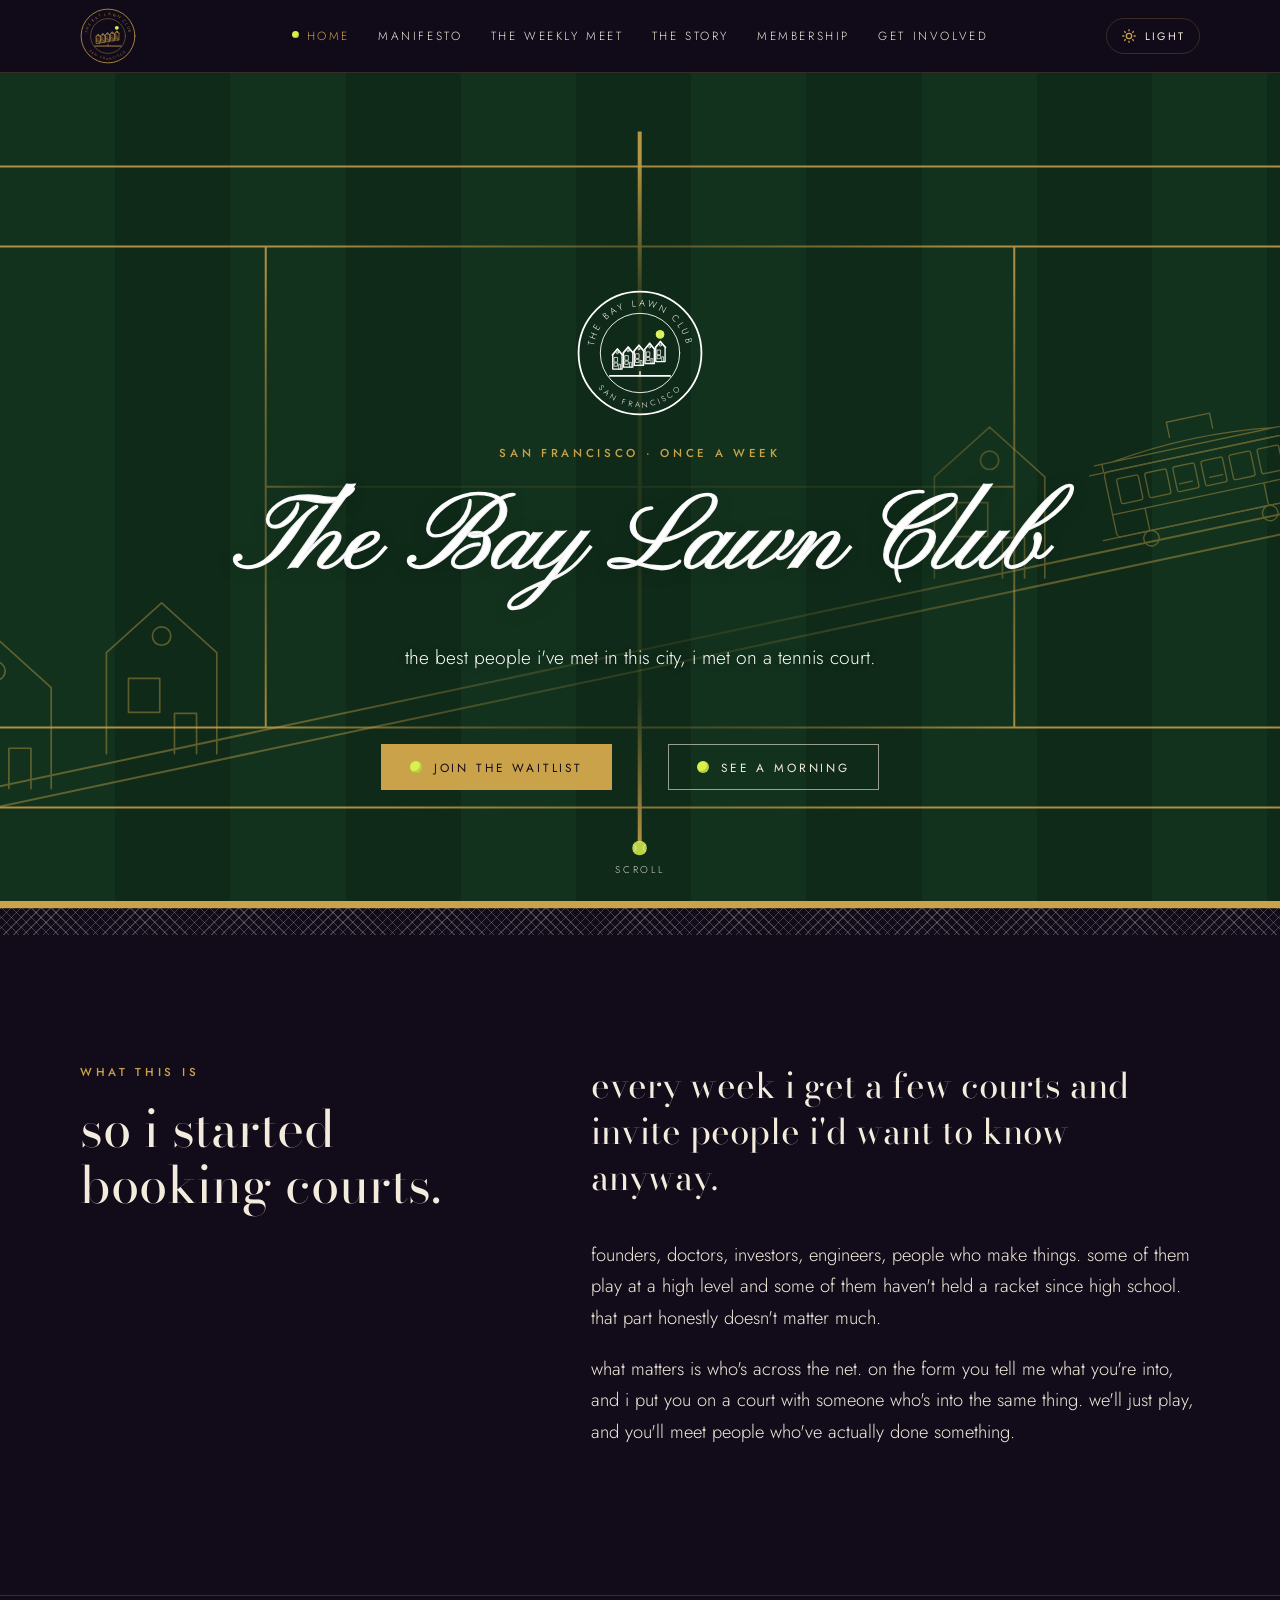
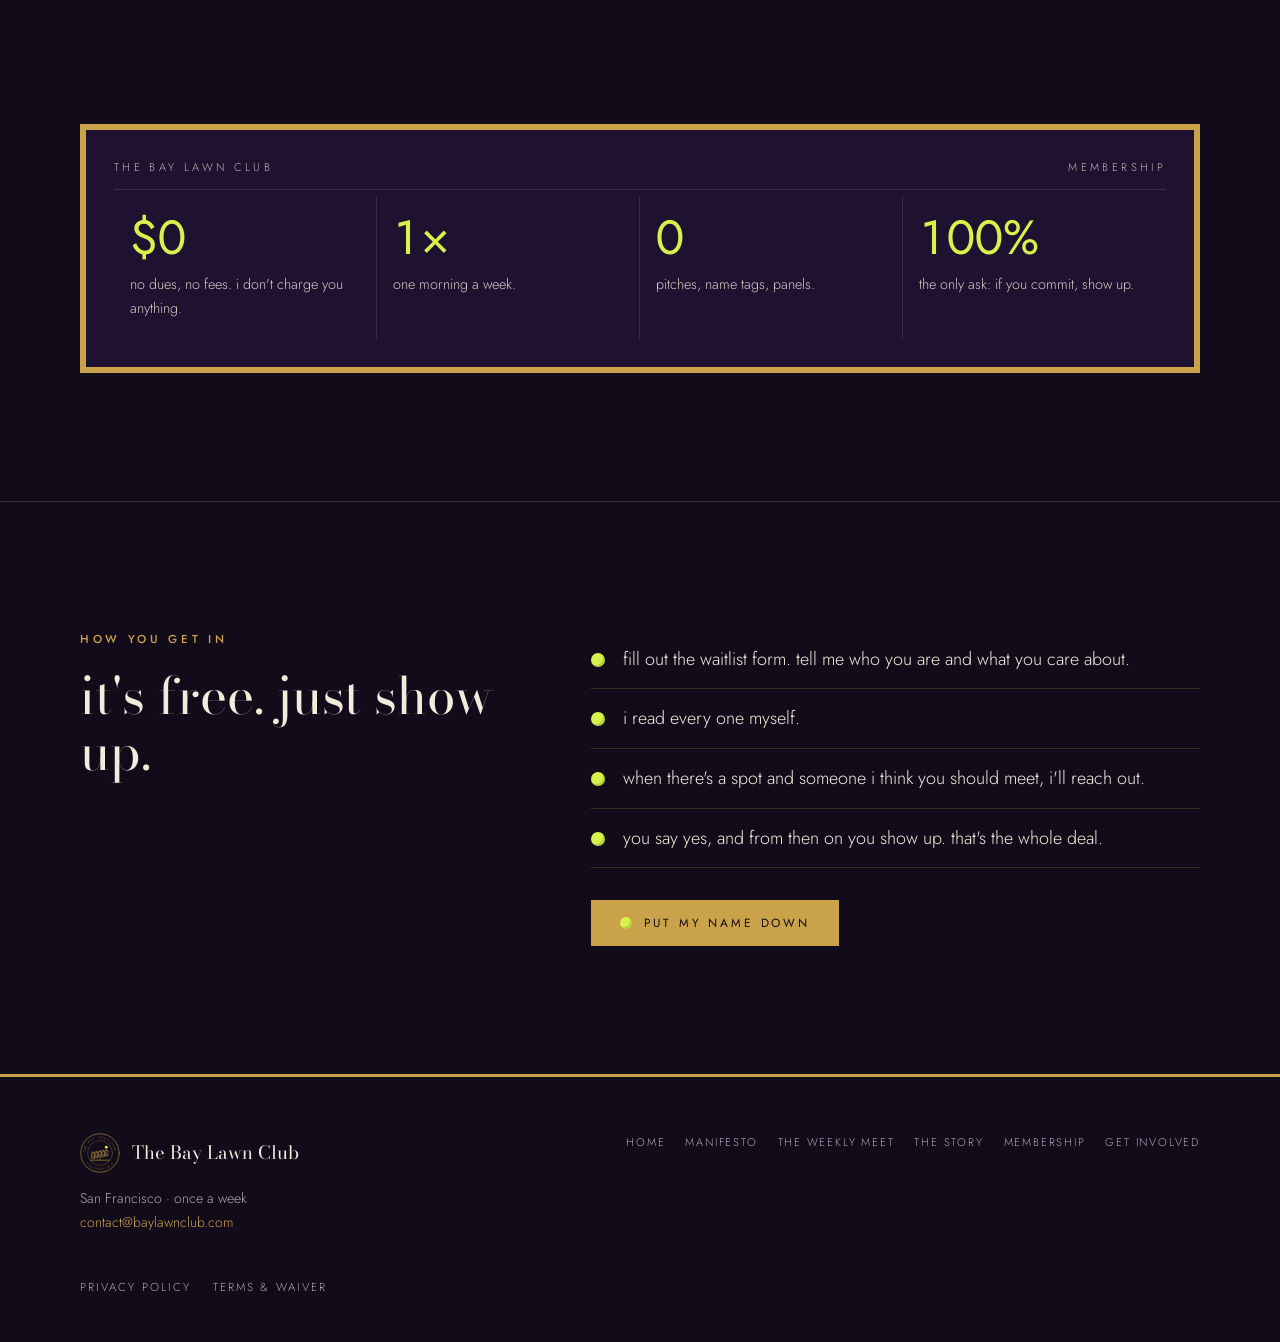
<file: index.html>
<!doctype html>
<html lang="en">
<head>
<meta charset="utf-8">
<meta name="viewport" content="width=device-width, initial-scale=1">
<title>The Bay Lawn Club · Free Weekly Tennis in San Francisco</title>
<meta name="description" content="Free weekly social tennis in San Francisco at Golden Gate Park's Goldman Tennis Center. All levels welcome. Get paired with interesting people who share what you're into. Join the waitlist.">
<link rel="canonical" href="https://baylawnclub.com/">
<meta property="og:type" content="website">
<meta property="og:site_name" content="The Bay Lawn Club">
<meta property="og:title" content="The Bay Lawn Club · Free Weekly Tennis in San Francisco">
<meta property="og:description" content="Free weekly social tennis in San Francisco at Golden Gate Park's Goldman Tennis Center. All levels welcome. Get paired with interesting people who share what you're into. Join the waitlist.">
<meta property="og:url" content="https://baylawnclub.com/">
<meta property="og:image" content="https://baylawnclub.com/og-image.jpg">
<meta property="og:image:width" content="1200">
<meta property="og:image:height" content="630">
<meta property="og:image:alt" content="The Bay Lawn Club: a green grass tennis court with a crowd in the stands, San Francisco">
<meta property="og:locale" content="en_US">
<meta name="twitter:card" content="summary_large_image">
<meta name="twitter:title" content="The Bay Lawn Club · Free Weekly Tennis in San Francisco">
<meta name="twitter:description" content="Free weekly social tennis in San Francisco at Golden Gate Park's Goldman Tennis Center. All levels welcome. Get paired with interesting people who share what you're into. Join the waitlist.">
<meta name="twitter:image" content="https://baylawnclub.com/og-image.jpg">
<script type="application/ld+json">{"@context":"https://schema.org","@graph":[{"@type":"SportsOrganization","@id":"https://baylawnclub.com/#club","name":"The Bay Lawn Club","url":"https://baylawnclub.com/","logo":"https://baylawnclub.com/apple-touch-icon.png","image":"https://baylawnclub.com/og-image.jpg","email":"contact@baylawnclub.com","description":"A free, volunteer-run weekly social tennis group in San Francisco that pairs players by level and by what they're into.","sport":"Tennis","founder":{"@type":"Person","name":"Krrish Ghindani"},"areaServed":{"@type":"City","name":"San Francisco"},"location":{"@type":"Place","name":"Goldman Tennis Center, Golden Gate Park","address":{"@type":"PostalAddress","streetAddress":"50 Bowling Green Dr","addressLocality":"San Francisco","addressRegion":"CA","addressCountry":"US"}}},{"@type":"WebSite","@id":"https://baylawnclub.com/#site","name":"The Bay Lawn Club","url":"https://baylawnclub.com/","publisher":{"@id":"https://baylawnclub.com/#club"}}]}</script>
<!-- /seo -->
<script>try{if(localStorage.getItem("blc-theme")!=="light")document.documentElement.setAttribute("data-theme","dark")}catch(e){document.documentElement.setAttribute("data-theme","dark")}</script>
<link rel="icon" href="favicon.svg" type="image/svg+xml">
<link rel="icon" href="favicon-32.png" sizes="32x32" type="image/png">
<link rel="apple-touch-icon" href="apple-touch-icon.png">
<meta name="theme-color" content="#120B1A">
<link rel="preconnect" href="https://fonts.googleapis.com">
<link rel="preconnect" href="https://fonts.gstatic.com" crossorigin>
<link href="https://fonts.googleapis.com/css2?family=Bodoni+Moda:ital,opsz,wght@0,6..96,400;0,6..96,500;1,6..96,400&family=Jost:wght@300;400;500&family=Pinyon+Script&display=swap" rel="stylesheet">
<link rel="stylesheet" href="style.css?v=20261029i">
</head>
<body class="slam-wimbledon">
<header class="site-header" id="site-header"></header>

<main>
  <section class="court-hero bridge-bg">
    <div class="narrow">
      <span class="crest-slot"></span>
      <span class="eyebrow">San Francisco · once a week</span>
      <h1 class="club-name">The Bay Lawn Club</h1>
      <p class="lede in-mid">the best people i've met in this city, i met on a tennis court.</p>
      <div class="btn-row net-split in-alley">
        <a class="btn light" href="membership.html#waitlist">Join the waitlist</a>
        <a class="btn ghost" href="weekly-meet.html">See a morning</a>
      </div>
    </div>
  </section>
  <div class="net-divider" aria-hidden="true"></div>

  <section>
    <div class="wrap split">
      <div class="reveal">
        <span class="eyebrow">What this is</span>
        <h2>so i started booking courts.</h2>
      </div>
      <div class="letter reveal">
        <p>every week i get a few courts and invite people i'd want to know anyway.</p>
        <p>founders, doctors, investors, engineers, people who make things. some of them play at a high level and some of them haven't held a racket since high school. that part honestly doesn't matter much.</p>
        <p>what matters is who's across the net. on the form you tell me what you're into, and i put you on a court with someone who's into the same thing. we'll just play, and you'll meet people who've actually done something.</p>
      </div>
    </div>
  </section>

  <section class="lined">
    <div class="wrap">
      <div class="scoreboard reveal">
        <div class="title"><span>The Bay Lawn Club</span><span>Membership</span></div>
        <div class="board-grid">
          <div><span class="big">$0</span><p>no dues, no fees. i don't charge you anything.</p></div>
          <div><span class="big">1×</span><p>one morning a week.</p></div>
          <div><span class="big">0</span><p>pitches, name tags, panels.</p></div>
          <div><span class="big">100%</span><p>the only ask: if you commit, show up.</p></div>
        </div>
      </div>
    </div>
  </section>

  <section class="lined">
    <div class="wrap split">
      <div class="reveal">
        <span class="eyebrow">How you get in</span>
        <h2>it's free. just show up.</h2>
      </div>
      <div class="reveal">
        <ul class="balls">
          <li>fill out the waitlist form. tell me who you are and what you care about.</li>
          <li>i read every one myself.</li>
          <li>when there's a spot and someone i think you should meet, i'll reach out.</li>
          <li>you say yes, and from then on you show up. that's the whole deal.</li>
        </ul>
        <div class="btn-row"><a class="btn" href="membership.html#waitlist">Put my name down</a></div>
      </div>
    </div>
  </section>
</main>

<footer class="site-footer" id="site-footer"></footer>
<script src="site.js?v=20261029i"></script>
</body>
</html>
</file>
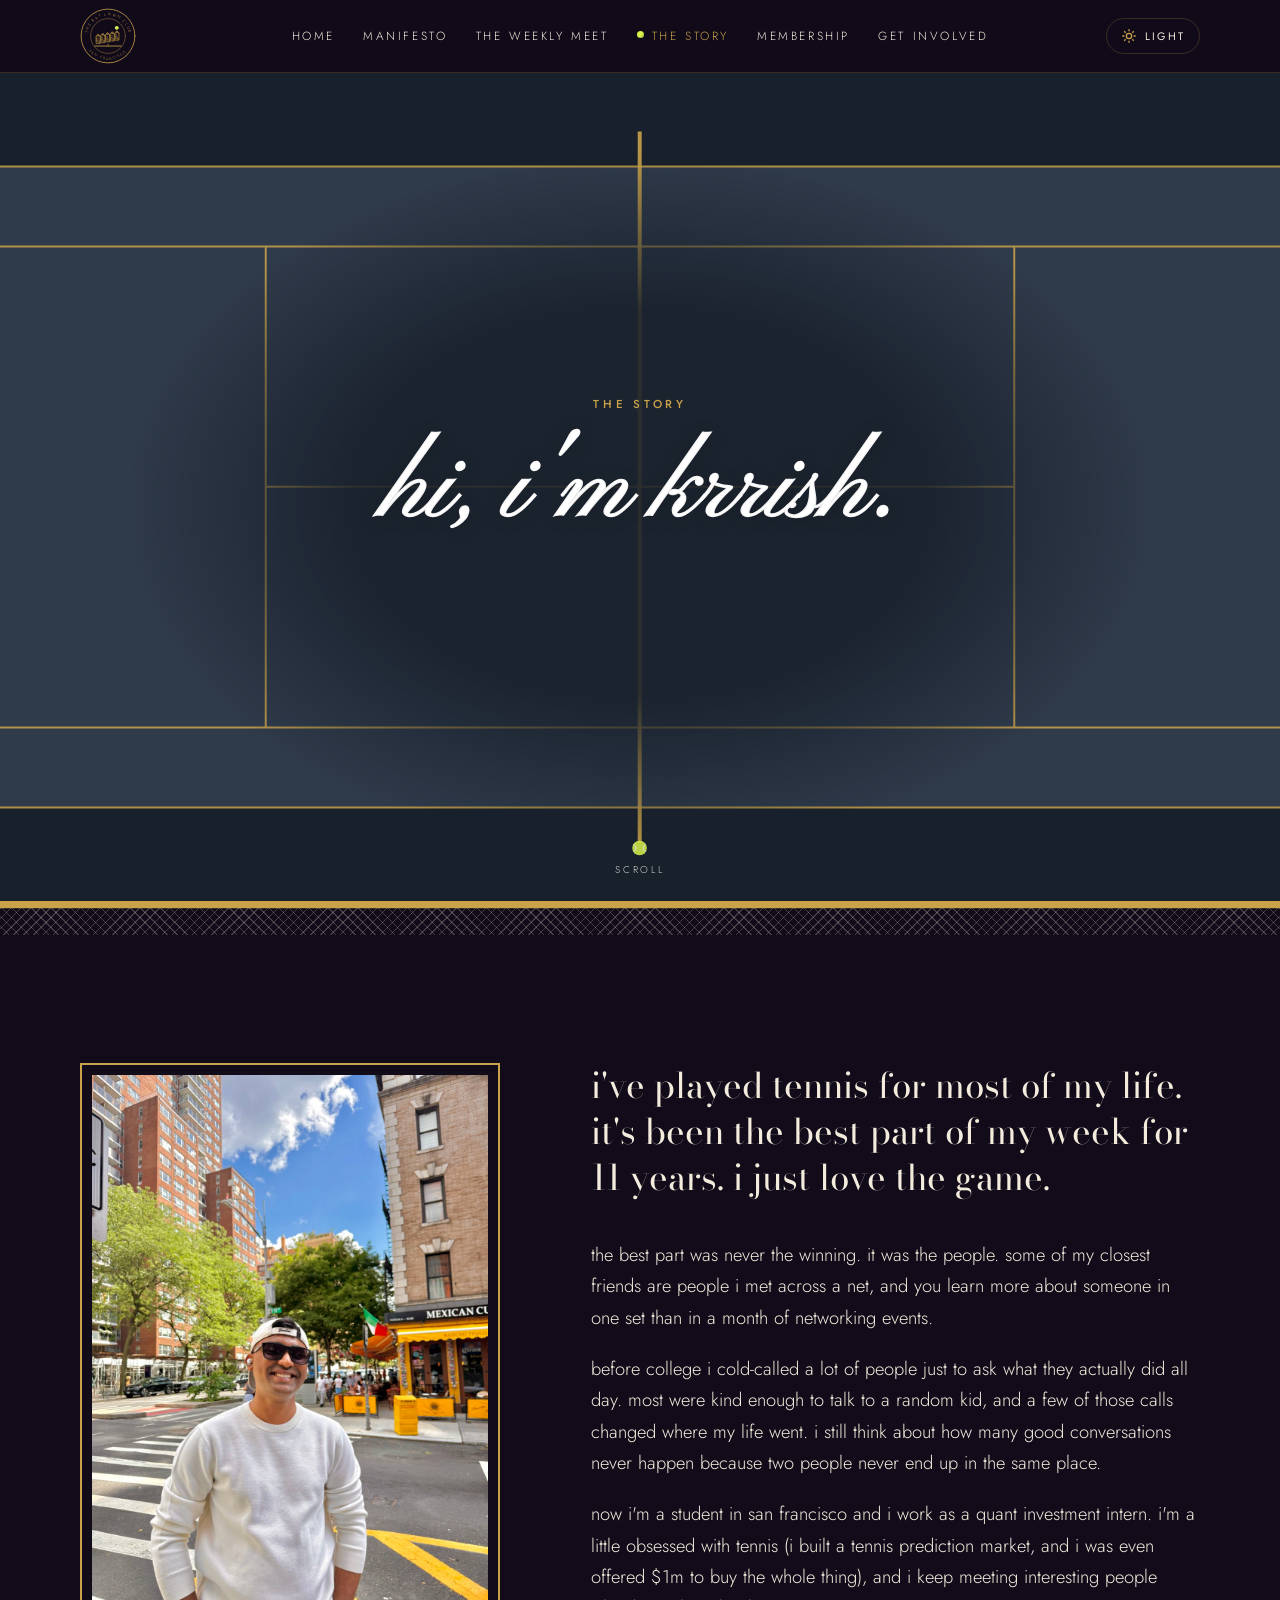
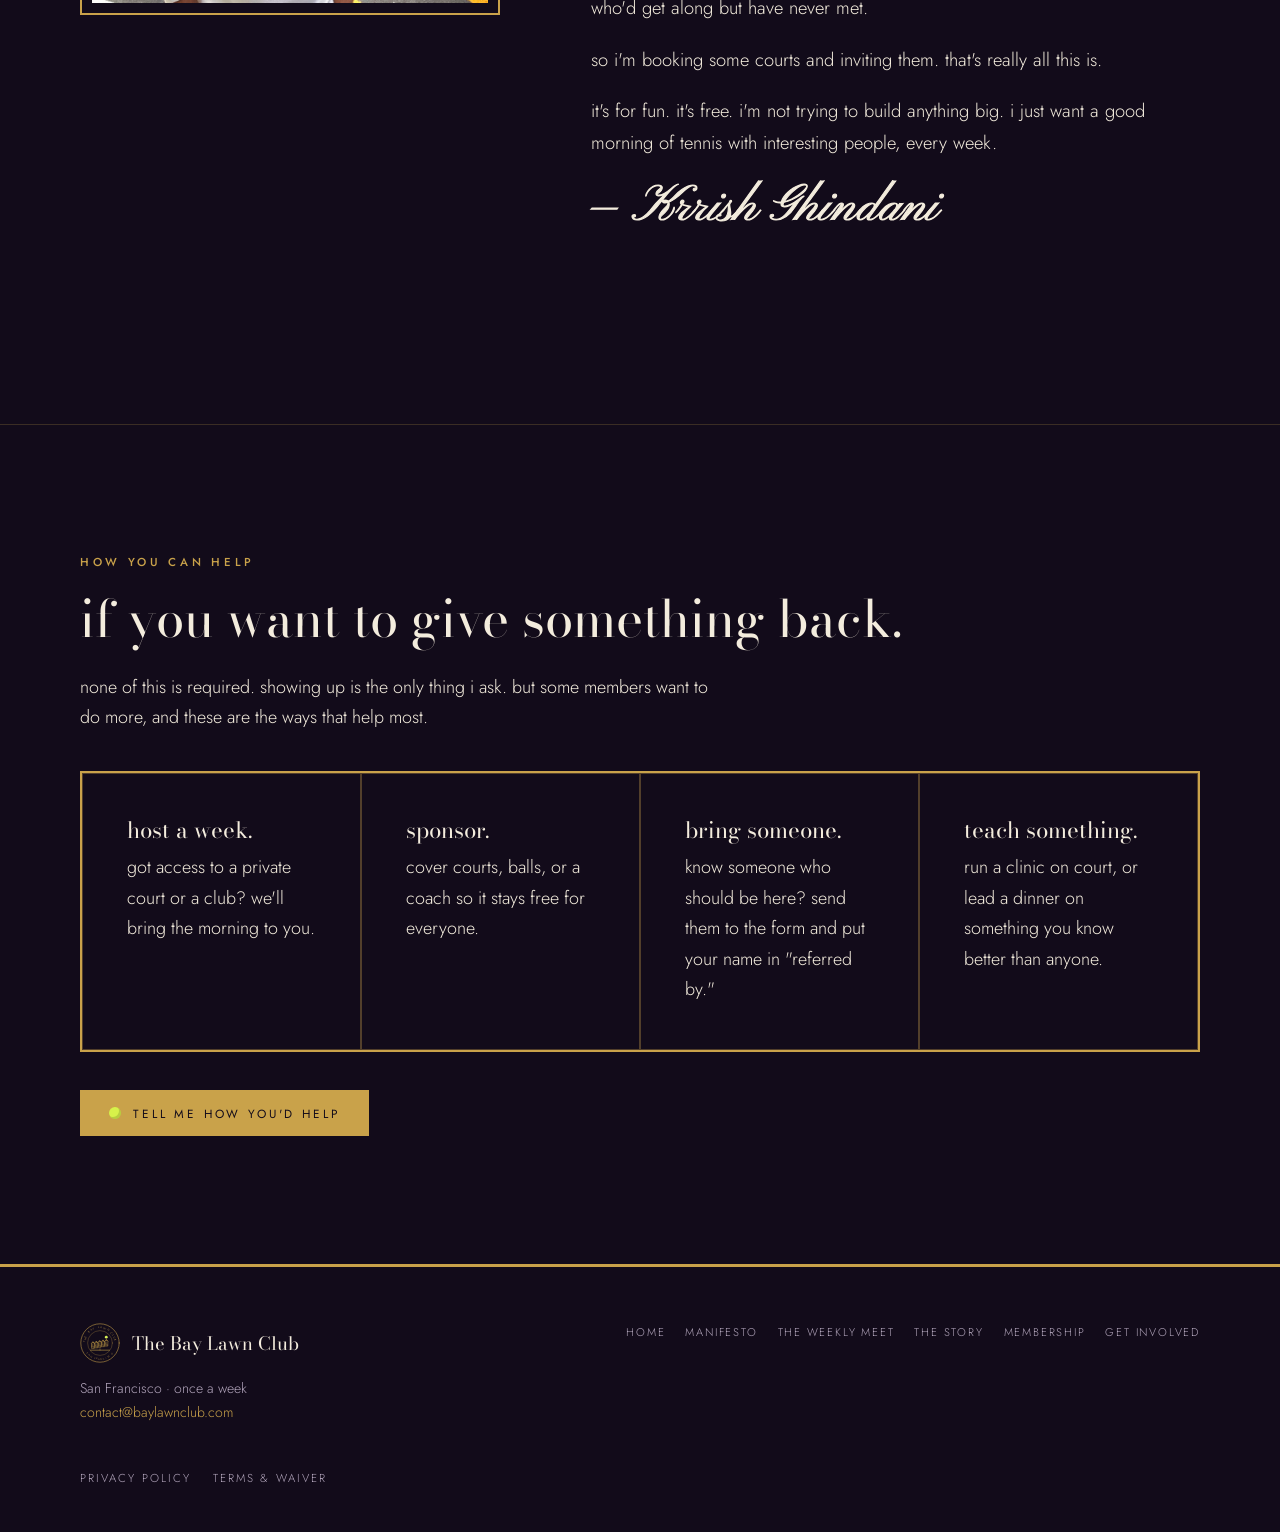
<file: founder.html>
<!doctype html>
<html lang="en">
<head>
<meta charset="utf-8">
<meta name="viewport" content="width=device-width, initial-scale=1">
<title>The Story · The Bay Lawn Club, San Francisco Tennis</title>
<meta name="description" content="Why Krrish Ghindani started The Bay Lawn Club, a free weekly tennis group in San Francisco for interesting people, and how members can help.">
<link rel="canonical" href="https://baylawnclub.com/founder.html">
<meta property="og:type" content="website">
<meta property="og:site_name" content="The Bay Lawn Club">
<meta property="og:title" content="The Story · The Bay Lawn Club, San Francisco Tennis">
<meta property="og:description" content="Why Krrish Ghindani started The Bay Lawn Club, a free weekly tennis group in San Francisco for interesting people, and how members can help.">
<meta property="og:url" content="https://baylawnclub.com/founder.html">
<meta property="og:image" content="https://baylawnclub.com/og-image.jpg">
<meta property="og:image:width" content="1200">
<meta property="og:image:height" content="630">
<meta property="og:image:alt" content="The Bay Lawn Club: a green grass tennis court with a crowd in the stands, San Francisco">
<meta property="og:locale" content="en_US">
<meta name="twitter:card" content="summary_large_image">
<meta name="twitter:title" content="The Story · The Bay Lawn Club, San Francisco Tennis">
<meta name="twitter:description" content="Why Krrish Ghindani started The Bay Lawn Club, a free weekly tennis group in San Francisco for interesting people, and how members can help.">
<meta name="twitter:image" content="https://baylawnclub.com/og-image.jpg">
<!-- /seo -->
<script>try{if(localStorage.getItem("blc-theme")!=="light")document.documentElement.setAttribute("data-theme","dark")}catch(e){document.documentElement.setAttribute("data-theme","dark")}</script>
<link rel="icon" href="favicon.svg" type="image/svg+xml">
<link rel="icon" href="favicon-32.png" sizes="32x32" type="image/png">
<link rel="apple-touch-icon" href="apple-touch-icon.png">
<meta name="theme-color" content="#120B1A">
<link rel="preconnect" href="https://fonts.googleapis.com">
<link rel="preconnect" href="https://fonts.gstatic.com" crossorigin>
<link href="https://fonts.googleapis.com/css2?family=Bodoni+Moda:ital,opsz,wght@0,6..96,400;0,6..96,500;1,6..96,400&family=Jost:wght@300;400;500&family=Pinyon+Script&display=swap" rel="stylesheet">
<link rel="stylesheet" href="style.css?v=20261029i">
</head>
<body class="slam-finals">
<header class="site-header" id="site-header"></header>

<main>
  <section class="court-hero">
    <div class="narrow">
      <span class="eyebrow">The Story</span>
      <h1>hi, i'm krrish.</h1>
    </div>
  </section>
  <div class="net-divider" aria-hidden="true"></div>
  <section>
    <div class="wrap split">
      <div class="reveal">
        <figure class="portrait">
          <img src="founder.jpg" alt="Krrish Ghindani, founder of The Bay Lawn Club" width="1050" height="1400">
        </figure>
      </div>
      <div class="letter reveal">
        <p>i've played tennis for most of my life. it's been the best part of my week for 11 years. i just love the game.</p>
        <p>the best part was never the winning. it was the people. some of my closest friends are people i met across a net, and you learn more about someone in one set than in a month of networking events.</p>
        <p>before college i cold-called a lot of people just to ask what they actually did all day. most were kind enough to talk to a random kid, and a few of those calls changed where my life went. i still think about how many good conversations never happen because two people never end up in the same place.</p>
        <p>now i'm a student in san francisco and i work as a quant investment intern. i'm a little obsessed with tennis (i built a tennis prediction market, and i was even offered $1m to buy the whole thing), and i keep meeting interesting people who'd get along but have never met.</p>
        <p>so i'm booking some courts and inviting them. that's really all this is.</p>
        <p>it's for fun. it's free. i'm not trying to build anything big. i just want a good morning of tennis with interesting people, every week.</p>
        <p class="sign autograph">— Krrish Ghindani</p>
      </div>
    </div>
  </section>

  <section class="lined" id="contribute">
    <div class="wrap">
      <div class="reveal" style="margin-bottom:2.4rem">
        <span class="eyebrow">How you can help</span>
        <h2>if you want to give something back.</h2>
        <p style="max-width:640px">none of this is required. showing up is the only thing i ask. but some members want to do more, and these are the ways that help most.</p>
      </div>
      <div class="service-boxes four reveal">
        <div><h3>host a week.</h3><p>got access to a private court or a club? we'll bring the morning to you.</p></div>
        <div><h3>sponsor.</h3><p>cover courts, balls, or a coach so it stays free for everyone.</p></div>
        <div><h3>bring someone.</h3><p>know someone who should be here? send them to the form and put your name in "referred by."</p></div>
        <div><h3>teach something.</h3><p>run a clinic on court, or lead a dinner on something you know better than anyone.</p></div>
      </div>
      <div class="reveal" style="margin-top:2.4rem"><a class="btn" href="membership.html#waitlist">Tell me how you'd help</a></div>
    </div>
  </section>
</main>

<footer class="site-footer" id="site-footer"></footer>
<script src="site.js?v=20261029i"></script>
</body>
</html>
</file>
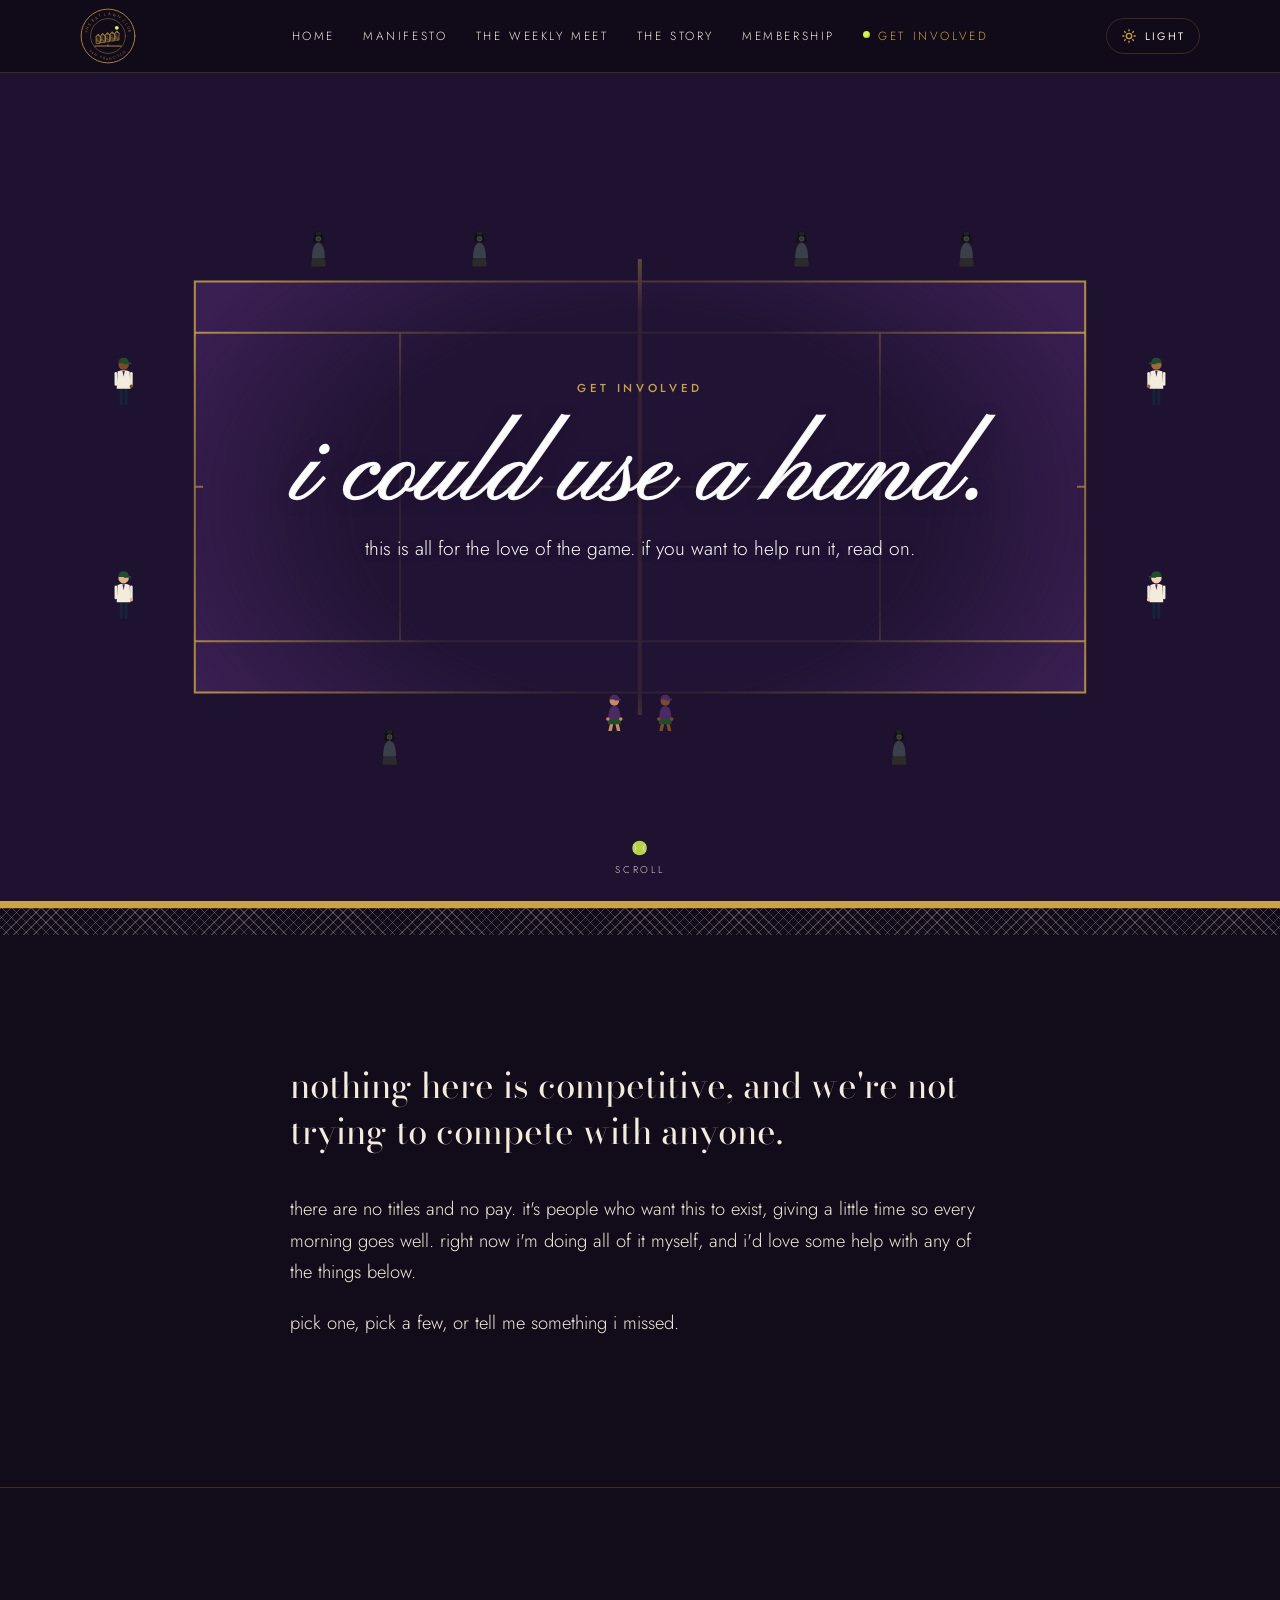
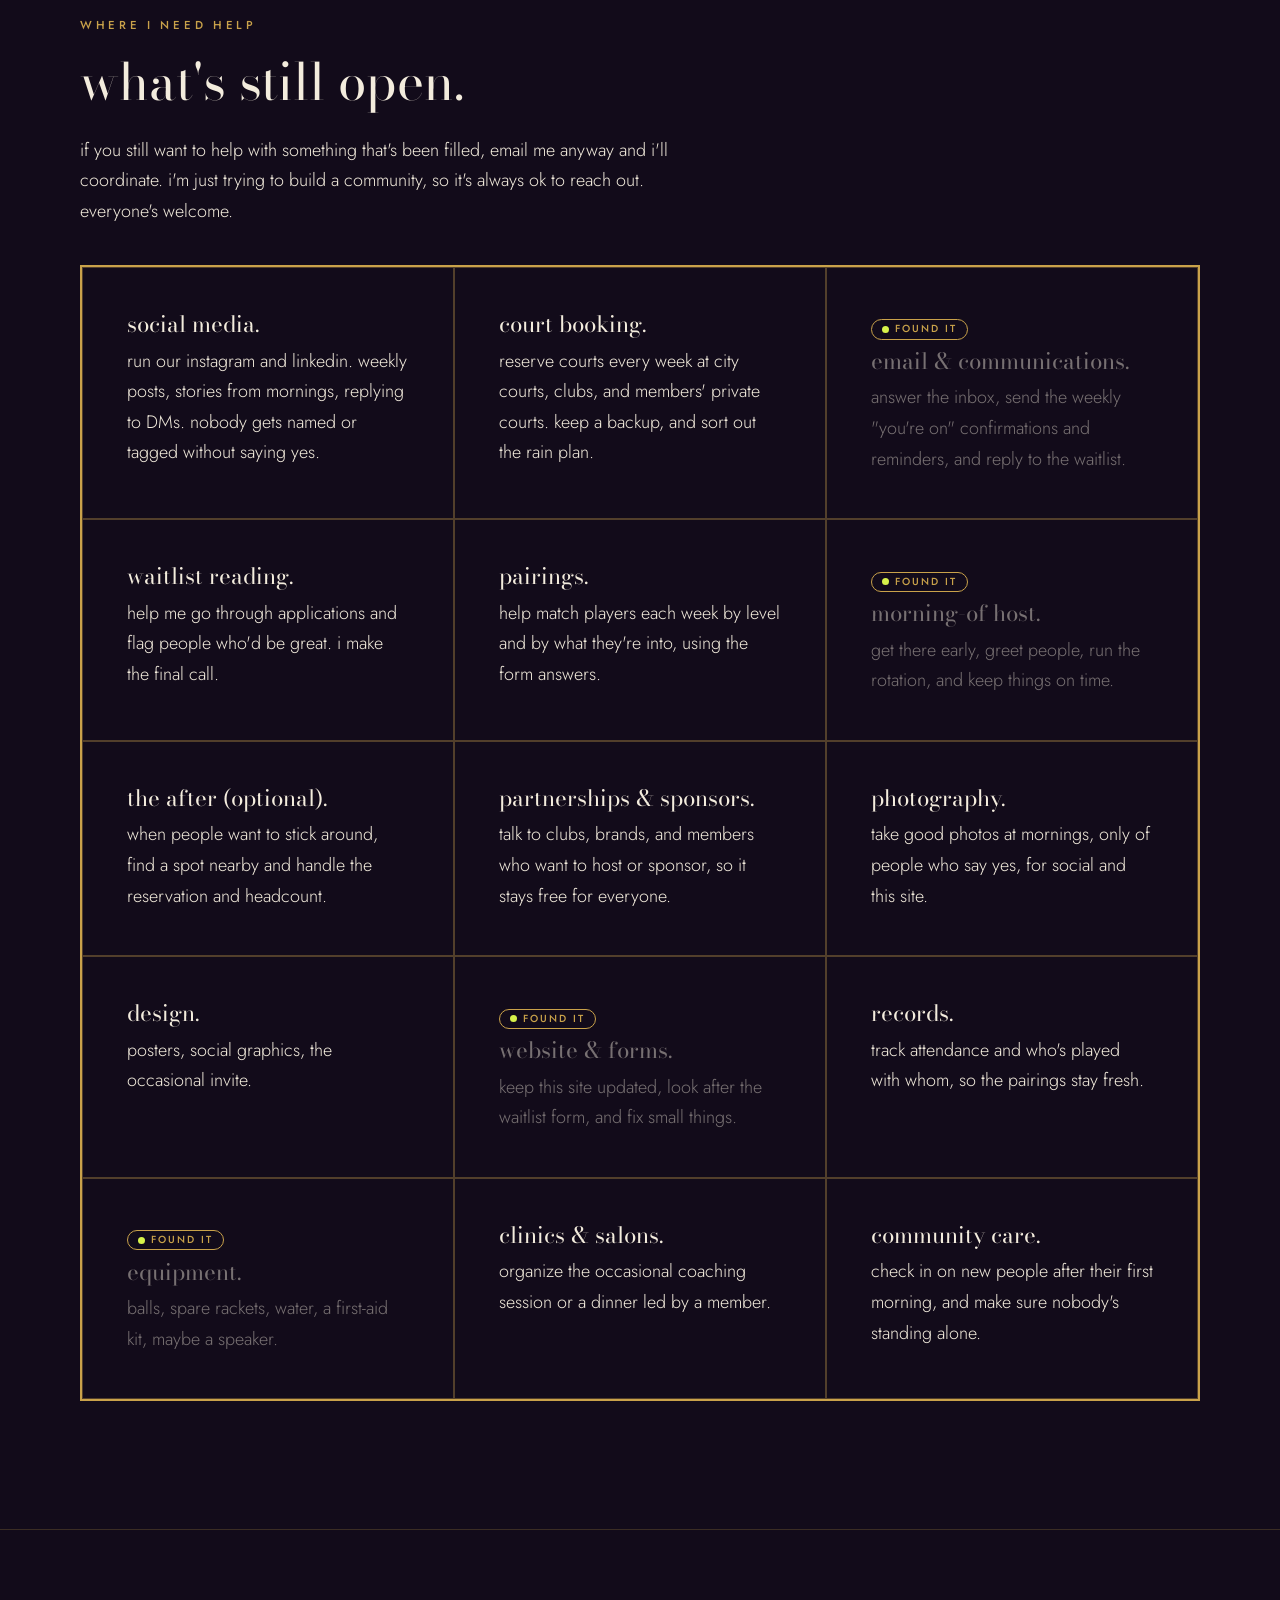
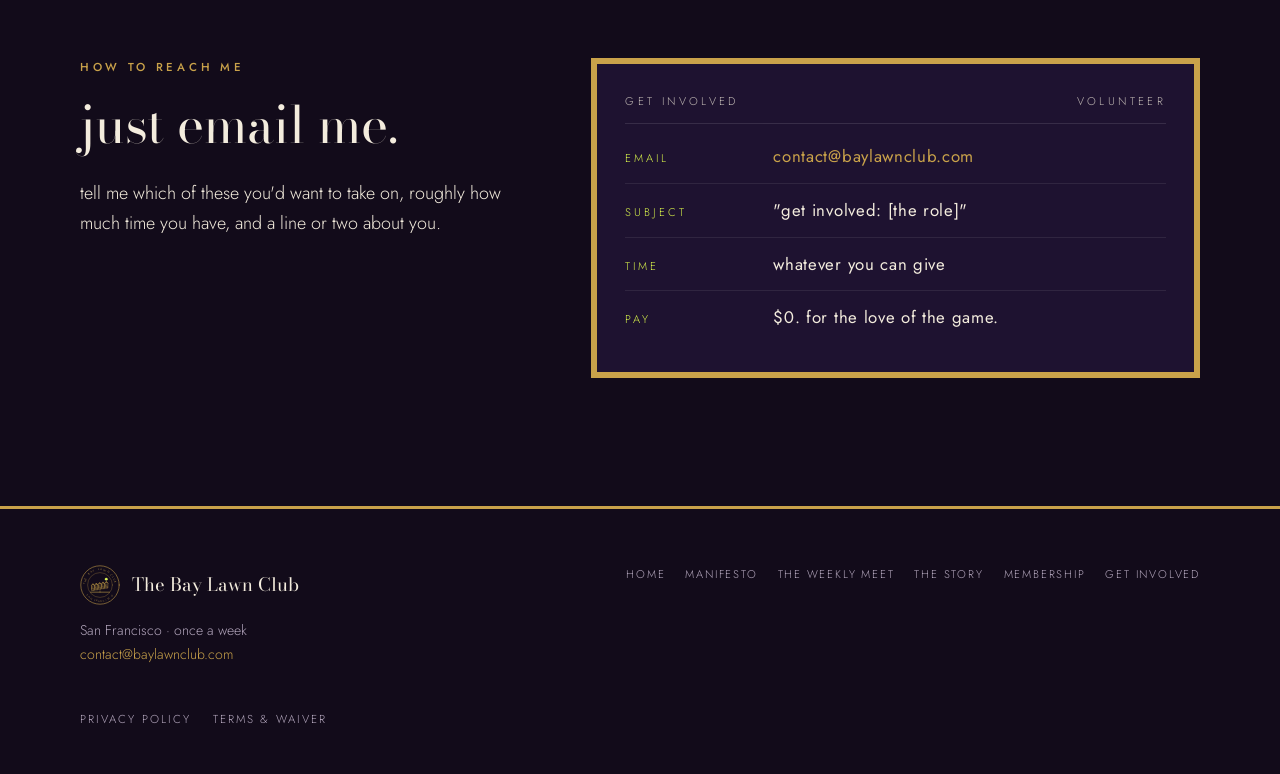
<file: get-involved.html>
<!doctype html>
<html lang="en">
<head>
<meta charset="utf-8">
<meta name="viewport" content="width=device-width, initial-scale=1">
<title>Volunteer · The Bay Lawn Club, San Francisco Tennis</title>
<meta name="description" content="Help run The Bay Lawn Club, a free volunteer-run tennis group in San Francisco: social media, court booking, pairings, photography and more.">
<link rel="canonical" href="https://baylawnclub.com/get-involved.html">
<meta property="og:type" content="website">
<meta property="og:site_name" content="The Bay Lawn Club">
<meta property="og:title" content="Volunteer · The Bay Lawn Club, San Francisco Tennis">
<meta property="og:description" content="Help run The Bay Lawn Club, a free volunteer-run tennis group in San Francisco: social media, court booking, pairings, photography and more.">
<meta property="og:url" content="https://baylawnclub.com/get-involved.html">
<meta property="og:image" content="https://baylawnclub.com/og-image.jpg">
<meta property="og:image:width" content="1200">
<meta property="og:image:height" content="630">
<meta property="og:image:alt" content="The Bay Lawn Club: a green grass tennis court with a crowd in the stands, San Francisco">
<meta property="og:locale" content="en_US">
<meta name="twitter:card" content="summary_large_image">
<meta name="twitter:title" content="Volunteer · The Bay Lawn Club, San Francisco Tennis">
<meta name="twitter:description" content="Help run The Bay Lawn Club, a free volunteer-run tennis group in San Francisco: social media, court booking, pairings, photography and more.">
<meta name="twitter:image" content="https://baylawnclub.com/og-image.jpg">
<!-- /seo -->
<script>try{if(localStorage.getItem("blc-theme")!=="light")document.documentElement.setAttribute("data-theme","dark")}catch(e){document.documentElement.setAttribute("data-theme","dark")}</script>
<link rel="icon" href="favicon.svg" type="image/svg+xml">
<link rel="icon" href="favicon-32.png" sizes="32x32" type="image/png">
<link rel="apple-touch-icon" href="apple-touch-icon.png">
<meta name="theme-color" content="#120B1A">
<link rel="preconnect" href="https://fonts.googleapis.com">
<link rel="preconnect" href="https://fonts.gstatic.com" crossorigin>
<link href="https://fonts.googleapis.com/css2?family=Bodoni+Moda:ital,opsz,wght@0,6..96,400;0,6..96,500;1,6..96,400&family=Jost:wght@300;400;500&family=Pinyon+Script&display=swap" rel="stylesheet">
<link rel="stylesheet" href="style.css?v=20261029i">
</head>
<body class="slam-royal">
<header class="site-header" id="site-header"></header>

<main>
  <section class="court-hero crew">
    <div class="narrow">
      <span class="eyebrow">Get Involved</span>
      <h1>i could use a hand.</h1>
      <p class="lede">this is all for the love of the game. if you want to help run it, read on.</p>
    </div>
  </section>
  <div class="net-divider" aria-hidden="true"></div>

  <section>
    <div class="narrow letter reveal">
      <p>nothing here is competitive, and we're not trying to compete with anyone.</p>
      <p>there are no titles and no pay. it's people who want this to exist, giving a little time so every morning goes well. right now i'm doing all of it myself, and i'd love some help with any of the things below.</p>
      <p>pick one, pick a few, or tell me something i missed.</p>
    </div>
  </section>

  <section class="lined">
    <div class="wrap">
      <div class="reveal" style="margin-bottom:2.4rem">
        <span class="eyebrow">Where i need help</span>
        <h2>what's still open.</h2>
        <p style="max-width:640px">if you still want to help with something that's been filled, email me anyway and i'll coordinate. i'm just trying to build a community, so it's always ok to reach out. everyone's welcome.</p>
      </div>
      <div class="service-boxes three reveal">
        <div><h3>social media.</h3><p>run our instagram and linkedin. weekly posts, stories from mornings, replying to DMs. nobody gets named or tagged without saying yes.</p></div>
        <div><h3>court booking.</h3><p>reserve courts every week at city courts, clubs, and members' private courts. keep a backup, and sort out the rain plan.</p></div>
        <div class="filled"><span class="filled-tag">found it</span><h3>email &amp; communications.</h3><p>answer the inbox, send the weekly "you're on" confirmations and reminders, and reply to the waitlist.</p></div>
        <div><h3>waitlist reading.</h3><p>help me go through applications and flag people who'd be great. i make the final call.</p></div>
        <div><h3>pairings.</h3><p>help match players each week by level and by what they're into, using the form answers.</p></div>
        <div class="filled"><span class="filled-tag">found it</span><h3>morning-of host.</h3><p>get there early, greet people, run the rotation, and keep things on time.</p></div>
        <div><h3>the after (optional).</h3><p>when people want to stick around, find a spot nearby and handle the reservation and headcount.</p></div>
        <div><h3>partnerships &amp; sponsors.</h3><p>talk to clubs, brands, and members who want to host or sponsor, so it stays free for everyone.</p></div>
        <div><h3>photography.</h3><p>take good photos at mornings, only of people who say yes, for social and this site.</p></div>
        <div><h3>design.</h3><p>posters, social graphics, the occasional invite.</p></div>
        <div class="filled"><span class="filled-tag">found it</span><h3>website &amp; forms.</h3><p>keep this site updated, look after the waitlist form, and fix small things.</p></div>
        <div><h3>records.</h3><p>track attendance and who's played with whom, so the pairings stay fresh.</p></div>
        <div class="filled"><span class="filled-tag">found it</span><h3>equipment.</h3><p>balls, spare rackets, water, a first-aid kit, maybe a speaker.</p></div>
        <div><h3>clinics &amp; salons.</h3><p>organize the occasional coaching session or a dinner led by a member.</p></div>
        <div><h3>community care.</h3><p>check in on new people after their first morning, and make sure nobody's standing alone.</p></div>
      </div>
    </div>
  </section>

  <section class="lined">
    <div class="wrap split">
      <div class="reveal">
        <span class="eyebrow">How to reach me</span>
        <h2>just email me.</h2>
        <p>tell me which of these you'd want to take on, roughly how much time you have, and a line or two about you.</p>
      </div>
      <div class="scoreboard reveal">
        <div class="title"><span>Get involved</span><span>Volunteer</span></div>
        <div class="row"><span class="k">Email</span><span class="v"><a href="mailto:contact@baylawnclub.com?subject=get%20involved">contact@baylawnclub.com</a></span></div>
        <div class="row"><span class="k">Subject</span><span class="v">"get involved: [the role]"</span></div>
        <div class="row"><span class="k">Time</span><span class="v">whatever you can give</span></div>
        <div class="row"><span class="k">Pay</span><span class="v">$0. for the love of the game.</span></div>
      </div>
    </div>
  </section>
</main>

<footer class="site-footer" id="site-footer"></footer>
<script src="site.js?v=20261029i"></script>
</body>
</html>
</file>
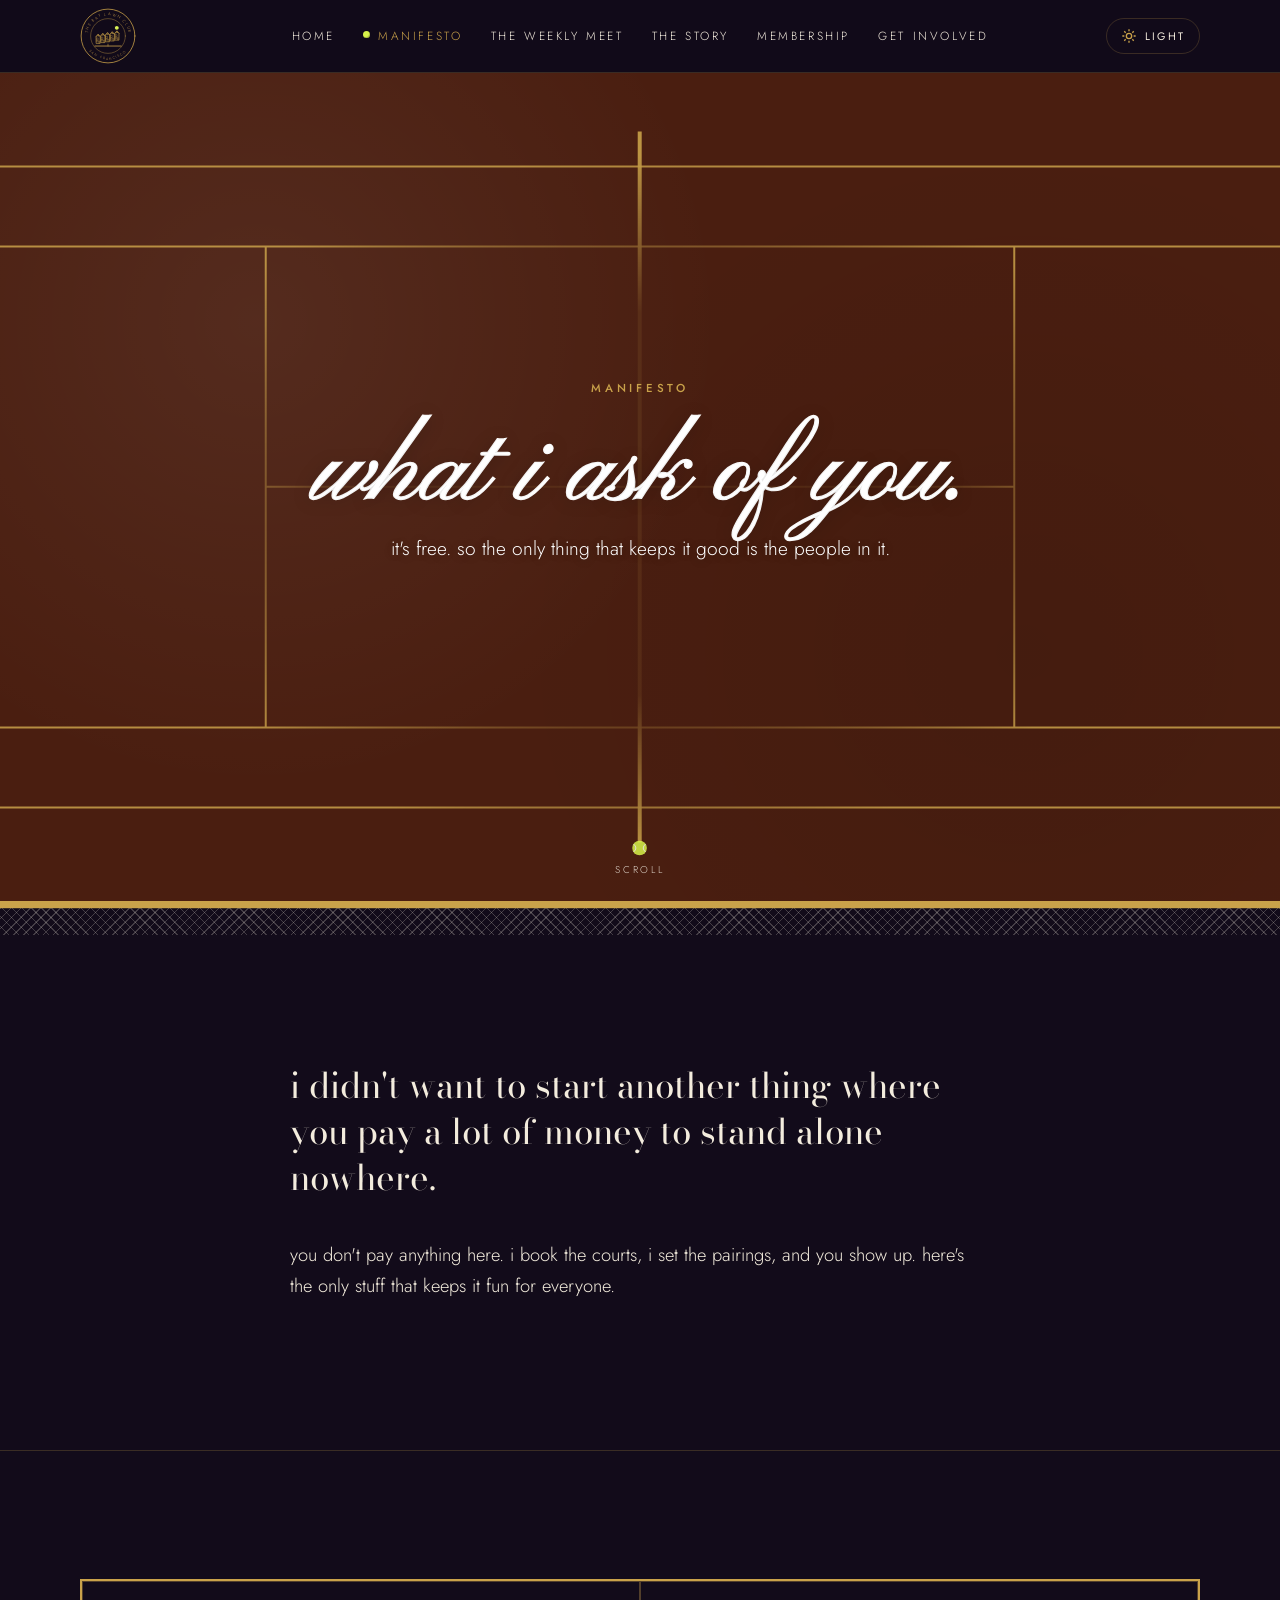
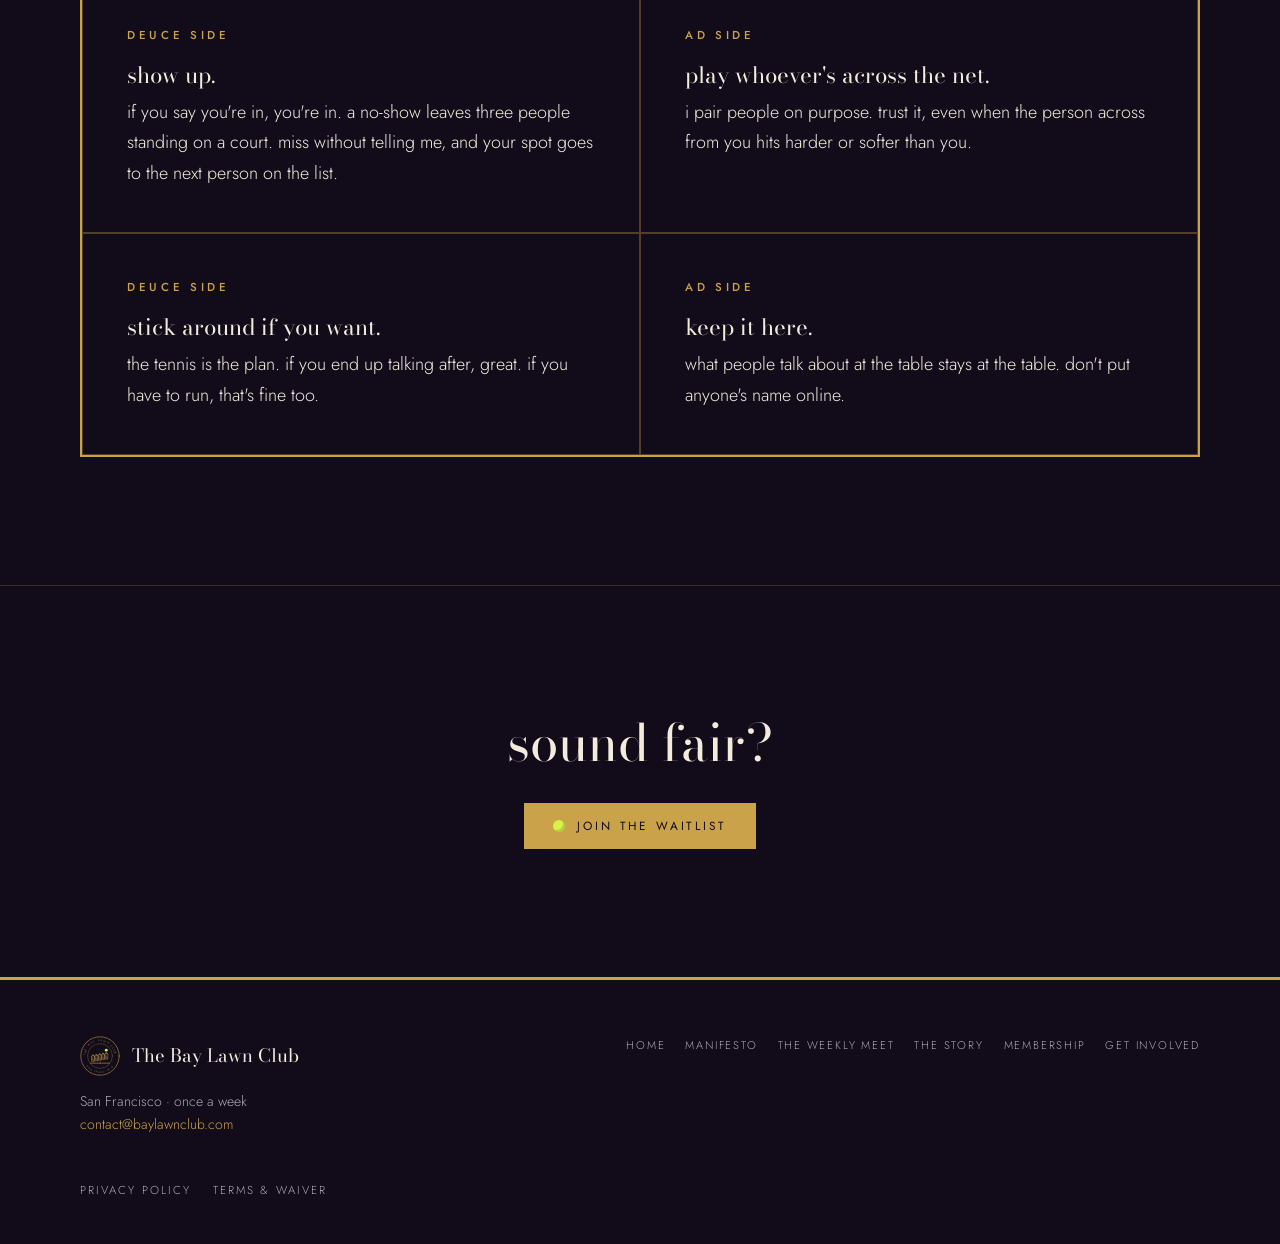
<file: manifesto.html>
<!doctype html>
<html lang="en">
<head>
<meta charset="utf-8">
<meta name="viewport" content="width=device-width, initial-scale=1">
<title>How It Works · The Bay Lawn Club, San Francisco Tennis</title>
<meta name="description" content="The few simple rules that keep The Bay Lawn Club's free weekly tennis in San Francisco fun for everyone.">
<link rel="canonical" href="https://baylawnclub.com/manifesto.html">
<meta property="og:type" content="website">
<meta property="og:site_name" content="The Bay Lawn Club">
<meta property="og:title" content="How It Works · The Bay Lawn Club, San Francisco Tennis">
<meta property="og:description" content="The few simple rules that keep The Bay Lawn Club's free weekly tennis in San Francisco fun for everyone.">
<meta property="og:url" content="https://baylawnclub.com/manifesto.html">
<meta property="og:image" content="https://baylawnclub.com/og-image.jpg">
<meta property="og:image:width" content="1200">
<meta property="og:image:height" content="630">
<meta property="og:image:alt" content="The Bay Lawn Club: a green grass tennis court with a crowd in the stands, San Francisco">
<meta property="og:locale" content="en_US">
<meta name="twitter:card" content="summary_large_image">
<meta name="twitter:title" content="How It Works · The Bay Lawn Club, San Francisco Tennis">
<meta name="twitter:description" content="The few simple rules that keep The Bay Lawn Club's free weekly tennis in San Francisco fun for everyone.">
<meta name="twitter:image" content="https://baylawnclub.com/og-image.jpg">
<!-- /seo -->
<script>try{if(localStorage.getItem("blc-theme")!=="light")document.documentElement.setAttribute("data-theme","dark")}catch(e){document.documentElement.setAttribute("data-theme","dark")}</script>
<link rel="icon" href="favicon.svg" type="image/svg+xml">
<link rel="icon" href="favicon-32.png" sizes="32x32" type="image/png">
<link rel="apple-touch-icon" href="apple-touch-icon.png">
<meta name="theme-color" content="#120B1A">
<link rel="preconnect" href="https://fonts.googleapis.com">
<link rel="preconnect" href="https://fonts.gstatic.com" crossorigin>
<link href="https://fonts.googleapis.com/css2?family=Bodoni+Moda:ital,opsz,wght@0,6..96,400;0,6..96,500;1,6..96,400&family=Jost:wght@300;400;500&family=Pinyon+Script&display=swap" rel="stylesheet">
<link rel="stylesheet" href="style.css?v=20261029i">
</head>
<body class="slam-rg">
<header class="site-header" id="site-header"></header>

<main>
  <section class="court-hero">
    <div class="narrow">
      <span class="eyebrow">Manifesto</span>
      <h1>what i ask of you.</h1>
      <p class="lede">it's free. so the only thing that keeps it good is the people in it.</p>
    </div>
  </section>
  <div class="net-divider" aria-hidden="true"></div>

  <section>
    <div class="narrow letter reveal">
      <p>i didn't want to start another thing where you pay a lot of money to stand alone nowhere.</p>
      <p>you don't pay anything here. i book the courts, i set the pairings, and you show up. here's the only stuff that keeps it fun for everyone.</p>
    </div>
  </section>

  <section class="lined">
    <div class="wrap">
      <div class="service-boxes reveal">
        <div>
          <span class="eyebrow">Deuce side</span>
          <h3>show up.</h3>
          <p>if you say you're in, you're in. a no-show leaves three people standing on a court. miss without telling me, and your spot goes to the next person on the list.</p>
        </div>
        <div>
          <span class="eyebrow">Ad side</span>
          <h3>play whoever's across the net.</h3>
          <p>i pair people on purpose. trust it, even when the person across from you hits harder or softer than you.</p>
        </div>
        <div>
          <span class="eyebrow">Deuce side</span>
          <h3>stick around if you want.</h3>
          <p>the tennis is the plan. if you end up talking after, great. if you have to run, that's fine too.</p>
        </div>
        <div>
          <span class="eyebrow">Ad side</span>
          <h3>keep it here.</h3>
          <p>what people talk about at the table stays at the table. don't put anyone's name online.</p>
        </div>
      </div>
    </div>
  </section>

  <section class="lined">
    <div class="narrow center reveal">
      <h2>sound fair?</h2>
      <div class="btn-row"><a class="btn" href="membership.html#waitlist">Join the waitlist</a></div>
    </div>
  </section>
</main>

<footer class="site-footer" id="site-footer"></footer>
<script src="site.js?v=20261029i"></script>
</body>
</html>
</file>
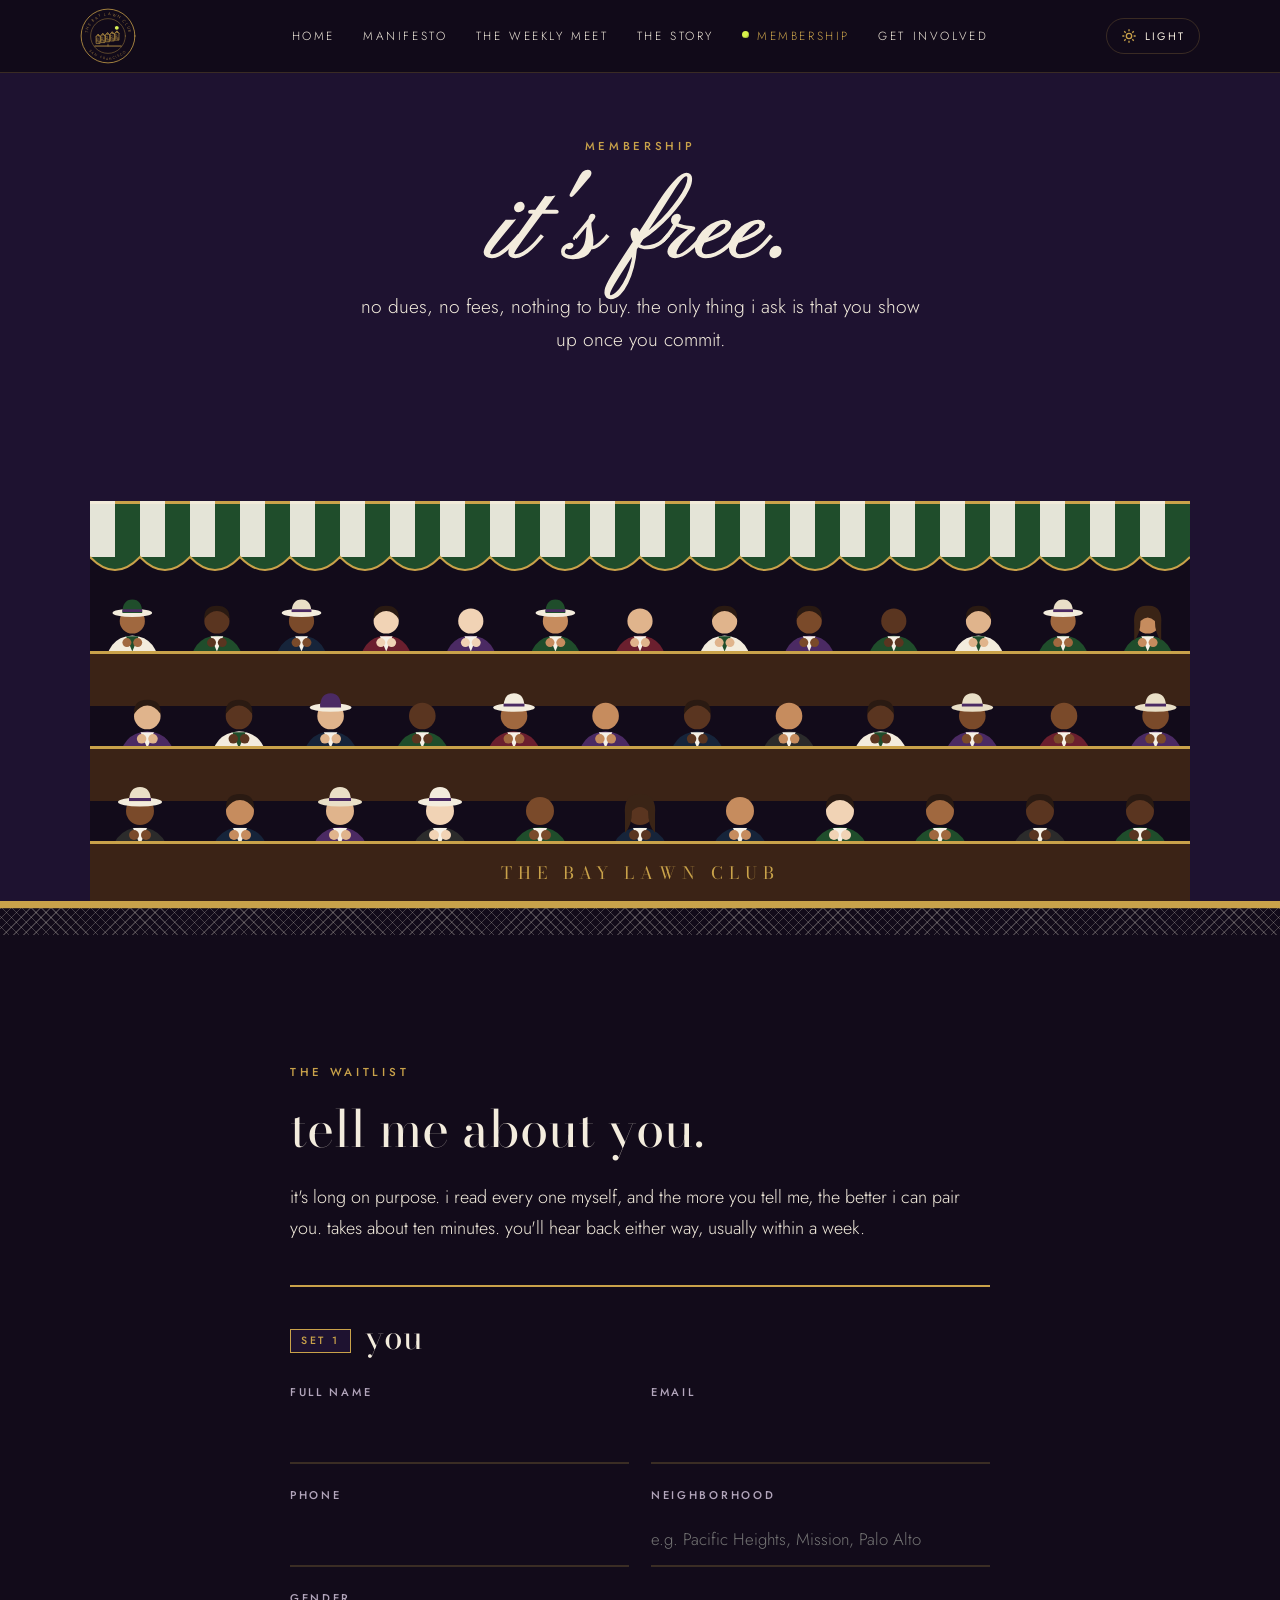
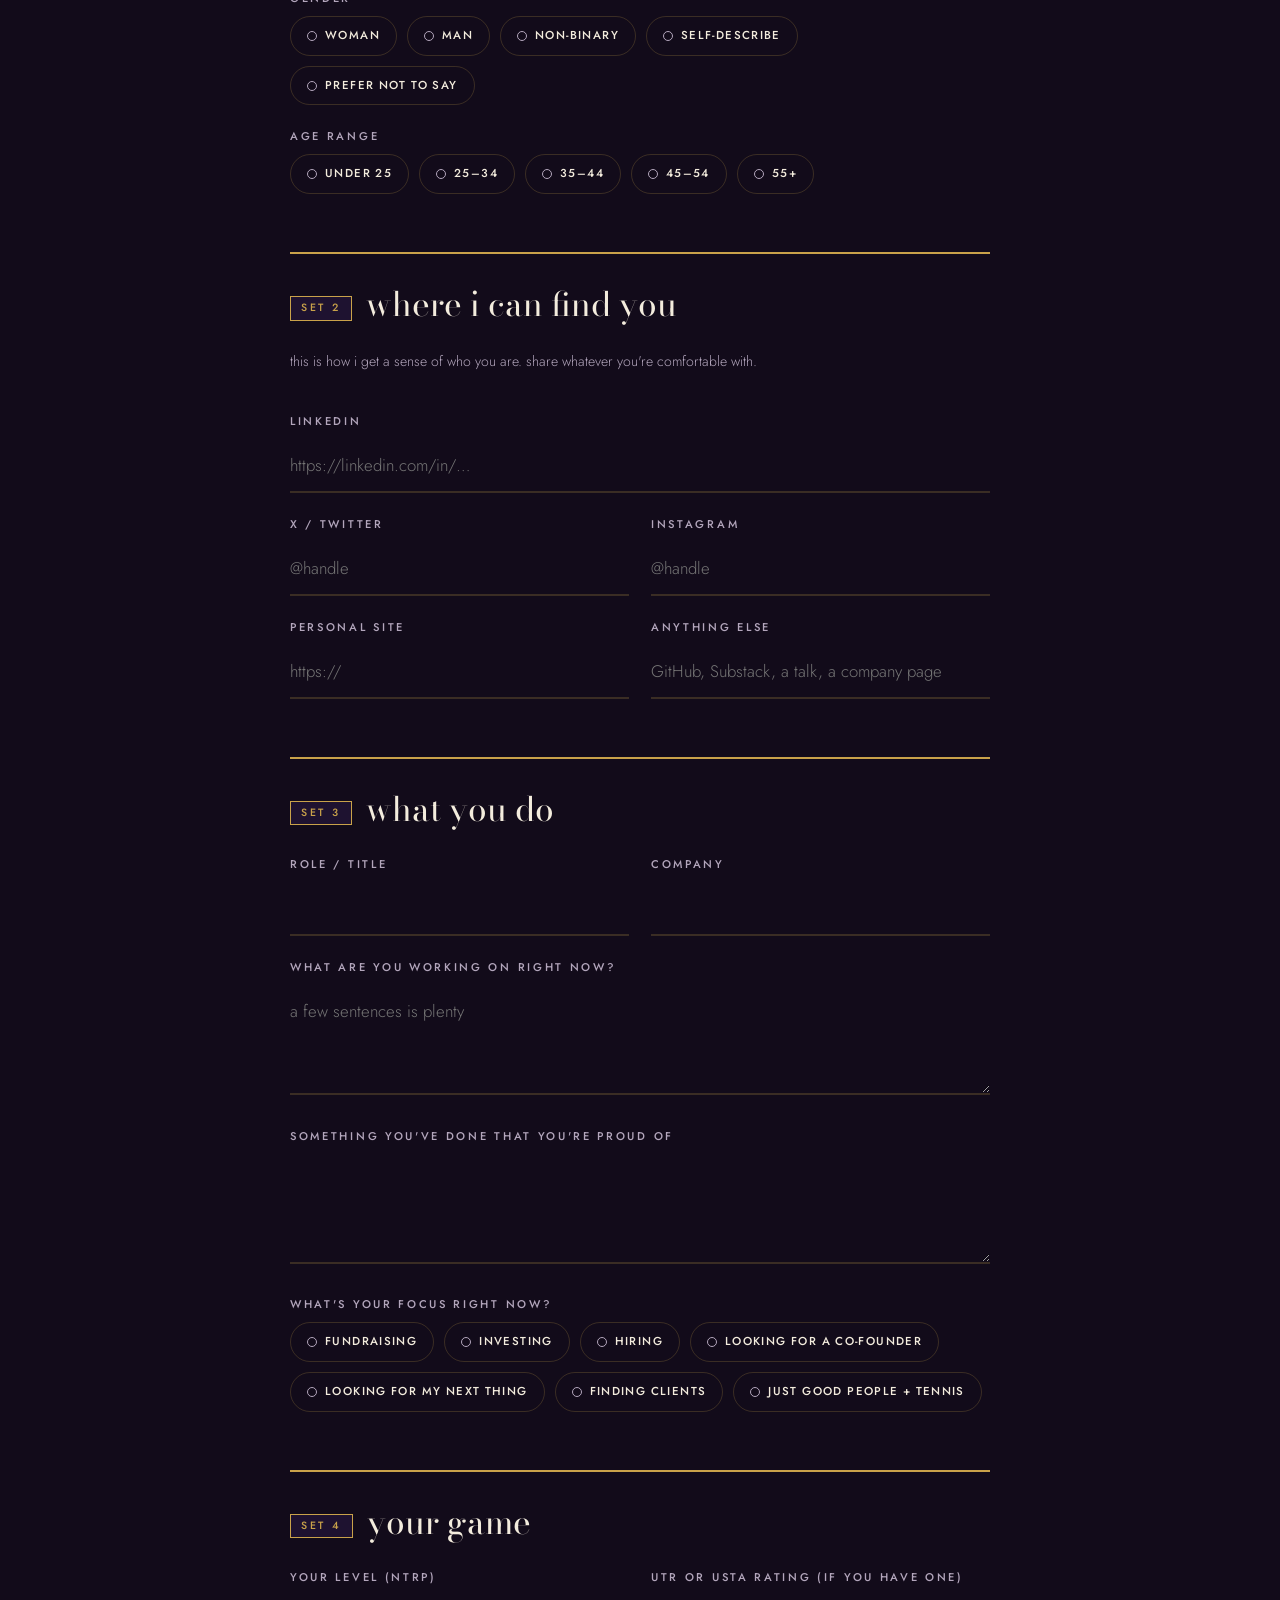
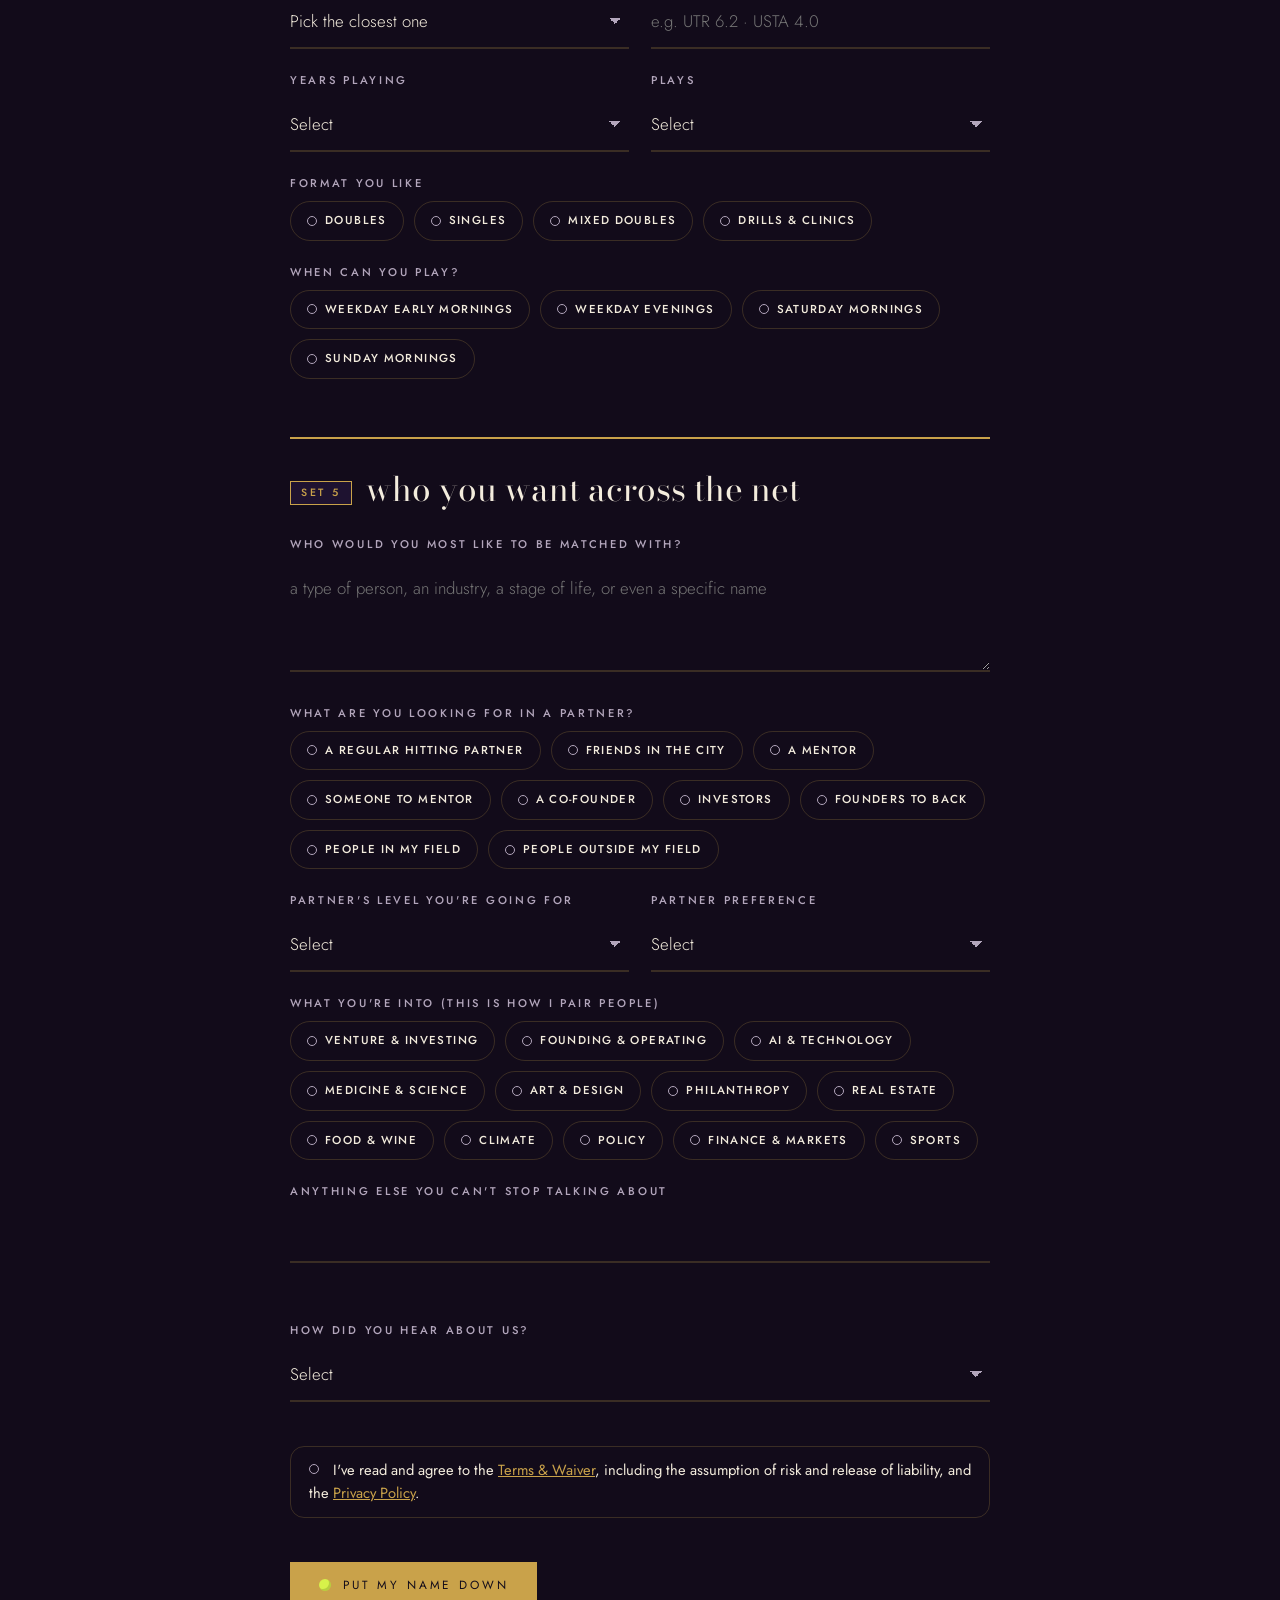
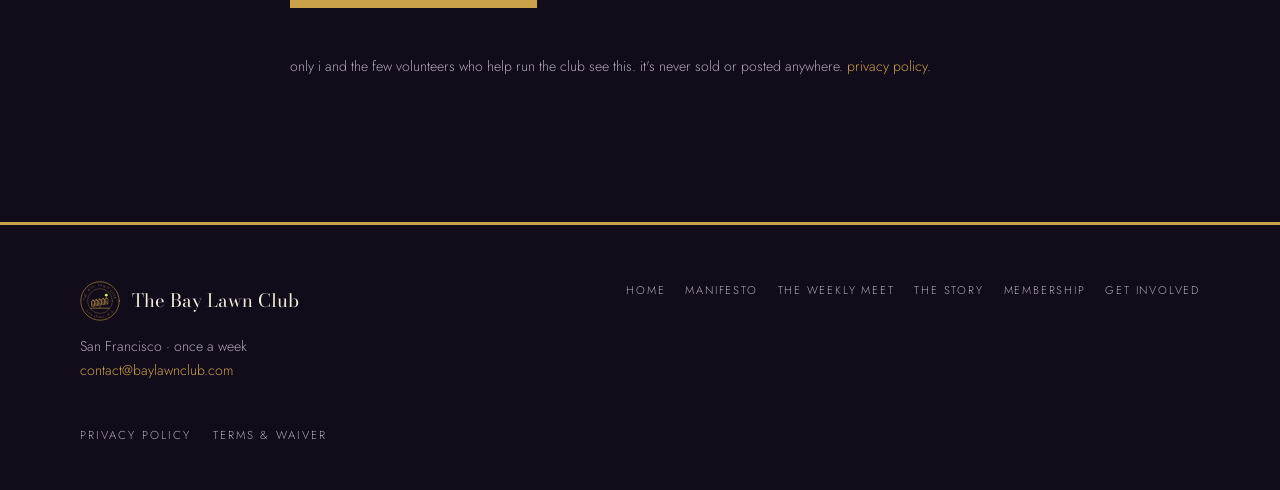
<file: membership.html>
<!doctype html>
<html lang="en">
<head>
<meta charset="utf-8">
<meta name="viewport" content="width=device-width, initial-scale=1">
<title>Join Free Social Tennis in San Francisco · The Bay Lawn Club</title>
<meta name="description" content="Membership in The Bay Lawn Club is free: no dues, no fees. Join the waitlist for weekly doubles tennis in San Francisco with people worth meeting.">
<link rel="canonical" href="https://baylawnclub.com/membership.html">
<meta property="og:type" content="website">
<meta property="og:site_name" content="The Bay Lawn Club">
<meta property="og:title" content="Join Free Social Tennis in San Francisco · The Bay Lawn Club">
<meta property="og:description" content="Membership in The Bay Lawn Club is free: no dues, no fees. Join the waitlist for weekly doubles tennis in San Francisco with people worth meeting.">
<meta property="og:url" content="https://baylawnclub.com/membership.html">
<meta property="og:image" content="https://baylawnclub.com/og-image.jpg">
<meta property="og:image:width" content="1200">
<meta property="og:image:height" content="630">
<meta property="og:image:alt" content="The Bay Lawn Club: a green grass tennis court with a crowd in the stands, San Francisco">
<meta property="og:locale" content="en_US">
<meta name="twitter:card" content="summary_large_image">
<meta name="twitter:title" content="Join Free Social Tennis in San Francisco · The Bay Lawn Club">
<meta name="twitter:description" content="Membership in The Bay Lawn Club is free: no dues, no fees. Join the waitlist for weekly doubles tennis in San Francisco with people worth meeting.">
<meta name="twitter:image" content="https://baylawnclub.com/og-image.jpg">
<!-- /seo -->
<script>try{if(localStorage.getItem("blc-theme")!=="light")document.documentElement.setAttribute("data-theme","dark")}catch(e){document.documentElement.setAttribute("data-theme","dark")}</script>
<link rel="icon" href="favicon.svg" type="image/svg+xml">
<link rel="icon" href="favicon-32.png" sizes="32x32" type="image/png">
<link rel="apple-touch-icon" href="apple-touch-icon.png">
<meta name="theme-color" content="#120B1A">
<link rel="preconnect" href="https://fonts.googleapis.com">
<link rel="preconnect" href="https://fonts.gstatic.com" crossorigin>
<link href="https://fonts.googleapis.com/css2?family=Bodoni+Moda:ital,opsz,wght@0,6..96,400;0,6..96,500;1,6..96,400&family=Jost:wght@300;400;500&family=Pinyon+Script&display=swap" rel="stylesheet">
<link rel="stylesheet" href="style.css?v=20261029i">
</head>
<body class="slam-wimbledon">
<header class="site-header" id="site-header"></header>

<main>
  <section class="box-hero">
    <div class="narrow">
      <span class="eyebrow">Membership</span>
      <h1>it's free.</h1>
      <p class="lede">no dues, no fees, nothing to buy. the only thing i ask is that you show up once you commit.</p>
    </div>
    <div class="royal-box" id="royal-box" aria-hidden="true"></div>
  </section>
  <div class="net-divider" aria-hidden="true"></div>

  <section id="waitlist">
    <div class="narrow">
      <div class="reveal" style="margin-bottom:2.6rem">
        <span class="eyebrow">The waitlist</span>
        <h2>tell me about you.</h2>
        <p>it's long on purpose. i read every one myself, and the more you tell me, the better i can pair you. takes about ten minutes. you'll hear back either way, usually within a week.</p>
      </div>

      <!-- submits to google sheet, see site.js -->
      <form id="waitlist-form" class="reveal" action="https://script.google.com/macros/s/AKfycbxUtRKKKjcSRWznfyXpOyA0rrQkqetcG0pqQkQSGp87U6Yrq9IT3EwR1_YTs4qvfj_j/exec" method="POST">
        <input type="text" name="_gotcha" class="hp" tabindex="-1" autocomplete="off" aria-hidden="true">

        <fieldset>
          <legend><span class="set-num">Set 1</span>you</legend>
          <div class="field-row">
            <div><label for="name">Full name</label><input id="name" name="name" required autocomplete="name"></div>
            <div><label for="email">Email</label><input id="email" name="email" type="email" required autocomplete="email"></div>
          </div>
          <div class="field-row">
            <div><label for="phone">Phone</label><input id="phone" name="phone" type="tel" required autocomplete="tel"></div>
            <div><label for="hood">Neighborhood</label><input id="hood" name="neighborhood" placeholder="e.g. Pacific Heights, Mission, Palo Alto"></div>
          </div>
          <div>
            <label>Gender</label>
            <div class="checks">
              <label><input type="radio" name="gender" value="Woman" required> Woman</label>
              <label><input type="radio" name="gender" value="Man"> Man</label>
              <label><input type="radio" name="gender" value="Non-binary"> Non-binary</label>
              <label><input type="radio" name="gender" value="Prefer to self-describe"> Self-describe</label>
              <label><input type="radio" name="gender" value="Prefer not to say"> Prefer not to say</label>
            </div>
          </div>
          <div>
            <label>Age range</label>
            <div class="checks">
              <label><input type="radio" name="age_range" value="Under 25"> Under 25</label>
              <label><input type="radio" name="age_range" value="25–34"> 25–34</label>
              <label><input type="radio" name="age_range" value="35–44"> 35–44</label>
              <label><input type="radio" name="age_range" value="45–54"> 45–54</label>
              <label><input type="radio" name="age_range" value="55+"> 55+</label>
            </div>
          </div>
        </fieldset>

        <fieldset>
          <legend><span class="set-num">Set 2</span>where i can find you</legend>
          <p class="form-note">this is how i get a sense of who you are. share whatever you're comfortable with.</p>
          <div><label for="linkedin">LinkedIn</label><input id="linkedin" name="linkedin" type="url" required placeholder="https://linkedin.com/in/…"></div>
          <div class="field-row">
            <div><label for="x">X / Twitter</label><input id="x" name="x_twitter" placeholder="@handle"></div>
            <div><label for="ig">Instagram</label><input id="ig" name="instagram" placeholder="@handle"></div>
          </div>
          <div class="field-row">
            <div><label for="site">Personal site</label><input id="site" name="website" type="url" placeholder="https://"></div>
            <div><label for="othersocial">Anything else</label><input id="othersocial" name="other_social" placeholder="GitHub, Substack, a talk, a company page"></div>
          </div>
        </fieldset>

        <fieldset>
          <legend><span class="set-num">Set 3</span>what you do</legend>
          <div class="field-row">
            <div><label for="role">Role / title</label><input id="role" name="role" required></div>
            <div><label for="company">Company</label><input id="company" name="company" required></div>
          </div>
          <div><label for="building">What are you working on right now?</label><textarea id="building" name="working_on" required placeholder="a few sentences is plenty"></textarea></div>
          <div><label for="proud">Something you've done that you're proud of</label><textarea id="proud" name="proud_of"></textarea></div>
          <div>
            <label>What's your focus right now?</label>
            <div class="checks">
              <label><input type="checkbox" name="intent" value="Fundraising"> Fundraising</label>
              <label><input type="checkbox" name="intent" value="Investing"> Investing</label>
              <label><input type="checkbox" name="intent" value="Hiring"> Hiring</label>
              <label><input type="checkbox" name="intent" value="Looking for a co-founder"> Looking for a co-founder</label>
              <label><input type="checkbox" name="intent" value="Looking for my next thing"> Looking for my next thing</label>
              <label><input type="checkbox" name="intent" value="Selling / finding clients"> Finding clients</label>
              <label><input type="checkbox" name="intent" value="Just here for good people and tennis"> Just good people + tennis</label>
            </div>
          </div>
        </fieldset>

        <fieldset>
          <legend><span class="set-num">Set 4</span>your game</legend>
          <div class="field-row">
            <div>
              <label for="level">Your level (NTRP)</label>
              <select id="level" name="ntrp_rating" required>
                <option value="" disabled selected>Pick the closest one</option>
                <option>haven't played in years</option>
                <option>2.5 · learning to rally</option>
                <option>3.0 · consistent at medium pace</option>
                <option>3.5 · solid club player</option>
                <option>4.0 · strong, dependable shots</option>
                <option>4.5 · power and spin, plays tournaments</option>
                <option>5.0+ · college / ranked / ITF</option>
              </select>
            </div>
            <div><label for="utr">UTR or USTA rating (if you have one)</label><input id="utr" name="utr_usta" placeholder="e.g. UTR 6.2 · USTA 4.0"></div>
          </div>
          <div class="field-row">
            <div>
              <label for="years">Years playing</label>
              <select id="years" name="years_playing">
                <option value="" disabled selected>Select</option>
                <option>less than 1</option><option>1–3</option><option>3–10</option><option>10+</option>
              </select>
            </div>
            <div>
              <label for="hand">Plays</label>
              <select id="hand" name="handedness">
                <option value="" disabled selected>Select</option>
                <option>right-handed</option><option>left-handed</option>
              </select>
            </div>
          </div>
          <div>
            <label>Format you like</label>
            <div class="checks">
              <label><input type="checkbox" name="format" value="Doubles"> Doubles</label>
              <label><input type="checkbox" name="format" value="Singles"> Singles</label>
              <label><input type="checkbox" name="format" value="Mixed doubles"> Mixed doubles</label>
              <label><input type="checkbox" name="format" value="Drills / clinics"> Drills &amp; clinics</label>
            </div>
          </div>
          <div>
            <label>When can you play?</label>
            <div class="checks">
              <label><input type="checkbox" name="availability" value="Weekday early mornings"> Weekday early mornings</label>
              <label><input type="checkbox" name="availability" value="Weekday evenings"> Weekday evenings</label>
              <label><input type="checkbox" name="availability" value="Saturday mornings"> Saturday mornings</label>
              <label><input type="checkbox" name="availability" value="Sunday mornings"> Sunday mornings</label>
            </div>
          </div>
        </fieldset>

        <fieldset>
          <legend><span class="set-num">Set 5</span>who you want across the net</legend>
          <div><label for="match">Who would you most like to be matched with?</label><textarea id="match" name="want_to_meet" required placeholder="a type of person, an industry, a stage of life, or even a specific name"></textarea></div>
          <div>
            <label>What are you looking for in a partner?</label>
            <div class="checks">
              <label><input type="checkbox" name="partner_looking_for" value="A regular hitting partner"> A regular hitting partner</label>
              <label><input type="checkbox" name="partner_looking_for" value="Friends in the city"> Friends in the city</label>
              <label><input type="checkbox" name="partner_looking_for" value="A mentor"> A mentor</label>
              <label><input type="checkbox" name="partner_looking_for" value="Someone to mentor"> Someone to mentor</label>
              <label><input type="checkbox" name="partner_looking_for" value="Co-founder"> A co-founder</label>
              <label><input type="checkbox" name="partner_looking_for" value="Investors"> Investors</label>
              <label><input type="checkbox" name="partner_looking_for" value="Founders to back"> Founders to back</label>
              <label><input type="checkbox" name="partner_looking_for" value="People in my field"> People in my field</label>
              <label><input type="checkbox" name="partner_looking_for" value="People outside my field"> People outside my field</label>
            </div>
          </div>
          <div class="field-row">
            <div>
              <label for="plevel">Partner's level you're going for</label>
              <select id="plevel" name="partner_rating">
                <option value="" disabled selected>Select</option>
                <option>around my level</option>
                <option>a bit stronger than me</option>
                <option>a bit newer than me</option>
                <option>doesn't matter</option>
                <option>3.0 and up</option>
                <option>3.5 and up</option>
                <option>4.0 and up</option>
                <option>4.5 and up</option>
              </select>
            </div>
            <div>
              <label for="pgender">Partner preference</label>
              <select id="pgender" name="partner_gender">
                <option value="" disabled selected>Select</option>
                <option>no preference</option>
                <option>women</option>
                <option>men</option>
                <option>mixed doubles</option>
              </select>
            </div>
          </div>
          <div>
            <label>What you're into (this is how I pair people)</label>
            <div class="checks">
              <label><input type="checkbox" name="interests" value="Venture & investing"> Venture &amp; investing</label>
              <label><input type="checkbox" name="interests" value="Founding & operating"> Founding &amp; operating</label>
              <label><input type="checkbox" name="interests" value="AI & technology"> AI &amp; technology</label>
              <label><input type="checkbox" name="interests" value="Medicine & science"> Medicine &amp; science</label>
              <label><input type="checkbox" name="interests" value="Art & design"> Art &amp; design</label>
              <label><input type="checkbox" name="interests" value="Philanthropy"> Philanthropy</label>
              <label><input type="checkbox" name="interests" value="Real estate"> Real estate</label>
              <label><input type="checkbox" name="interests" value="Food & wine"> Food &amp; wine</label>
              <label><input type="checkbox" name="interests" value="Climate"> Climate</label>
              <label><input type="checkbox" name="interests" value="Policy"> Policy</label>
              <label><input type="checkbox" name="interests" value="Finance & markets"> Finance &amp; markets</label>
              <label><input type="checkbox" name="interests" value="Sports"> Sports</label>
            </div>
          </div>
          <div><label for="other">Anything else you can't stop talking about</label><input id="other" name="other_interests"></div>
        </fieldset>

        <div>
          <label for="heard">How did you hear about us?</label>
          <select id="heard" name="heard_from">
            <option value="" disabled selected>Select</option>
            <option>a friend / member</option><option>LinkedIn</option><option>Instagram</option><option>X / Twitter</option><option>an event</option><option>other</option>
          </select>
        </div>
        <div class="checks">
          <label class="form-agree"><input type="checkbox" name="agree_terms" value="yes" required> I've read and agree to the <a href="terms.html" target="_blank">Terms &amp; Waiver</a>, including the assumption of risk and release of liability, and the <a href="privacy.html" target="_blank">Privacy Policy</a>.</label>
        </div>

        <div>
          <button class="btn" type="submit">Put my name down</button>
          <p class="form-status" id="form-status" role="status" aria-live="polite"></p>
          <p class="form-note">only i and the few volunteers who help run the club see this. it's never sold or posted anywhere. <a href="privacy.html">privacy policy</a>.</p>
        </div>
      </form>
    </div>
  </section>
</main>

<footer class="site-footer" id="site-footer"></footer>
<script src="site.js?v=20261029i"></script>
</body>
</html>
</file>
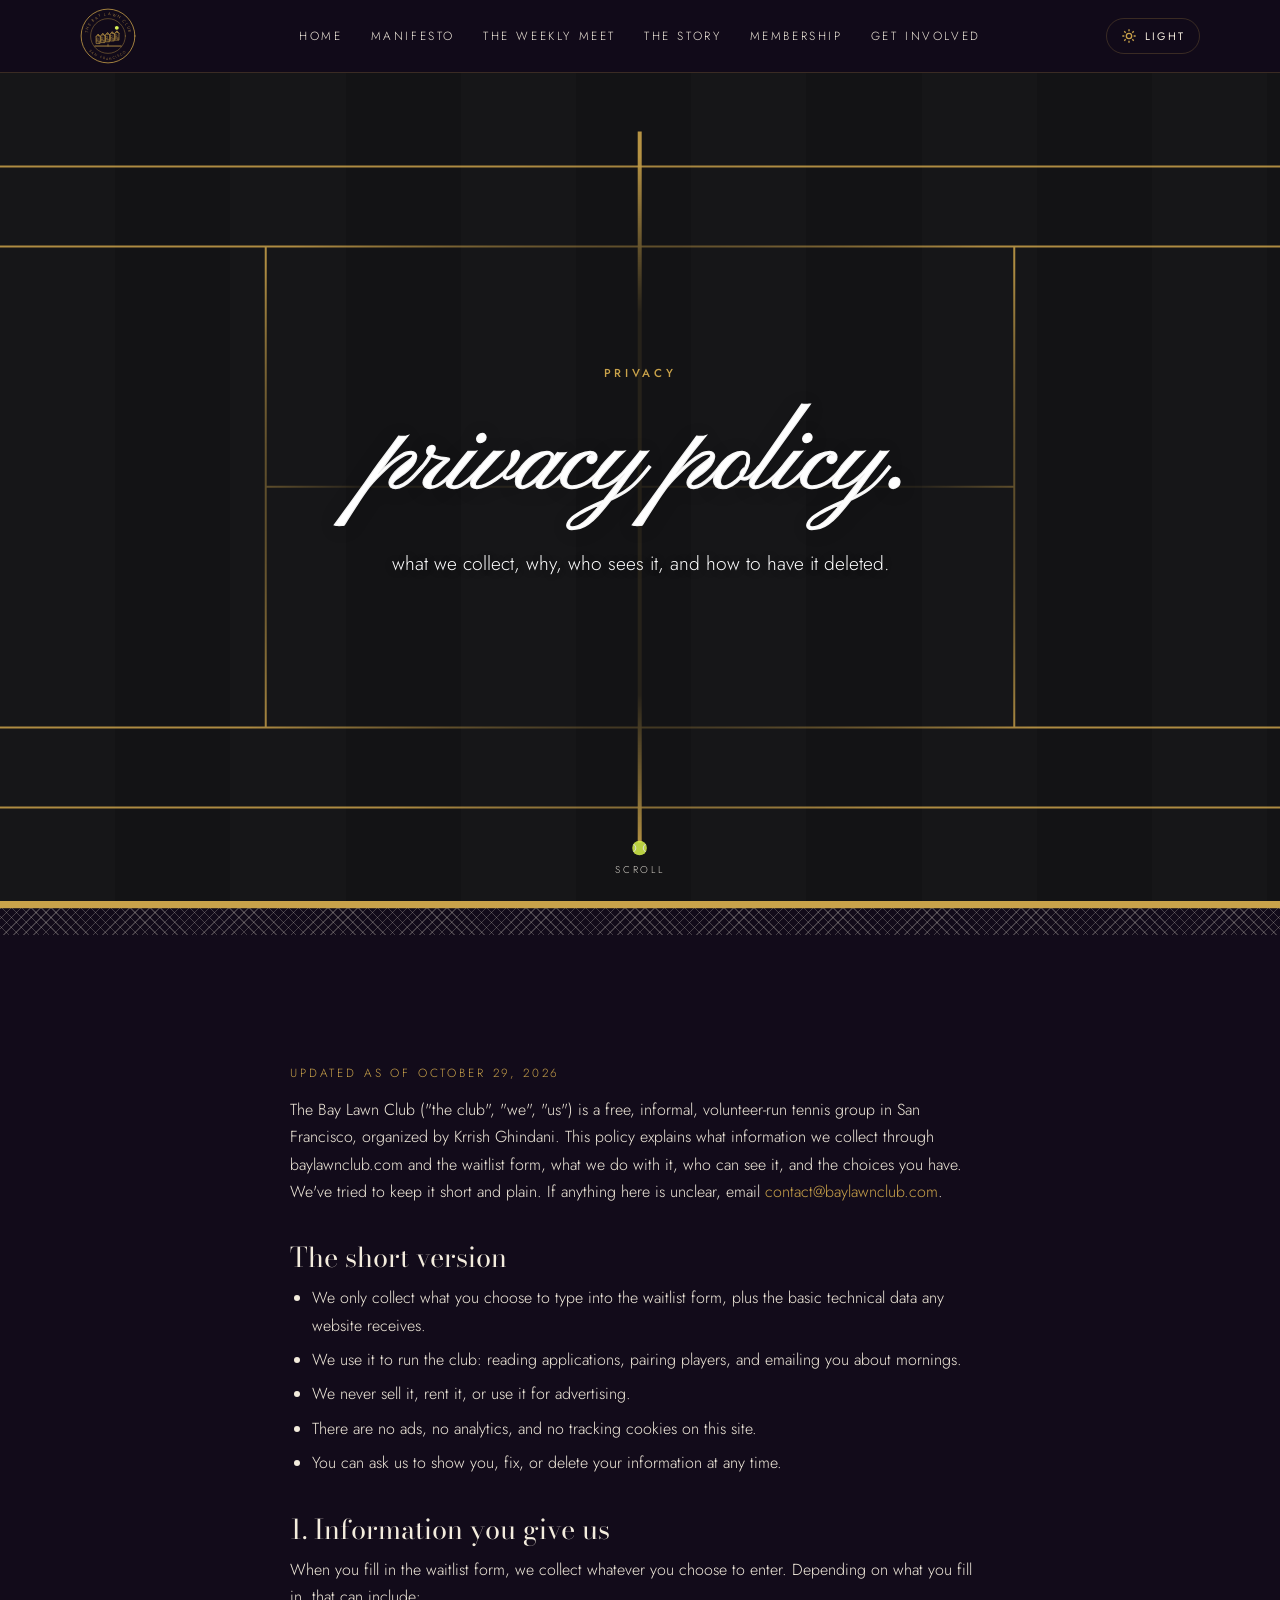
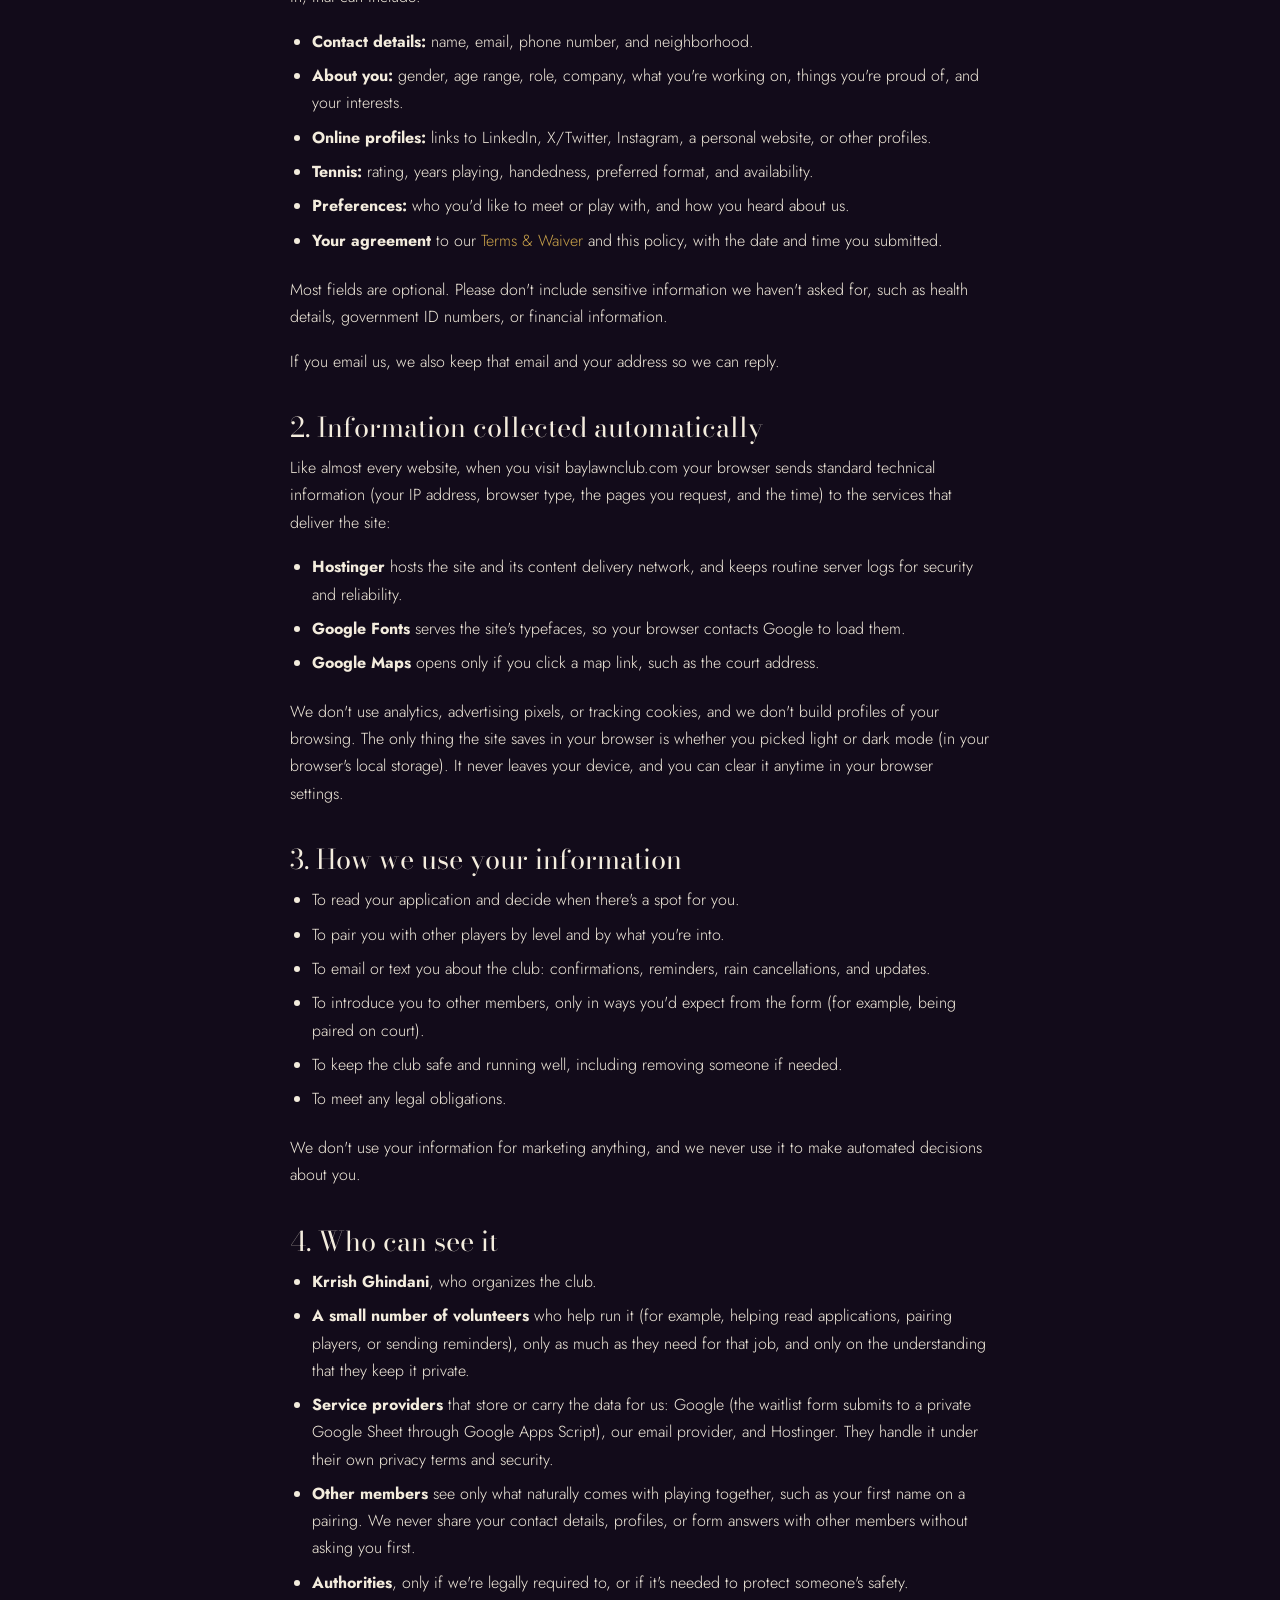
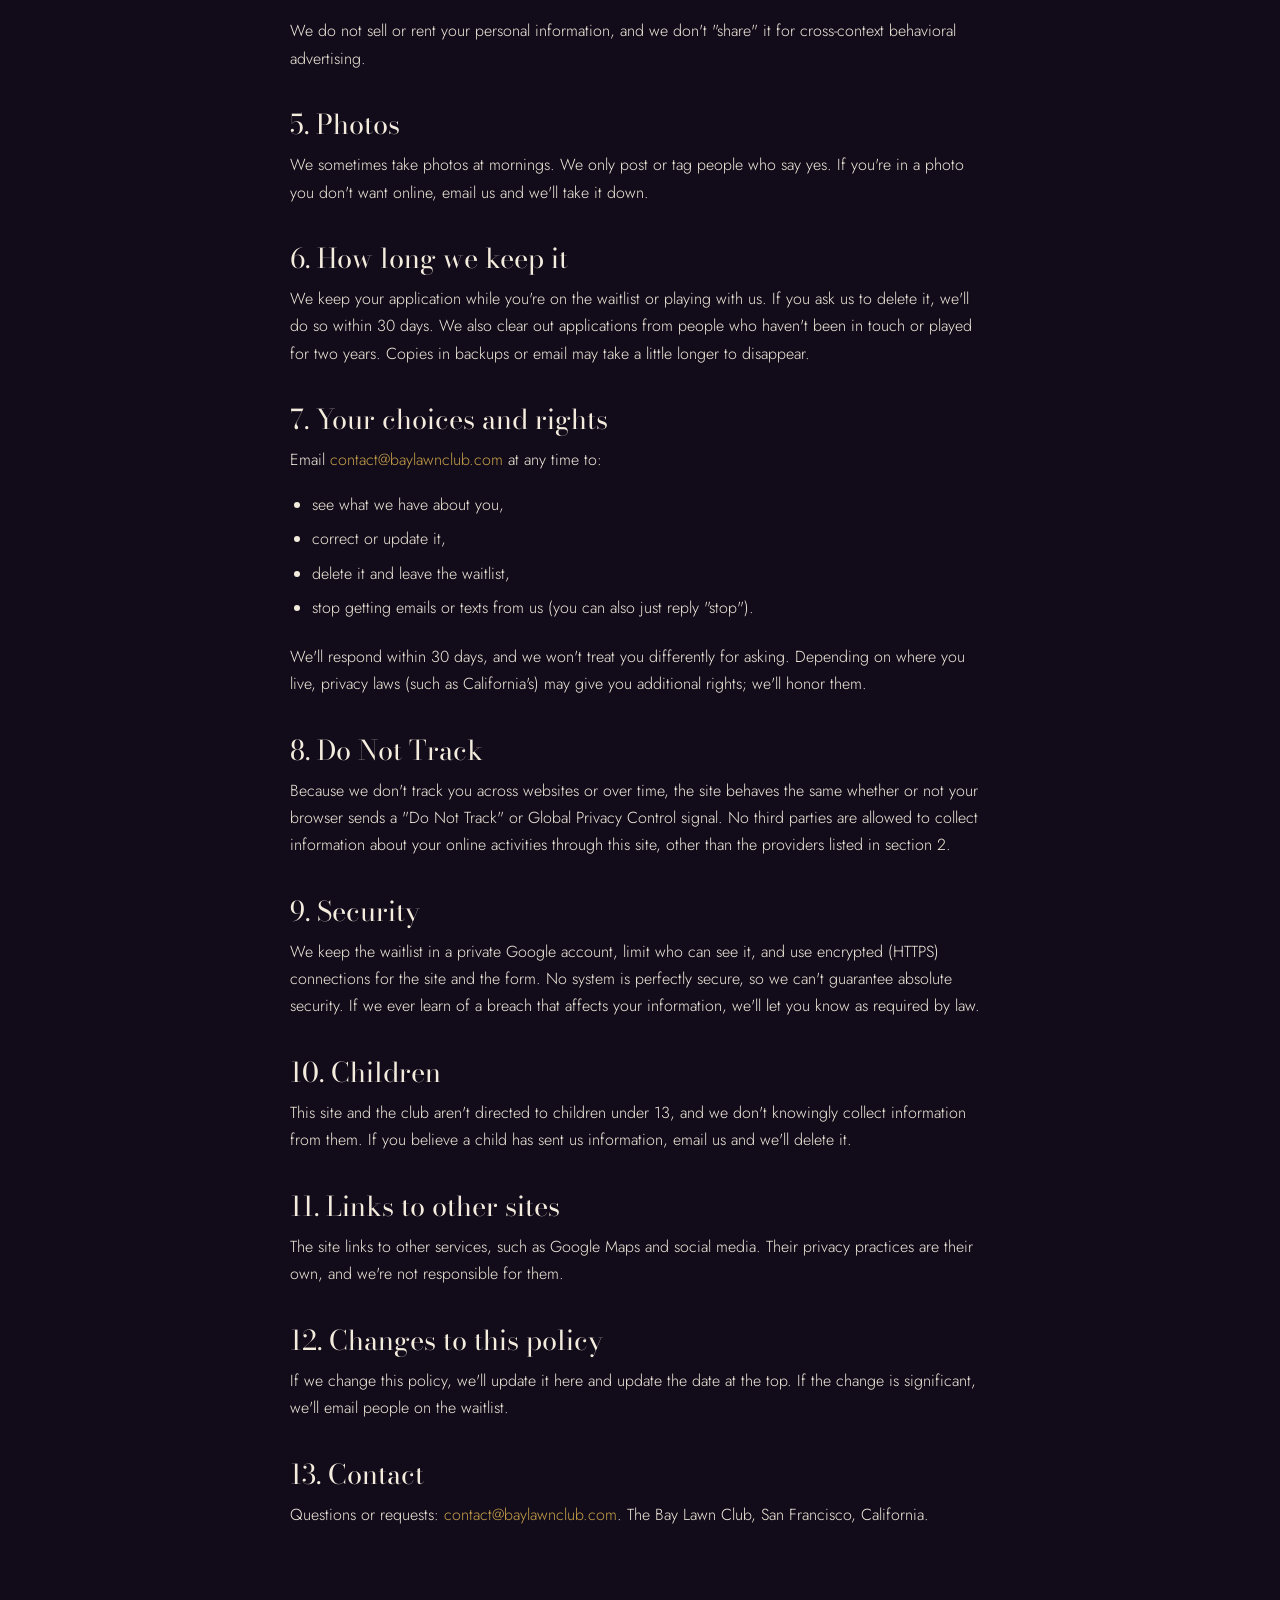
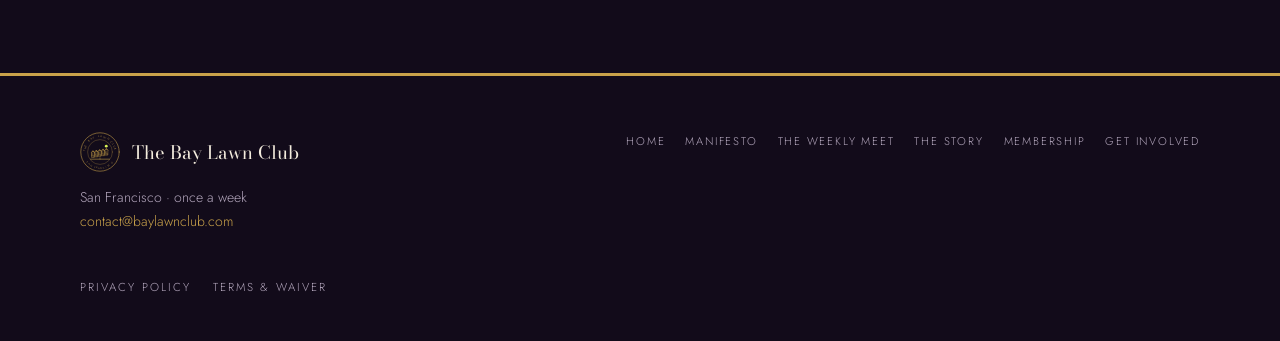
<file: privacy.html>
<!doctype html>
<html lang="en">
<head>
<meta charset="utf-8">
<meta name="viewport" content="width=device-width, initial-scale=1">
<title>Privacy Policy · The Bay Lawn Club</title>
<meta name="description" content="How The Bay Lawn Club collects, uses, and protects your information.">
<link rel="canonical" href="https://baylawnclub.com/privacy.html">
<meta property="og:type" content="website">
<meta property="og:site_name" content="The Bay Lawn Club">
<meta property="og:title" content="Privacy Policy · The Bay Lawn Club">
<meta property="og:description" content="How The Bay Lawn Club collects, uses, and protects your information.">
<meta property="og:url" content="https://baylawnclub.com/privacy.html">
<meta property="og:image" content="https://baylawnclub.com/og-image.jpg">
<meta property="og:image:width" content="1200">
<meta property="og:image:height" content="630">
<meta property="og:image:alt" content="The Bay Lawn Club: a green grass tennis court with a crowd in the stands, San Francisco">
<meta property="og:locale" content="en_US">
<meta name="twitter:card" content="summary_large_image">
<meta name="twitter:title" content="Privacy Policy · The Bay Lawn Club">
<meta name="twitter:description" content="How The Bay Lawn Club collects, uses, and protects your information.">
<meta name="twitter:image" content="https://baylawnclub.com/og-image.jpg">
<!-- /seo -->
<script>try{if(localStorage.getItem("blc-theme")!=="light")document.documentElement.setAttribute("data-theme","dark")}catch(e){document.documentElement.setAttribute("data-theme","dark")}</script>
<link rel="icon" href="favicon.svg" type="image/svg+xml">
<link rel="icon" href="favicon-32.png" sizes="32x32" type="image/png">
<link rel="apple-touch-icon" href="apple-touch-icon.png">
<meta name="theme-color" content="#120B1A">
<link rel="preconnect" href="https://fonts.googleapis.com">
<link rel="preconnect" href="https://fonts.gstatic.com" crossorigin>
<link href="https://fonts.googleapis.com/css2?family=Bodoni+Moda:ital,opsz,wght@0,6..96,400;0,6..96,500;1,6..96,400&family=Jost:wght@300;400;500&family=Pinyon+Script&display=swap" rel="stylesheet">
<link rel="stylesheet" href="style.css?v=20261029i">
</head>
<body class="slam-wimbledon slam-night">
<header class="site-header" id="site-header"></header>

<main>
  <section class="court-hero">
    <div class="narrow">
      <span class="eyebrow">Privacy</span>
      <h1>privacy policy.</h1>
      <p class="lede gap-above">what we collect, why, who sees it, and how to have it deleted.</p>
    </div>
  </section>
  <div class="net-divider" aria-hidden="true"></div>

  <section>
    <div class="narrow legal">
      <p class="legal-date">Updated as of October 29, 2026</p>
      <p>The Bay Lawn Club ("the club", "we", "us") is a free, informal, volunteer-run tennis group in San Francisco, organized by Krrish Ghindani. This policy explains what information we collect through baylawnclub.com and the waitlist form, what we do with it, who can see it, and the choices you have. We've tried to keep it short and plain. If anything here is unclear, email <a href="mailto:contact@baylawnclub.com">contact@baylawnclub.com</a>.</p>

      <h2>The short version</h2>
      <ul>
        <li>We only collect what you choose to type into the waitlist form, plus the basic technical data any website receives.</li>
        <li>We use it to run the club: reading applications, pairing players, and emailing you about mornings.</li>
        <li>We never sell it, rent it, or use it for advertising.</li>
        <li>There are no ads, no analytics, and no tracking cookies on this site.</li>
        <li>You can ask us to show you, fix, or delete your information at any time.</li>
      </ul>

      <h2>1. Information you give us</h2>
      <p>When you fill in the waitlist form, we collect whatever you choose to enter. Depending on what you fill in, that can include:</p>
      <ul>
        <li><strong>Contact details:</strong> name, email, phone number, and neighborhood.</li>
        <li><strong>About you:</strong> gender, age range, role, company, what you're working on, things you're proud of, and your interests.</li>
        <li><strong>Online profiles:</strong> links to LinkedIn, X/Twitter, Instagram, a personal website, or other profiles.</li>
        <li><strong>Tennis:</strong> rating, years playing, handedness, preferred format, and availability.</li>
        <li><strong>Preferences:</strong> who you'd like to meet or play with, and how you heard about us.</li>
        <li><strong>Your agreement</strong> to our <a href="terms.html">Terms &amp; Waiver</a> and this policy, with the date and time you submitted.</li>
      </ul>
      <p>Most fields are optional. Please don't include sensitive information we haven't asked for, such as health details, government ID numbers, or financial information.</p>
      <p>If you email us, we also keep that email and your address so we can reply.</p>

      <h2>2. Information collected automatically</h2>
      <p>Like almost every website, when you visit baylawnclub.com your browser sends standard technical information (your IP address, browser type, the pages you request, and the time) to the services that deliver the site:</p>
      <ul>
        <li><strong>Hostinger</strong> hosts the site and its content delivery network, and keeps routine server logs for security and reliability.</li>
        <li><strong>Google Fonts</strong> serves the site's typefaces, so your browser contacts Google to load them.</li>
        <li><strong>Google Maps</strong> opens only if you click a map link, such as the court address.</li>
      </ul>
      <p>We don't use analytics, advertising pixels, or tracking cookies, and we don't build profiles of your browsing. The only thing the site saves in your browser is whether you picked light or dark mode (in your browser's local storage). It never leaves your device, and you can clear it anytime in your browser settings.</p>

      <h2>3. How we use your information</h2>
      <ul>
        <li>To read your application and decide when there's a spot for you.</li>
        <li>To pair you with other players by level and by what you're into.</li>
        <li>To email or text you about the club: confirmations, reminders, rain cancellations, and updates.</li>
        <li>To introduce you to other members, only in ways you'd expect from the form (for example, being paired on court).</li>
        <li>To keep the club safe and running well, including removing someone if needed.</li>
        <li>To meet any legal obligations.</li>
      </ul>
      <p>We don't use your information for marketing anything, and we never use it to make automated decisions about you.</p>

      <h2>4. Who can see it</h2>
      <ul>
        <li><strong>Krrish Ghindani</strong>, who organizes the club.</li>
        <li><strong>A small number of volunteers</strong> who help run it (for example, helping read applications, pairing players, or sending reminders), only as much as they need for that job, and only on the understanding that they keep it private.</li>
        <li><strong>Service providers</strong> that store or carry the data for us: Google (the waitlist form submits to a private Google Sheet through Google Apps Script), our email provider, and Hostinger. They handle it under their own privacy terms and security.</li>
        <li><strong>Other members</strong> see only what naturally comes with playing together, such as your first name on a pairing. We never share your contact details, profiles, or form answers with other members without asking you first.</li>
        <li><strong>Authorities</strong>, only if we're legally required to, or if it's needed to protect someone's safety.</li>
      </ul>
      <p>We do not sell or rent your personal information, and we don't "share" it for cross-context behavioral advertising.</p>

      <h2>5. Photos</h2>
      <p>We sometimes take photos at mornings. We only post or tag people who say yes. If you're in a photo you don't want online, email us and we'll take it down.</p>

      <h2>6. How long we keep it</h2>
      <p>We keep your application while you're on the waitlist or playing with us. If you ask us to delete it, we'll do so within 30 days. We also clear out applications from people who haven't been in touch or played for two years. Copies in backups or email may take a little longer to disappear.</p>

      <h2>7. Your choices and rights</h2>
      <p>Email <a href="mailto:contact@baylawnclub.com">contact@baylawnclub.com</a> at any time to:</p>
      <ul>
        <li>see what we have about you,</li>
        <li>correct or update it,</li>
        <li>delete it and leave the waitlist,</li>
        <li>stop getting emails or texts from us (you can also just reply "stop").</li>
      </ul>
      <p>We'll respond within 30 days, and we won't treat you differently for asking. Depending on where you live, privacy laws (such as California's) may give you additional rights; we'll honor them.</p>

      <h2>8. Do Not Track</h2>
      <p>Because we don't track you across websites or over time, the site behaves the same whether or not your browser sends a "Do Not Track" or Global Privacy Control signal. No third parties are allowed to collect information about your online activities through this site, other than the providers listed in section 2.</p>

      <h2>9. Security</h2>
      <p>We keep the waitlist in a private Google account, limit who can see it, and use encrypted (HTTPS) connections for the site and the form. No system is perfectly secure, so we can't guarantee absolute security. If we ever learn of a breach that affects your information, we'll let you know as required by law.</p>

      <h2>10. Children</h2>
      <p>This site and the club aren't directed to children under 13, and we don't knowingly collect information from them. If you believe a child has sent us information, email us and we'll delete it.</p>

      <h2>11. Links to other sites</h2>
      <p>The site links to other services, such as Google Maps and social media. Their privacy practices are their own, and we're not responsible for them.</p>

      <h2>12. Changes to this policy</h2>
      <p>If we change this policy, we'll update it here and update the date at the top. If the change is significant, we'll email people on the waitlist.</p>

      <h2>13. Contact</h2>
      <p>Questions or requests: <a href="mailto:contact@baylawnclub.com">contact@baylawnclub.com</a>. The Bay Lawn Club, San Francisco, California.</p>
    </div>
  </section>
</main>

<footer class="site-footer" id="site-footer"></footer>
<script src="site.js?v=20261029i"></script>
</body>
</html>
</file>
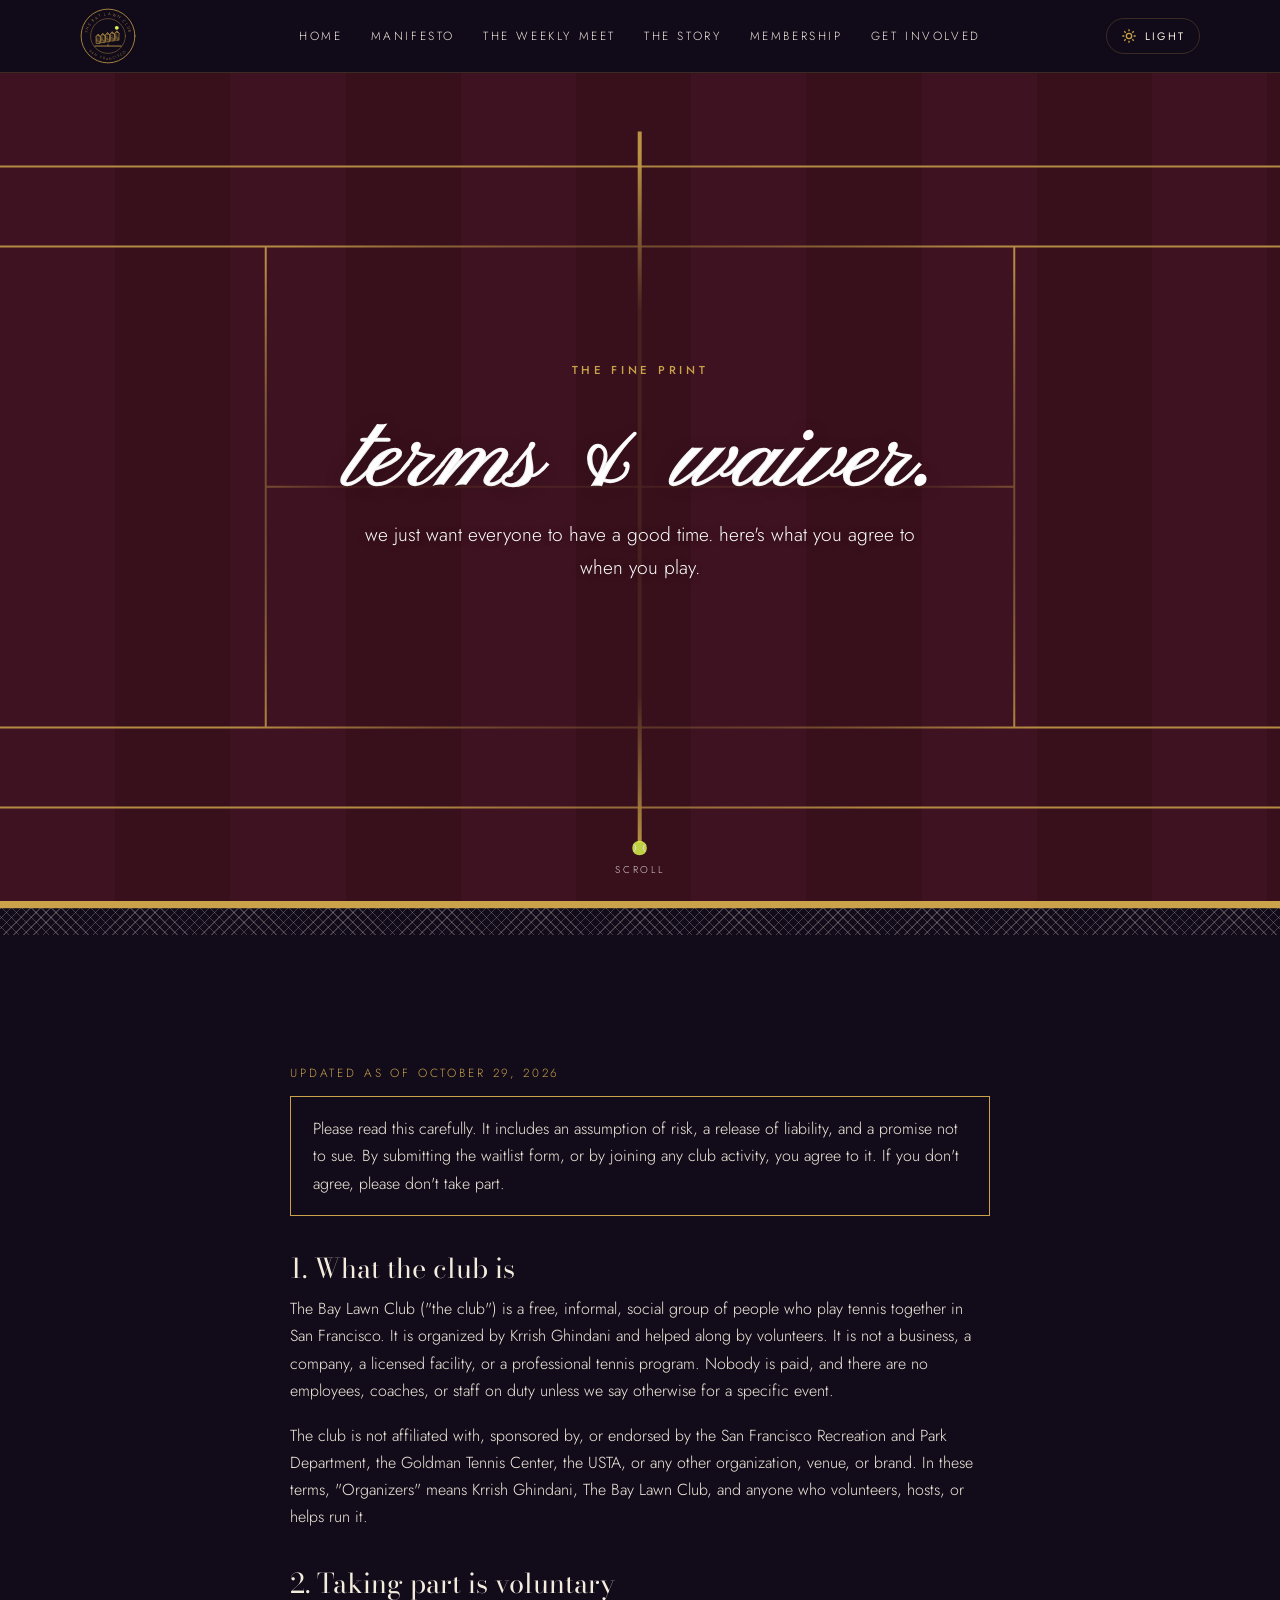
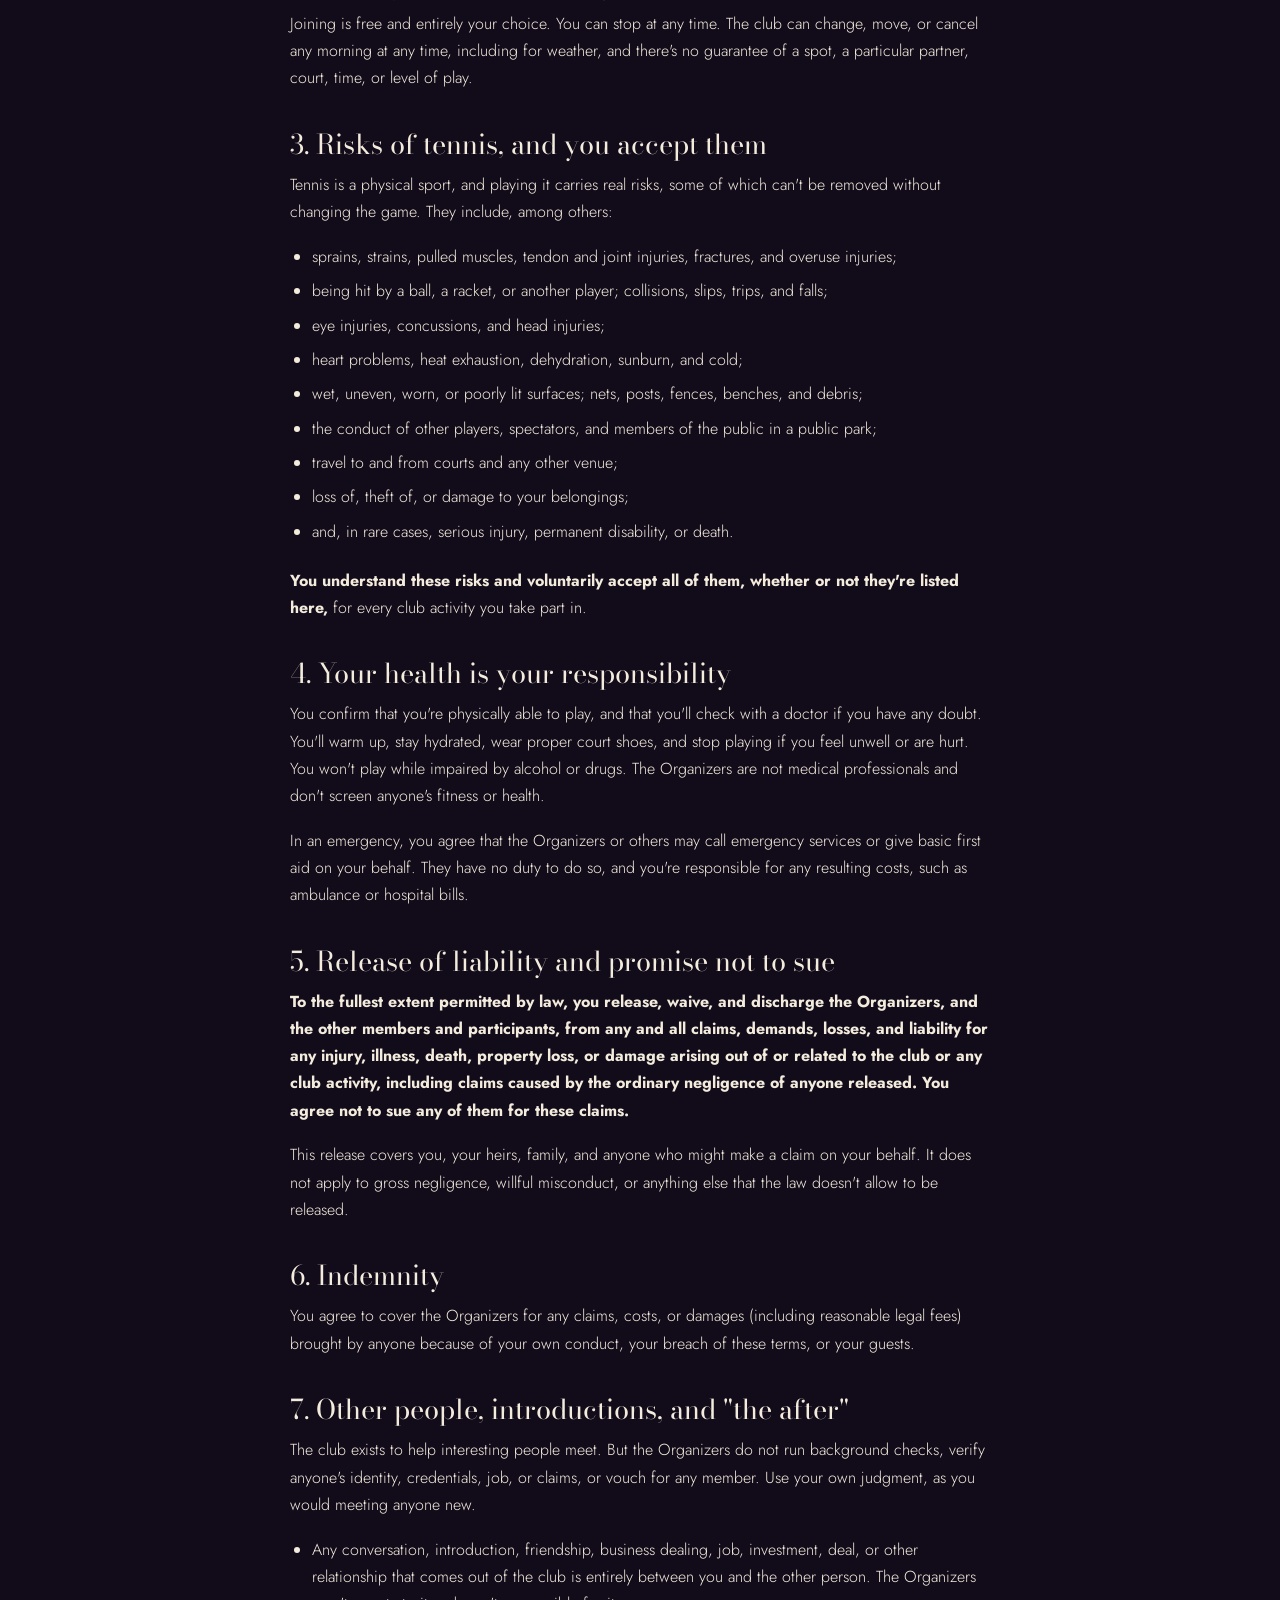
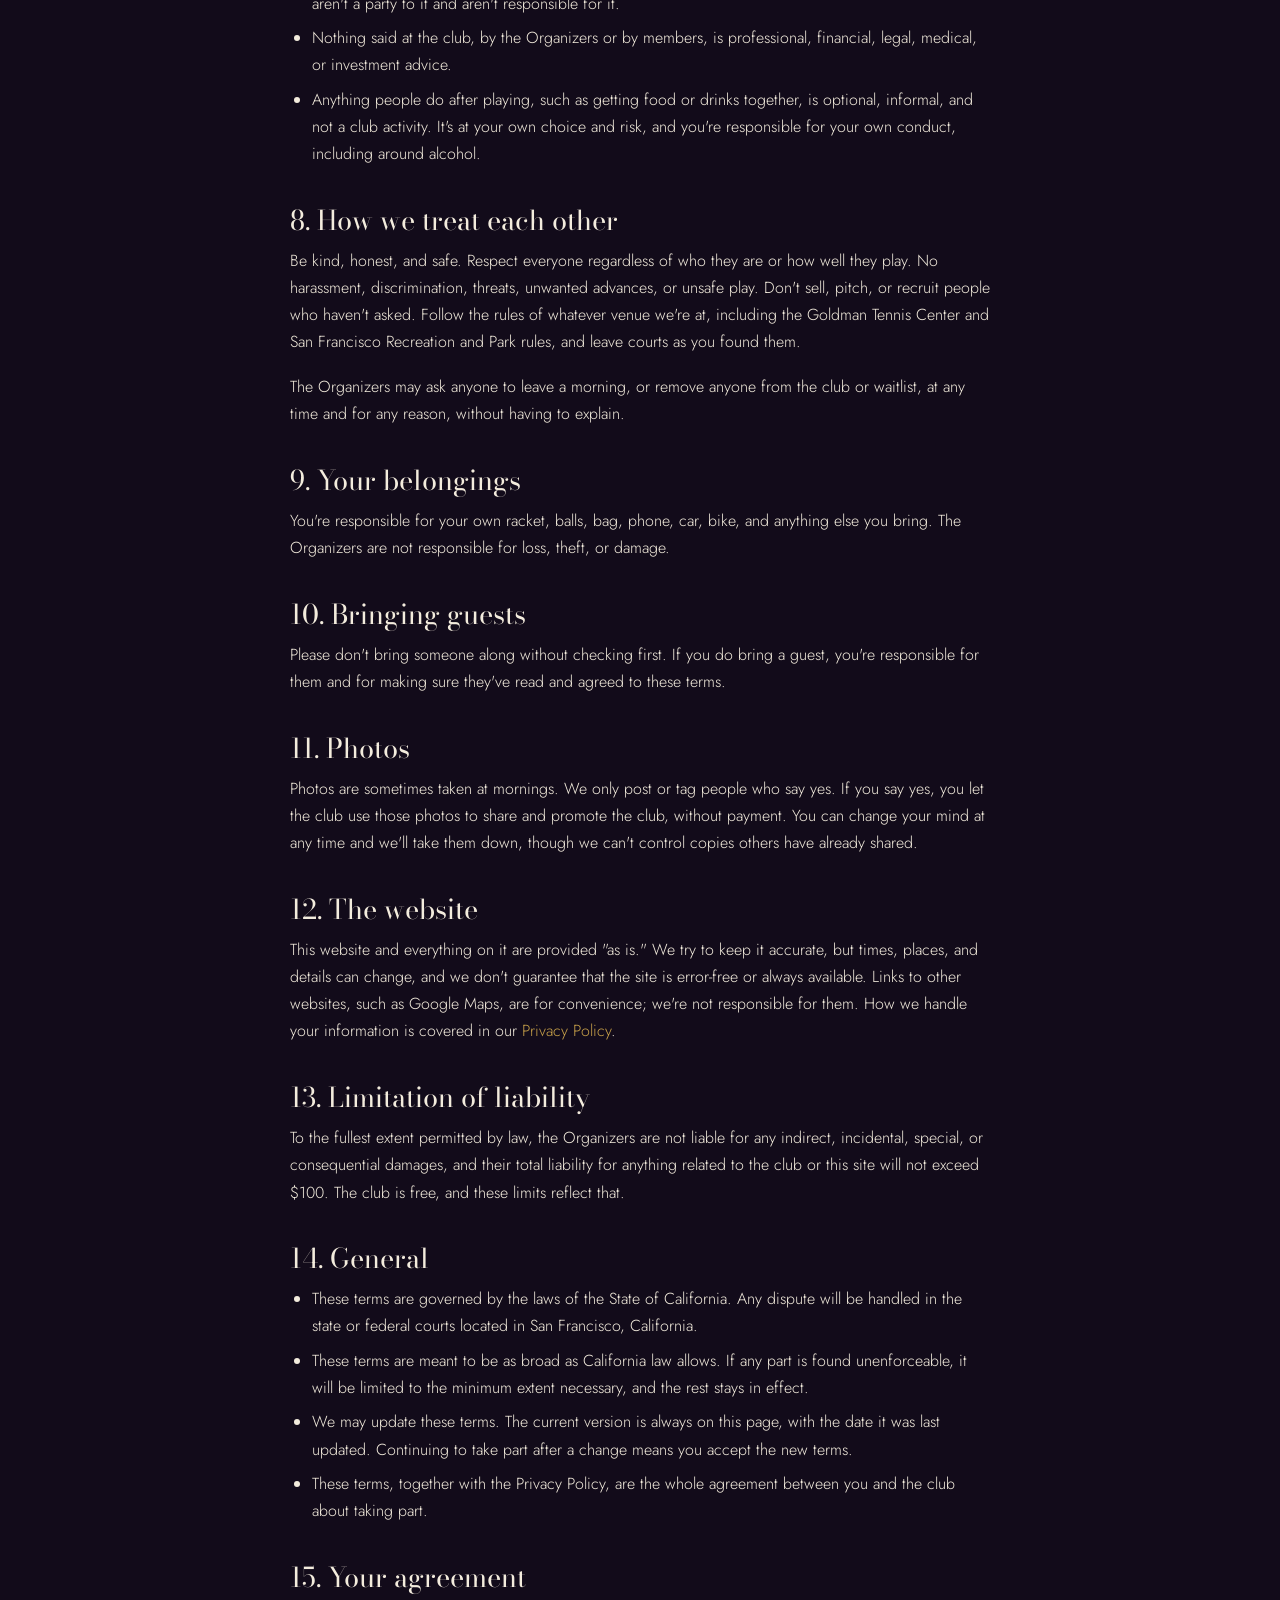
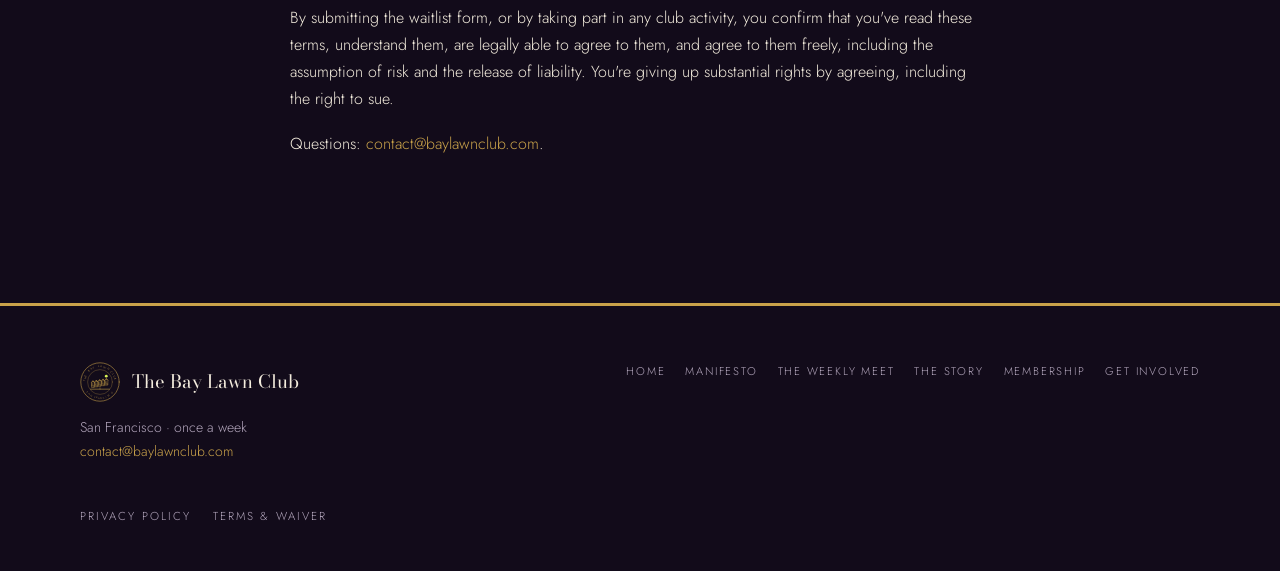
<file: terms.html>
<!doctype html>
<html lang="en">
<head>
<meta charset="utf-8">
<meta name="viewport" content="width=device-width, initial-scale=1">
<title>Terms & Waiver · The Bay Lawn Club</title>
<meta name="description" content="The Bay Lawn Club terms of participation, assumption of risk, and release of liability.">
<link rel="canonical" href="https://baylawnclub.com/terms.html">
<meta property="og:type" content="website">
<meta property="og:site_name" content="The Bay Lawn Club">
<meta property="og:title" content="Terms & Waiver · The Bay Lawn Club">
<meta property="og:description" content="The Bay Lawn Club terms of participation, assumption of risk, and release of liability.">
<meta property="og:url" content="https://baylawnclub.com/terms.html">
<meta property="og:image" content="https://baylawnclub.com/og-image.jpg">
<meta property="og:image:width" content="1200">
<meta property="og:image:height" content="630">
<meta property="og:image:alt" content="The Bay Lawn Club: a green grass tennis court with a crowd in the stands, San Francisco">
<meta property="og:locale" content="en_US">
<meta name="twitter:card" content="summary_large_image">
<meta name="twitter:title" content="Terms & Waiver · The Bay Lawn Club">
<meta name="twitter:description" content="The Bay Lawn Club terms of participation, assumption of risk, and release of liability.">
<meta name="twitter:image" content="https://baylawnclub.com/og-image.jpg">
<!-- /seo -->
<script>try{if(localStorage.getItem("blc-theme")!=="light")document.documentElement.setAttribute("data-theme","dark")}catch(e){document.documentElement.setAttribute("data-theme","dark")}</script>
<link rel="icon" href="favicon.svg" type="image/svg+xml">
<link rel="icon" href="favicon-32.png" sizes="32x32" type="image/png">
<link rel="apple-touch-icon" href="apple-touch-icon.png">
<meta name="theme-color" content="#120B1A">
<link rel="preconnect" href="https://fonts.googleapis.com">
<link rel="preconnect" href="https://fonts.gstatic.com" crossorigin>
<link href="https://fonts.googleapis.com/css2?family=Bodoni+Moda:ital,opsz,wght@0,6..96,400;0,6..96,500;1,6..96,400&family=Jost:wght@300;400;500&family=Pinyon+Script&display=swap" rel="stylesheet">
<link rel="stylesheet" href="style.css?v=20261029i">
</head>
<body class="slam-wimbledon slam-burgundy">
<header class="site-header" id="site-header"></header>

<main>
  <section class="court-hero">
    <div class="narrow">
      <span class="eyebrow">The fine print</span>
      <h1>terms &amp; waiver.</h1>
      <p class="lede">we just want everyone to have a good time. here's what you agree to when you play.</p>
    </div>
  </section>
  <div class="net-divider" aria-hidden="true"></div>

  <section>
    <div class="narrow legal">
      <p class="legal-date">Updated as of October 29, 2026</p>
      <p class="legal-callout">Please read this carefully. It includes an assumption of risk, a release of liability, and a promise not to sue. By submitting the waitlist form, or by joining any club activity, you agree to it. If you don't agree, please don't take part.</p>

      <h2>1. What the club is</h2>
      <p>The Bay Lawn Club ("the club") is a free, informal, social group of people who play tennis together in San Francisco. It is organized by Krrish Ghindani and helped along by volunteers. It is not a business, a company, a licensed facility, or a professional tennis program. Nobody is paid, and there are no employees, coaches, or staff on duty unless we say otherwise for a specific event.</p>
      <p>The club is not affiliated with, sponsored by, or endorsed by the San Francisco Recreation and Park Department, the Goldman Tennis Center, the USTA, or any other organization, venue, or brand. In these terms, "Organizers" means Krrish Ghindani, The Bay Lawn Club, and anyone who volunteers, hosts, or helps run it.</p>

      <h2>2. Taking part is voluntary</h2>
      <p>Joining is free and entirely your choice. You can stop at any time. The club can change, move, or cancel any morning at any time, including for weather, and there's no guarantee of a spot, a particular partner, court, time, or level of play.</p>

      <h2>3. Risks of tennis, and you accept them</h2>
      <p>Tennis is a physical sport, and playing it carries real risks, some of which can't be removed without changing the game. They include, among others:</p>
      <ul>
        <li>sprains, strains, pulled muscles, tendon and joint injuries, fractures, and overuse injuries;</li>
        <li>being hit by a ball, a racket, or another player; collisions, slips, trips, and falls;</li>
        <li>eye injuries, concussions, and head injuries;</li>
        <li>heart problems, heat exhaustion, dehydration, sunburn, and cold;</li>
        <li>wet, uneven, worn, or poorly lit surfaces; nets, posts, fences, benches, and debris;</li>
        <li>the conduct of other players, spectators, and members of the public in a public park;</li>
        <li>travel to and from courts and any other venue;</li>
        <li>loss of, theft of, or damage to your belongings;</li>
        <li>and, in rare cases, serious injury, permanent disability, or death.</li>
      </ul>
      <p><strong>You understand these risks and voluntarily accept all of them, whether or not they're listed here,</strong> for every club activity you take part in.</p>

      <h2>4. Your health is your responsibility</h2>
      <p>You confirm that you're physically able to play, and that you'll check with a doctor if you have any doubt. You'll warm up, stay hydrated, wear proper court shoes, and stop playing if you feel unwell or are hurt. You won't play while impaired by alcohol or drugs. The Organizers are not medical professionals and don't screen anyone's fitness or health.</p>
      <p>In an emergency, you agree that the Organizers or others may call emergency services or give basic first aid on your behalf. They have no duty to do so, and you're responsible for any resulting costs, such as ambulance or hospital bills.</p>

      <h2>5. Release of liability and promise not to sue</h2>
      <p><strong>To the fullest extent permitted by law, you release, waive, and discharge the Organizers, and the other members and participants, from any and all claims, demands, losses, and liability for any injury, illness, death, property loss, or damage arising out of or related to the club or any club activity, including claims caused by the ordinary negligence of anyone released. You agree not to sue any of them for these claims.</strong></p>
      <p>This release covers you, your heirs, family, and anyone who might make a claim on your behalf. It does not apply to gross negligence, willful misconduct, or anything else that the law doesn't allow to be released.</p>

      <h2>6. Indemnity</h2>
      <p>You agree to cover the Organizers for any claims, costs, or damages (including reasonable legal fees) brought by anyone because of your own conduct, your breach of these terms, or your guests.</p>

      <h2>7. Other people, introductions, and "the after"</h2>
      <p>The club exists to help interesting people meet. But the Organizers do not run background checks, verify anyone's identity, credentials, job, or claims, or vouch for any member. Use your own judgment, as you would meeting anyone new.</p>
      <ul>
        <li>Any conversation, introduction, friendship, business dealing, job, investment, deal, or other relationship that comes out of the club is entirely between you and the other person. The Organizers aren't a party to it and aren't responsible for it.</li>
        <li>Nothing said at the club, by the Organizers or by members, is professional, financial, legal, medical, or investment advice.</li>
        <li>Anything people do after playing, such as getting food or drinks together, is optional, informal, and not a club activity. It's at your own choice and risk, and you're responsible for your own conduct, including around alcohol.</li>
      </ul>

      <h2>8. How we treat each other</h2>
      <p>Be kind, honest, and safe. Respect everyone regardless of who they are or how well they play. No harassment, discrimination, threats, unwanted advances, or unsafe play. Don't sell, pitch, or recruit people who haven't asked. Follow the rules of whatever venue we're at, including the Goldman Tennis Center and San Francisco Recreation and Park rules, and leave courts as you found them.</p>
      <p>The Organizers may ask anyone to leave a morning, or remove anyone from the club or waitlist, at any time and for any reason, without having to explain.</p>

      <h2>9. Your belongings</h2>
      <p>You're responsible for your own racket, balls, bag, phone, car, bike, and anything else you bring. The Organizers are not responsible for loss, theft, or damage.</p>

      <h2>10. Bringing guests</h2>
      <p>Please don't bring someone along without checking first. If you do bring a guest, you're responsible for them and for making sure they've read and agreed to these terms.</p>

      <h2>11. Photos</h2>
      <p>Photos are sometimes taken at mornings. We only post or tag people who say yes. If you say yes, you let the club use those photos to share and promote the club, without payment. You can change your mind at any time and we'll take them down, though we can't control copies others have already shared.</p>

      <h2>12. The website</h2>
      <p>This website and everything on it are provided "as is." We try to keep it accurate, but times, places, and details can change, and we don't guarantee that the site is error-free or always available. Links to other websites, such as Google Maps, are for convenience; we're not responsible for them. How we handle your information is covered in our <a href="privacy.html">Privacy Policy</a>.</p>

      <h2>13. Limitation of liability</h2>
      <p>To the fullest extent permitted by law, the Organizers are not liable for any indirect, incidental, special, or consequential damages, and their total liability for anything related to the club or this site will not exceed $100. The club is free, and these limits reflect that.</p>

      <h2>14. General</h2>
      <ul>
        <li>These terms are governed by the laws of the State of California. Any dispute will be handled in the state or federal courts located in San Francisco, California.</li>
        <li>These terms are meant to be as broad as California law allows. If any part is found unenforceable, it will be limited to the minimum extent necessary, and the rest stays in effect.</li>
        <li>We may update these terms. The current version is always on this page, with the date it was last updated. Continuing to take part after a change means you accept the new terms.</li>
        <li>These terms, together with the Privacy Policy, are the whole agreement between you and the club about taking part.</li>
      </ul>

      <h2>15. Your agreement</h2>
      <p>By submitting the waitlist form, or by taking part in any club activity, you confirm that you've read these terms, understand them, are legally able to agree to them, and agree to them freely, including the assumption of risk and the release of liability. You're giving up substantial rights by agreeing, including the right to sue.</p>
      <p>Questions: <a href="mailto:contact@baylawnclub.com">contact@baylawnclub.com</a>.</p>
    </div>
  </section>
</main>

<footer class="site-footer" id="site-footer"></footer>
<script src="site.js?v=20261029i"></script>
</body>
</html>
</file>
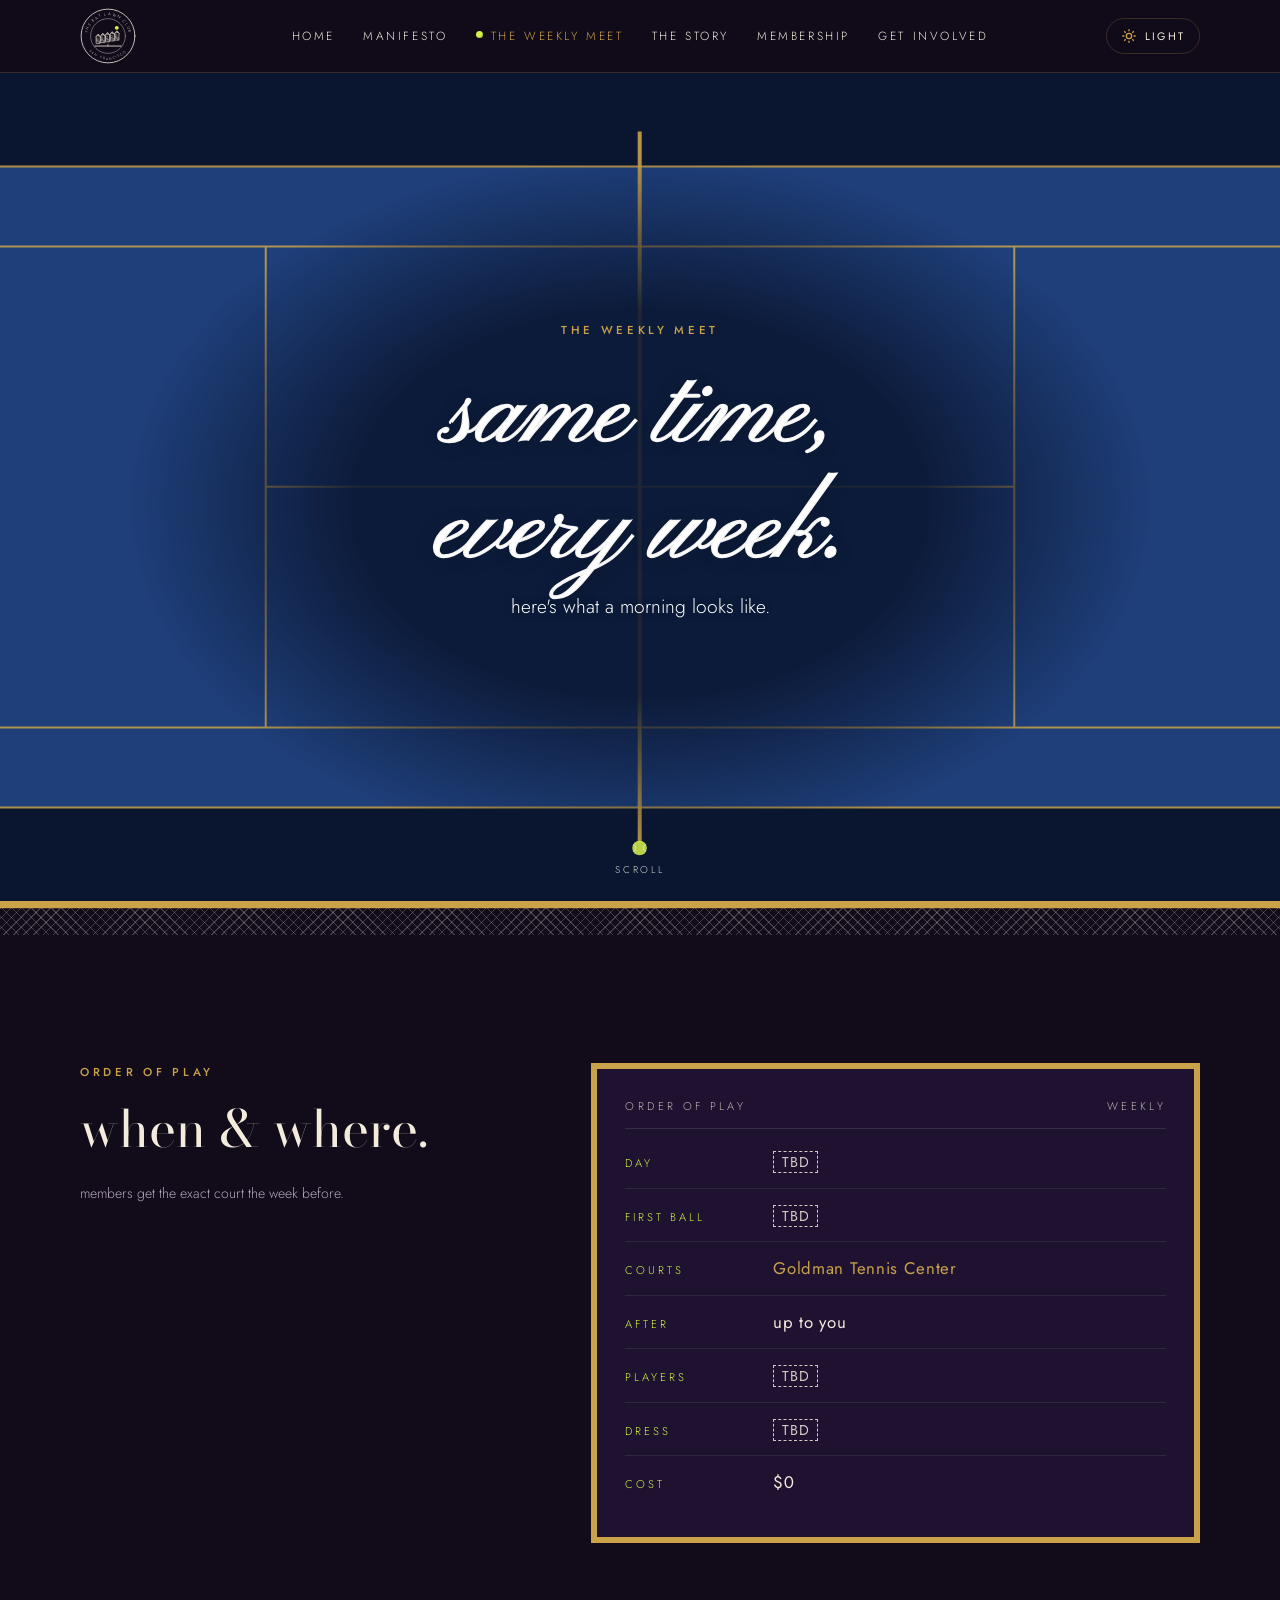
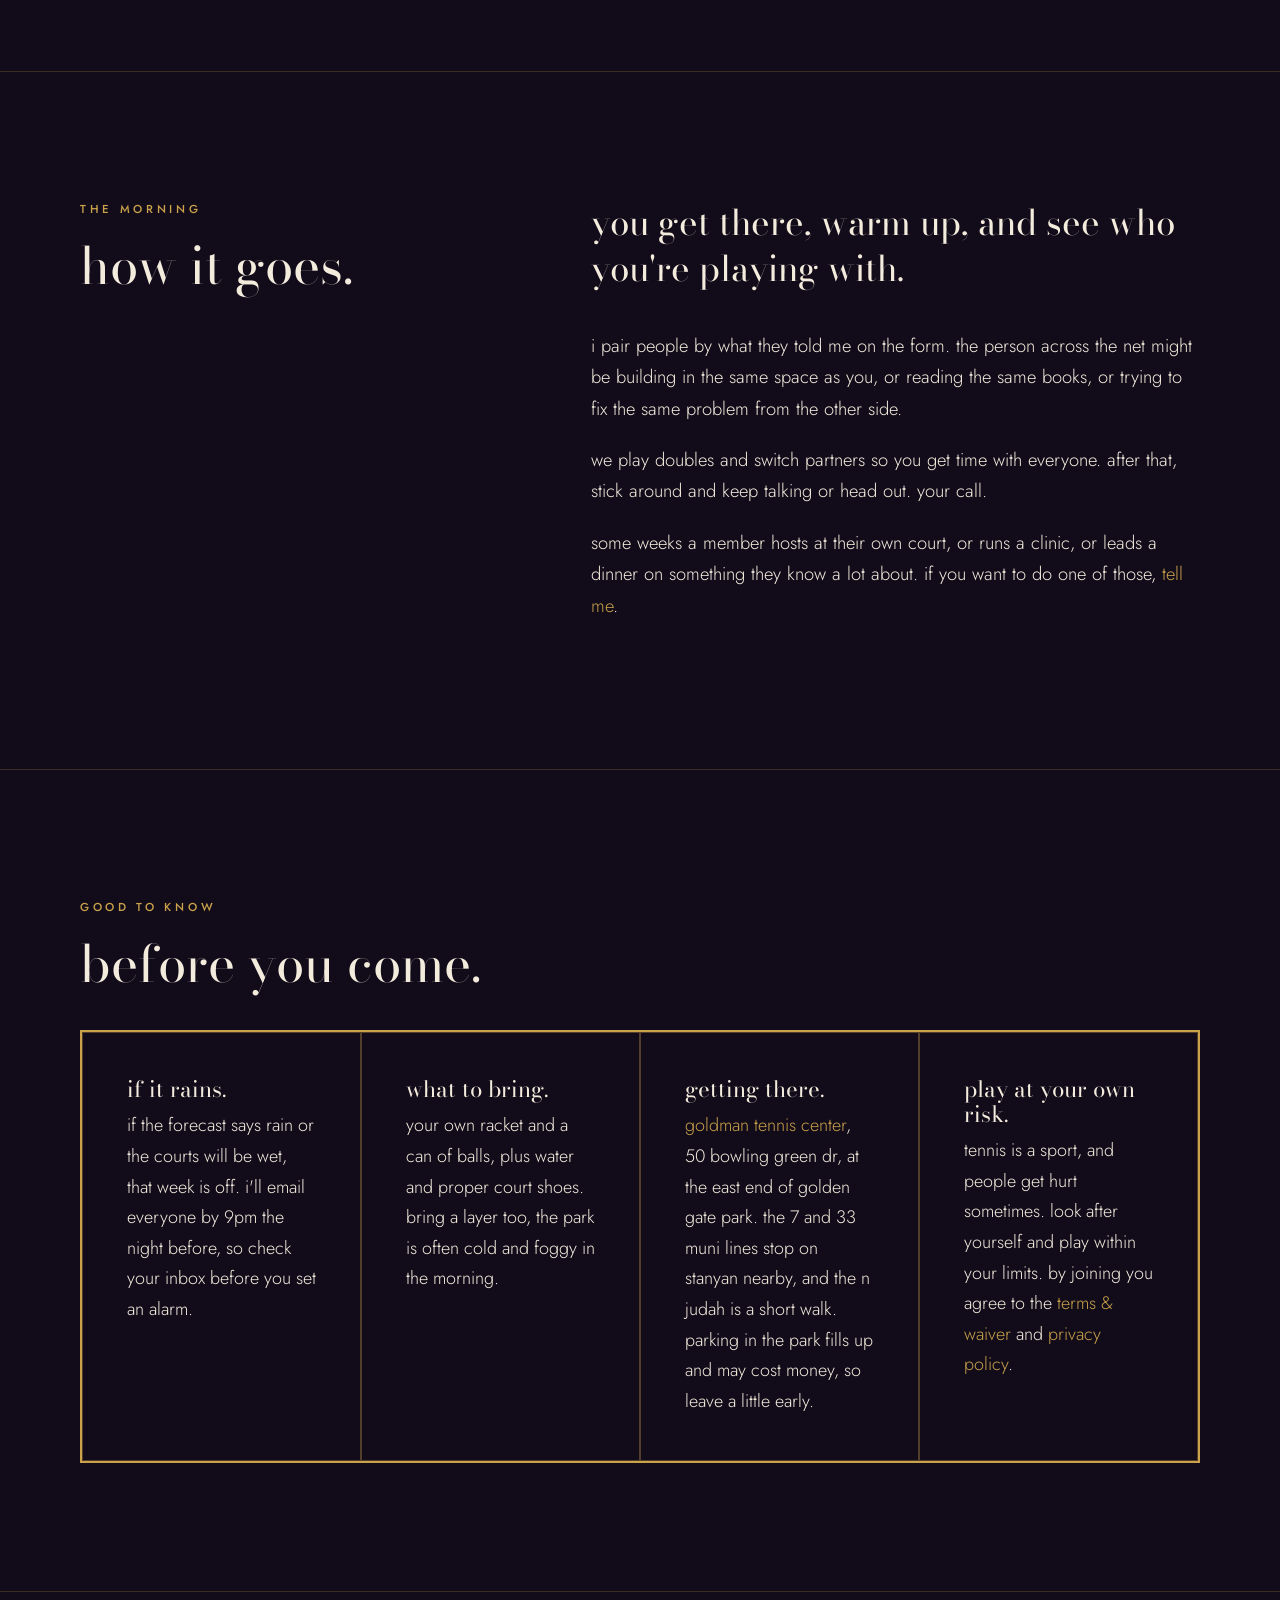
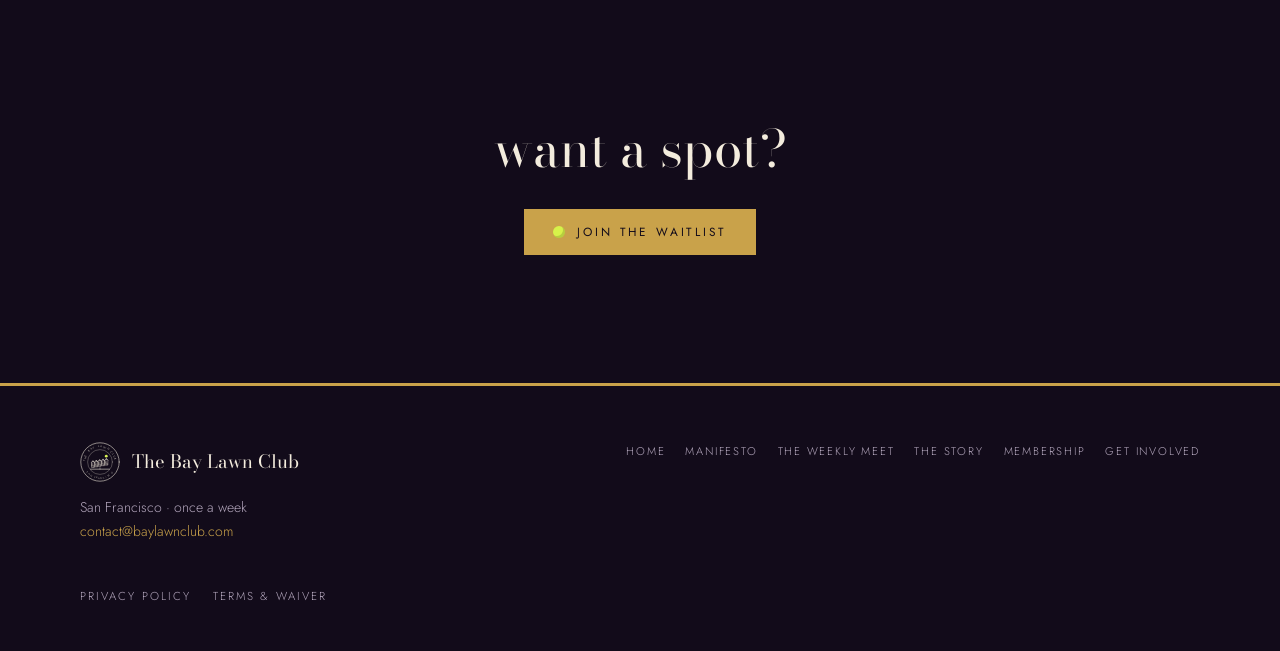
<file: weekly-meet.html>
<!doctype html>
<html lang="en">
<head>
<meta charset="utf-8">
<meta name="viewport" content="width=device-width, initial-scale=1">
<title>Weekly Tennis at Golden Gate Park · The Bay Lawn Club</title>
<meta name="description" content="What a morning of free social tennis looks like at the Goldman Tennis Center in Golden Gate Park, San Francisco: doubles, rotating partners, rain plan, what to bring and how to get there.">
<link rel="canonical" href="https://baylawnclub.com/weekly-meet.html">
<meta property="og:type" content="website">
<meta property="og:site_name" content="The Bay Lawn Club">
<meta property="og:title" content="Weekly Tennis at Golden Gate Park · The Bay Lawn Club">
<meta property="og:description" content="What a morning of free social tennis looks like at the Goldman Tennis Center in Golden Gate Park, San Francisco: doubles, rotating partners, rain plan, what to bring and how to get there.">
<meta property="og:url" content="https://baylawnclub.com/weekly-meet.html">
<meta property="og:image" content="https://baylawnclub.com/og-image.jpg">
<meta property="og:image:width" content="1200">
<meta property="og:image:height" content="630">
<meta property="og:image:alt" content="The Bay Lawn Club: a green grass tennis court with a crowd in the stands, San Francisco">
<meta property="og:locale" content="en_US">
<meta name="twitter:card" content="summary_large_image">
<meta name="twitter:title" content="Weekly Tennis at Golden Gate Park · The Bay Lawn Club">
<meta name="twitter:description" content="What a morning of free social tennis looks like at the Goldman Tennis Center in Golden Gate Park, San Francisco: doubles, rotating partners, rain plan, what to bring and how to get there.">
<meta name="twitter:image" content="https://baylawnclub.com/og-image.jpg">
<!-- /seo -->
<script>try{if(localStorage.getItem("blc-theme")!=="light")document.documentElement.setAttribute("data-theme","dark")}catch(e){document.documentElement.setAttribute("data-theme","dark")}</script>
<link rel="icon" href="favicon.svg" type="image/svg+xml">
<link rel="icon" href="favicon-32.png" sizes="32x32" type="image/png">
<link rel="apple-touch-icon" href="apple-touch-icon.png">
<meta name="theme-color" content="#120B1A">
<link rel="preconnect" href="https://fonts.googleapis.com">
<link rel="preconnect" href="https://fonts.gstatic.com" crossorigin>
<link href="https://fonts.googleapis.com/css2?family=Bodoni+Moda:ital,opsz,wght@0,6..96,400;0,6..96,500;1,6..96,400&family=Jost:wght@300;400;500&family=Pinyon+Script&display=swap" rel="stylesheet">
<link rel="stylesheet" href="style.css?v=20261029i">
</head>
<body class="slam-uso">
<header class="site-header" id="site-header"></header>

<main>
  <section class="court-hero">
    <div class="narrow">
      <span class="eyebrow">The Weekly Meet</span>
      <h1><span class="ln">same time,</span> <span class="ln">every week.</span></h1>
      <p class="lede">here's what a morning looks like.</p>
    </div>
  </section>
  <div class="net-divider" aria-hidden="true"></div>

  <section>
    <div class="wrap split">
      <div class="reveal">
        <span class="eyebrow">Order of play</span>
        <h2>when &amp; where.</h2>
        <p class="form-note">members get the exact court the week before.</p>
      </div>
      <div class="scoreboard reveal">
        <div class="title"><span>Order of play</span><span>Weekly</span></div>
        <div class="row"><span class="k">Day</span><span class="v"><span class="tbd">TBD</span></span></div>
        <div class="row"><span class="k">First ball</span><span class="v"><span class="tbd">TBD</span></span></div>
        <div class="row"><span class="k">Courts</span><span class="v"><a href="https://www.google.com/maps/search/?api=1&amp;query=Goldman+Tennis+Center%2C+50+Bowling+Green+Dr%2C+San+Francisco%2C+CA" target="_blank" rel="noopener">Goldman Tennis Center</a></span></div>
        <div class="row"><span class="k">After</span><span class="v">up to you</span></div>
        <div class="row"><span class="k">Players</span><span class="v"><span class="tbd">TBD</span></span></div>
        <div class="row"><span class="k">Dress</span><span class="v"><span class="tbd">TBD</span></span></div>
        <div class="row"><span class="k">Cost</span><span class="v">$0</span></div>
      </div>
    </div>
  </section>

  <section class="lined">
    <div class="wrap split">
      <div class="reveal">
        <span class="eyebrow">The morning</span>
        <h2>how it goes.</h2>
      </div>
      <div class="letter reveal">
        <p>you get there, warm up, and see who you're playing with.</p>
        <p>i pair people by what they told me on the form. the person across the net might be building in the same space as you, or reading the same books, or trying to fix the same problem from the other side.</p>
        <p>we play doubles and switch partners so you get time with everyone. after that, stick around and keep talking or head out. your call.</p>
        <p>some weeks a member hosts at their own court, or runs a clinic, or leads a dinner on something they know a lot about. if you want to do one of those, <a href="founder.html#contribute">tell me</a>.</p>
      </div>
    </div>
  </section>

  <section class="lined">
    <div class="wrap">
      <div class="reveal" style="margin-bottom:2.4rem">
        <span class="eyebrow">Good to know</span>
        <h2>before you come.</h2>
      </div>
      <div class="service-boxes four reveal">
        <div><h3>if it rains.</h3><p>if the forecast says rain or the courts will be wet, that week is off. i'll email everyone by 9pm the night before, so check your inbox before you set an alarm.</p></div>
        <div><h3>what to bring.</h3><p>your own racket and a can of balls, plus water and proper court shoes. bring a layer too, the park is often cold and foggy in the morning.</p></div>
        <div><h3>getting there.</h3><p><a href="https://www.google.com/maps/search/?api=1&amp;query=Goldman+Tennis+Center%2C+50+Bowling+Green+Dr%2C+San+Francisco%2C+CA" target="_blank" rel="noopener">goldman tennis center</a>, 50 bowling green dr, at the east end of golden gate park. the 7 and 33 muni lines stop on stanyan nearby, and the n judah is a short walk. parking in the park fills up and may cost money, so leave a little early.</p></div>
        <div><h3>play at your own risk.</h3><p>tennis is a sport, and people get hurt sometimes. look after yourself and play within your limits. by joining you agree to the <a href="terms.html">terms &amp; waiver</a> and <a href="privacy.html">privacy policy</a>.</p></div>
      </div>
    </div>
  </section>

  <section class="lined">
    <div class="narrow center reveal">
      <h2>want a spot?</h2>
      <div class="btn-row"><a class="btn" href="membership.html#waitlist">Join the waitlist</a></div>
    </div>
  </section>
</main>

<footer class="site-footer" id="site-footer"></footer>
<script src="site.js?v=20261029i"></script>
</body>
</html>
</file>
<file: style.css>
/* The Bay Lawn Club. Each page is a Grand Slam surface:
   home + membership = Wimbledon grass · manifesto = Roland-Garros clay
   weekly meet = US Open hard court · founder = Paris indoor slate */

body.slam-wimbledon {
  --bg: #F6F1E7; --surface: #EDE5D3; --ink: #16241B; --muted: #5C665E;
  --primary: #1F4D2B; --on-primary: #F6F1E7; --accent: #4B2A63;
  --court: #3F7D3B; --court-alt: #36703A; --court-out: #3F7D3B;
  --board: #0F3B23; --board-ink: #F6F1E7;
  --line: rgba(22, 36, 27, 0.16);
}
body.slam-rg {
  --bg: #F5EBDF; --surface: #EBDCCB; --ink: #2A160E; --muted: #6E5444;
  --primary: #B4532A; --on-primary: #FFF8F0; --accent: #1F4D3A;
  --court: #C2602F; --court-alt: #B85A2B; --court-out: #B85A2B;
  --board: #1F4D3A; --board-ink: #F5EBDF;
  --line: rgba(42, 22, 14, 0.16);
}
body.slam-uso {
  --bg: #0F1B33; --surface: #16264A; --ink: #EAF0F7; --muted: #9AA9C2;
  --primary: #D7F24A; --on-primary: #0F1B33; --accent: #D7F24A;
  --court: #2F5DA8; --court-alt: #2F5DA8; --court-out: #0E1E3F;
  --board: #091224; --board-ink: #EAF0F7;
  --line: rgba(234, 240, 247, 0.16);
}
body.slam-royal {
  --bg: #F5F0F7; --surface: #E9E0EF; --ink: #22132F; --muted: #64547A;
  --primary: #4B2A63; --on-primary: #F5F0F7; --accent: #1F4D2B;
  --court: #4B2A63; --court-alt: #4B2A63; --court-out: #2E1A3F;
  --board: #22132F; --board-ink: #F5F0F7;
  --line: rgba(34, 19, 47, 0.16);
}
body.slam-finals {
  --bg: #EEF1F4; --surface: #DFE4EA; --ink: #18202B; --muted: #55606E;
  --primary: #2F3A4A; --on-primary: #EEF1F4; --accent: #3E5470;
  --court: #3A4656; --court-alt: #3A4656; --court-out: #2F3A4A;
  --board: #18202B; --board-ink: #EEF1F4;
  --line: rgba(24, 32, 43, 0.16);
}
body.slam-ao {
  --bg: #EEF5FB; --surface: #DDEBF7; --ink: #0B2340; --muted: #4E6680;
  --primary: #1466C8; --on-primary: #FFFFFF; --accent: #0A7CC2;
  --court: #1F6FC9; --court-alt: #1F6FC9; --court-out: #4A93DC;
  --board: #0B2340; --board-ink: #EEF5FB;
  --line: rgba(11, 35, 64, 0.16);
}
:root {
  --ball: #D7F24A;
  --chalk: #FFFFFF;
  --serif: "Bodoni Moda", "Didot", "Bodoni 72", Georgia, serif;
  --sans: "Jost", "Futura", "Century Gothic", system-ui, sans-serif;
}

*, *::before, *::after { box-sizing: border-box; }
html { -webkit-text-size-adjust: 100%; }
body {
  margin: 0; background: var(--bg); color: var(--ink);
  font-family: var(--sans); font-weight: 300; font-size: 18px; line-height: 1.7;
}
a { color: var(--accent); text-decoration: none; }
a:hover { text-decoration: underline; text-underline-offset: 4px; }
img, svg { display: block; max-width: 100%; }

h1, h2, h3 { font-family: var(--serif); font-weight: 400; line-height: 1.1; margin: 0 0 .5em; }
h1 { font-size: clamp(2.8rem, 8vw, 6rem); }
h2 { font-size: clamp(2rem, 4.4vw, 3.2rem); }
h3 { font-size: 1.4rem; }
p { margin: 0 0 1.1em; }

.eyebrow {
  display: block; margin-bottom: 1.1rem;
  font-size: .72rem; font-weight: 500; letter-spacing: .32em; text-transform: uppercase;
  color: var(--accent);
}
.wrap { width: min(1120px, 100% - 32px); margin-inline: auto; }
.narrow { width: min(700px, 100% - 32px); margin-inline: auto; }
.center { text-align: center; }

/* Header */
.site-header {
  position: sticky; top: 0; z-index: 10;
  background: color-mix(in srgb, var(--bg) 90%, transparent);
  backdrop-filter: blur(10px);
  border-bottom: 1px solid var(--line);
}
.site-header .wrap { display: flex; align-items: center; justify-content: space-between; gap: 16px; min-height: 72px; }
.brand { display: flex; align-items: center; gap: 12px; color: var(--ink); font-family: var(--serif); font-size: 1.15rem; }
.brand:hover { text-decoration: none; }
.brand .crest-mark { width: 40px; height: 40px; color: var(--primary); }
.brand.logo-only .crest-mark { width: 56px; height: 56px; }
body.slam-uso .brand .crest-mark { color: var(--ink); }
.nav { display: flex; align-items: center; gap: 28px; }
.nav a { color: var(--ink); font-size: .74rem; letter-spacing: .22em; text-transform: uppercase; }
.nav a[aria-current="page"] { color: var(--accent); }
.nav a[aria-current="page"]::before {
  content: ""; display: inline-block; width: 7px; height: 7px; border-radius: 50%;
  background: var(--ball); margin-right: 8px; vertical-align: 2px;
  box-shadow: inset -1px -1px 0 rgba(0,0,0,.18);
}
.menu-toggle {
  display: none; background: none; border: 1px solid var(--line); color: var(--ink);
  border-radius: 999px; height: 36px; padding: 0 14px; cursor: pointer;
  font: 400 .7rem/1 var(--sans); letter-spacing: .2em; text-transform: uppercase;
}
@media (max-width: 1080px) {
  .menu-toggle { display: inline-block; }
  .nav {
    position: absolute; top: 72px; left: 0; right: 0; display: none;
    flex-direction: column; align-items: flex-start; gap: 18px;
    padding: 24px 16px 28px; background: var(--bg); border-bottom: 1px solid var(--line);
  }
  .nav.open { display: flex; }
}

/* Buttons: a ball leads every one */
.btn {
  display: inline-flex; align-items: center; gap: 12px; padding: 16px 28px;
  background: var(--primary); color: var(--on-primary); border: 1px solid var(--primary);
  font: 400 .74rem/1 var(--sans); letter-spacing: .24em; text-transform: uppercase;
  cursor: pointer; transition: transform .2s, box-shadow .2s;
}
.btn::before {
  content: ""; width: 12px; height: 12px; border-radius: 50%; flex: none;
  background: var(--ball); box-shadow: inset -2px -2px 0 rgba(0,0,0,.15);
}
.btn:hover { text-decoration: none; transform: translateY(-2px); box-shadow: 0 8px 20px rgba(0,0,0,.12); }
.btn.light { background: var(--chalk); color: #14231A; border-color: var(--chalk); }
.btn.ghost { background: transparent; color: var(--chalk); border-color: rgba(255,255,255,.7); }
.btn-row { display: flex; flex-wrap: wrap; gap: 14px; margin-top: 2rem; }
.center .btn-row { justify-content: center; }
/* page titles (every hero h1) in Pinyon Script; buttons sit either side of the net line */
.court-hero h1 .ln { display: block; }
h1.club-name, .court-hero h1, .box-hero h1 { font-family: "Pinyon Script", "Snell Roundhand", cursive; font-size: clamp(3.4rem, 9vw, 6.6rem); line-height: 1.1; margin-bottom: 0; -webkit-text-stroke: .0225em currentColor; paint-order: stroke fill; }
h1.club-name { white-space: nowrap; font-size: min(6.6rem, calc((100vw - 32px) / 8.6), 13vh); width: max-content; margin-left: 50%; translate: -50% 0; }
/* home hero: a bit more air between crest, eyebrow, title and line */
body.slam-wimbledon .court-hero .crest-mark { margin-bottom: min(2.4rem, 3vh); }
body.slam-wimbledon .court-hero .eyebrow { margin-bottom: min(1.8rem, 2.4vh); }
.court-hero .narrow:has(.in-alley) { margin-top: -6vh; }
.court-hero .lede.in-mid { position: absolute; left: 16px; right: 16px; margin: 0 auto; translate: 0 -50%; z-index: 2; }
.btn-row.in-alley { position: absolute; left: 0; right: 0; margin: 0; translate: 0 -50%; z-index: 2; }
@media (max-height: 700px) { .court-hero:has(.in-alley) .scroll-cue { display: none; } }
.btn-row.net-split { display: grid; grid-template-columns: 1fr 1fr; column-gap: 56px; justify-items: end; }
.btn-row.net-split .btn:last-child { justify-self: start; }
@media (max-width: 520px) { .btn-row.net-split { column-gap: 24px; } .btn-row.net-split .btn { padding: 14px 12px; font-size: .62rem; letter-spacing: .12em; gap: 0; white-space: nowrap; } .btn-row.net-split .btn::before { display: none; } }

/* Court hero */
.court-hero {
  position: relative; overflow: hidden; color: var(--chalk);
  background: var(--court-out);
  padding: clamp(96px, 15vw, 190px) 0 clamp(88px, 13vw, 160px);
  text-align: center; isolation: isolate;
}
body.slam-wimbledon .court-hero {
  background: repeating-linear-gradient(90deg, var(--court) 0 9%, var(--court-alt) 9% 18%);
}
body.slam-rg .court-hero {
  background:
    radial-gradient(circle at 20% 30%, rgba(255,255,255,.06), transparent 40%),
    radial-gradient(circle at 80% 70%, rgba(0,0,0,.08), transparent 45%),
    var(--court);
}
.court-lines {
  position: absolute; inset: 0; z-index: -1; width: 100%; height: 100%;
  /* fade the lines where the headline sits so the net doesn't cut through text */
  -webkit-mask-image: radial-gradient(ellipse 40% 42% at 50% 52%, rgba(0,0,0,.12) 55%, #000 100%);
          mask-image: radial-gradient(ellipse 40% 42% at 50% 52%, rgba(0,0,0,.12) 55%, #000 100%);
}
.court-lines .surface { fill: var(--court); }
body.slam-wimbledon .court-lines .surface, body.slam-rg .court-lines .surface { fill: none; }
.court-lines .l { stroke: var(--chalk); stroke-width: 2; fill: none; vector-effect: non-scaling-stroke; opacity: .85; }
.court-lines .net { stroke: var(--chalk); stroke-width: 4; vector-effect: non-scaling-stroke; opacity: .9; }
.court-hero h1, .court-hero h2 { text-shadow: 0 2px 18px rgba(0,0,0,.25); }
.court-hero .eyebrow { color: var(--chalk); opacity: .9; }
.court-hero .lede { font-size: 1.2rem; max-width: 560px; margin: 0 auto; text-shadow: 0 1px 10px rgba(0,0,0,.3); }
.court-hero .crest-mark { width: min(128px, 15vh); height: min(128px, 15vh); margin: 0 auto 1.6rem; color: var(--chalk); }

/* Bouncing ball across the hero */
.bounce {
  position: absolute; left: -40px; bottom: 18%; width: 22px; height: 22px; z-index: 0;
  animation: travel 3.2s cubic-bezier(.4,.1,.6,1) .4s 1 forwards;
}
.bounce svg { width: 22px; height: 22px; animation: hop .8s ease-in 4 alternate .4s; }
@keyframes travel { to { left: calc(100% + 40px); } }
@keyframes hop { 0% { transform: translateY(0); } 100% { transform: translateY(-120px); animation-timing-function: ease-out; } }
@media (prefers-reduced-motion: reduce) { .bounce { display: none; } }

/* Net-tape divider */
.net-divider {
  height: 34px; position: relative;
  background:
    repeating-linear-gradient(45deg, transparent 0 6px, color-mix(in srgb, var(--ink) 22%, transparent) 6px 7px),
    repeating-linear-gradient(-45deg, transparent 0 6px, color-mix(in srgb, var(--ink) 22%, transparent) 6px 7px);
}
.net-divider::before {
  content: ""; position: absolute; left: 0; right: 0; top: 0; height: 7px;
  background: var(--chalk); box-shadow: 0 1px 0 var(--line);
}
body.slam-uso .net-divider::before { background: var(--ink); }

/* Sections */
section { padding: clamp(72px, 10vw, 128px) 0; }
.lined { border-top: 1px solid var(--line); }
.split { display: grid; grid-template-columns: 1fr 1.4fr; gap: clamp(32px, 6vw, 96px); }
@media (max-width: 800px) { .split { grid-template-columns: 1fr; } }
.letter p { font-size: 1.15rem; }
.letter p:first-child { font-family: var(--serif); font-size: clamp(1.6rem, 3vw, 2.2rem); line-height: 1.3; }
.sign { font-family: var(--serif); font-style: italic; font-size: 1.8rem; }
/* founder letter: signed like an autograph */
.sign.autograph { font-family: "Pinyon Script", "Snell Roundhand", cursive; font-style: normal; font-size: clamp(2.4rem, 5vw, 3.2rem); line-height: 1.2; margin-top: .3em; -webkit-text-stroke: .0225em currentColor; paint-order: stroke fill; }

/* Service-box grid: a court drawn around cards */
.service-boxes {
  display: grid; grid-template-columns: repeat(2, 1fr);
  border: 2px solid var(--ink); position: relative;
}
.service-boxes > * { padding: clamp(26px, 4vw, 44px); border: 1px solid color-mix(in srgb, var(--ink) 55%, transparent); }
.service-boxes.four { grid-template-columns: repeat(4, 1fr); }
@media (max-width: 880px) { .service-boxes.four { grid-template-columns: 1fr 1fr; } }
@media (max-width: 560px) { .service-boxes, .service-boxes.four { grid-template-columns: 1fr; } }
.service-boxes h3 { margin-bottom: .4em; }
.service-boxes p:last-child { margin-bottom: 0; }
/* a role someone has already taken: tagged and dimmed */
.service-boxes > .filled { position: relative; }
.service-boxes > .filled h3, .service-boxes > .filled p { opacity: .45; }
.filled-tag {
  display: inline-flex; align-items: center; gap: 6px; margin-bottom: .9em;
  padding: 4px 10px; border: 1px solid var(--accent); border-radius: 999px; color: var(--accent);
  font: 500 .64rem/1 var(--sans); letter-spacing: .2em; text-transform: uppercase;
}
.filled-tag::before { content: ""; width: 7px; height: 7px; border-radius: 50%; background: var(--ball); }

/* Ball bullets */
ul.balls { list-style: none; padding: 0; margin: 0; }
ul.balls li { position: relative; padding: 14px 0 14px 32px; border-bottom: 1px solid var(--line); }
ul.balls li::before {
  content: ""; position: absolute; left: 0; top: 23px; width: 14px; height: 14px; border-radius: 50%;
  background: var(--ball); box-shadow: inset -2px -2px 0 rgba(0,0,0,.15);
}

/* Scoreboard */
.scoreboard {
  background: var(--board); color: var(--board-ink);
  border: 6px solid color-mix(in srgb, var(--board) 70%, #000);
  padding: clamp(18px, 3vw, 28px); font-variant-numeric: tabular-nums;
}
.scoreboard .title {
  display: flex; justify-content: space-between; gap: 12px; align-items: center;
  font-size: .7rem; letter-spacing: .3em; text-transform: uppercase; opacity: .75;
  padding-bottom: 12px; margin-bottom: 6px; border-bottom: 1px solid rgba(255,255,255,.15);
}
.scoreboard .row {
  display: grid; grid-template-columns: 130px 1fr; gap: 18px; align-items: baseline;
  padding: 12px 0; border-bottom: 1px solid rgba(255,255,255,.08);
}
.scoreboard .row:last-child { border-bottom: 0; }
.scoreboard .k { font-size: .7rem; letter-spacing: .26em; text-transform: uppercase; color: var(--ball); }
.scoreboard .v { font-size: 1.05rem; font-weight: 400; letter-spacing: .04em; }
.scoreboard .big { font-family: var(--sans); font-weight: 400; font-size: clamp(2rem, 5vw, 3rem); color: var(--ball); line-height: 1; }
@media (max-width: 520px) { .scoreboard .row { grid-template-columns: 1fr; gap: 2px; } }
.board-grid { display: grid; grid-template-columns: repeat(4, 1fr); gap: 0; }
.board-grid > div { padding: 18px 16px; border-right: 1px solid rgba(255,255,255,.1); }
.board-grid > div:last-child { border-right: 0; }
.board-grid p { margin: 8px 0 0; font-size: .9rem; opacity: .85; }
@media (max-width: 760px) { .board-grid { grid-template-columns: 1fr 1fr; } .board-grid > div { border-bottom: 1px solid rgba(255,255,255,.1); } }

.tbd { border: 1px dashed currentColor; padding: 0 8px; font-size: .85em; opacity: .85; white-space: nowrap; }

/* Founder portrait, framed like a doubles alley */
.portrait { margin: 0; position: relative; max-width: 420px; border: 2px solid var(--primary); padding: 10px; }
.portrait img { width: 100%; height: auto; aspect-ratio: 3 / 4; object-fit: cover; }

/* Form */
form { display: grid; gap: 22px; }
.field-row { display: grid; grid-template-columns: 1fr 1fr; gap: 22px; }
@media (max-width: 600px) { .field-row { grid-template-columns: 1fr; } }
label { display: block; font-size: .7rem; font-weight: 500; letter-spacing: .24em; text-transform: uppercase; color: var(--muted); margin-bottom: 8px; }
input, select, textarea {
  width: 100%; padding: 14px 0; font: 300 1.05rem var(--sans); color: var(--ink);
  background: transparent; border: 0; border-bottom: 2px solid var(--line);
  border-radius: 0; outline: none; -webkit-appearance: none; appearance: none;
}
select {
  background-image: linear-gradient(45deg, transparent 50%, var(--muted) 50%), linear-gradient(135deg, var(--muted) 50%, transparent 50%);
  background-position: calc(100% - 14px) 50%, calc(100% - 8px) 50%; background-size: 6px 6px; background-repeat: no-repeat;
}
textarea { min-height: 110px; resize: vertical; }
input:focus, select:focus, textarea:focus { border-bottom-color: var(--primary); }
.checks { display: flex; flex-wrap: wrap; gap: 10px; }
.checks label {
  display: inline-flex; align-items: center; gap: 8px; margin: 0; cursor: pointer;
  border: 1px solid var(--line); border-radius: 999px; padding: 9px 16px;
  font-size: .72rem; letter-spacing: .12em; color: var(--ink);
}
.checks input { position: absolute; opacity: 0; width: 1px; height: 1px; }
.checks label::before { content: ""; width: 10px; height: 10px; border-radius: 50%; border: 1px solid var(--muted); }
.checks label:has(input:checked) { border-color: var(--primary); }
.checks label:has(input:checked)::before { background: var(--ball); border-color: transparent; box-shadow: inset -1px -1px 0 rgba(0,0,0,.2); }
.checks label:has(input:focus-visible) { outline: 2px solid var(--primary); outline-offset: 2px; }
.form-note { font-size: .88rem; color: var(--muted); }
.form-status { min-height: 1.5em; color: var(--primary); }
.hp { position: absolute; left: -9999px; }

/* Footer: a baseline */
.site-footer { border-top: 3px solid var(--ink); padding: 56px 0 44px; font-size: .88rem; color: var(--muted); }
.site-footer .wrap { display: flex; flex-wrap: wrap; justify-content: space-between; gap: 24px; }
.site-footer nav { display: flex; flex-wrap: wrap; gap: 20px; }
.site-footer nav a { color: var(--muted); letter-spacing: .16em; text-transform: uppercase; font-size: .7rem; }
.site-footer .photo-credit { display: block; margin-top: 28px; font-size: .68rem; opacity: .7; }
.site-footer .photo-credit a { color: inherit; text-decoration: underline; text-underline-offset: 3px; }
.site-footer .slams { font-size: .7rem; letter-spacing: .16em; text-transform: uppercase; }

/* Reveal */
.reveal { opacity: 0; transform: translateY(18px); transition: opacity .8s ease, transform .8s ease; }
.reveal.in { opacity: 1; transform: none; }
@media (prefers-reduced-motion: reduce) { .reveal { opacity: 1; transform: none; transition: none; } }

/* ================= Royal dark theme =================
   Aubergine + antique gold base; each page keeps a deep version of its Slam surface. */
html[data-theme="dark"] body {
  --bg: #120B1A; --surface: #1E1230; --ink: #F3ECDD; --muted: #B3A6BC;
  --primary: #C9A24A; --on-primary: #120B1A; --accent: #C9A24A;
  --board: #1E1230; --board-ink: #F3ECDD;
  --line: rgba(201, 162, 74, 0.22);
  --court-line: #C9A24A; --tape: #C9A24A; --box-line: #C9A24A; --wall: #1E1230;
}
html[data-theme="dark"] body.slam-wimbledon { --court: #13321D; --court-alt: #0F2A18; --court-out: #13321D; }
html[data-theme="dark"] body.slam-rg { --court: #4A1E10; --court-alt: #42190D; --court-out: #3A160B; }
html[data-theme="dark"] body.slam-uso { --court: #1F3F7A; --court-alt: #1F3F7A; --court-out: #0A1630; }
html[data-theme="dark"] body.slam-royal { --court: #3A1F52; --court-alt: #3A1F52; --court-out: #1E1230; }
html[data-theme="dark"] body.slam-finals { --court: #2F3A4A; --court-alt: #2F3A4A; --court-out: #18202B; }
html[data-theme="dark"] body.slam-ao { --court: #0F2F5C; --court-alt: #0F2F5C; --court-out: #0A2246; }
html[data-theme="dark"] .court-lines .l, html[data-theme="dark"] .court-lines .net { stroke: var(--court-line); }
html[data-theme="dark"] .net-divider::before { background: var(--tape); }
html[data-theme="dark"] .service-boxes { border-color: var(--box-line); }
html[data-theme="dark"] .service-boxes > * { border-color: rgba(201, 162, 74, 0.35); }
html[data-theme="dark"] .site-footer { border-top-color: var(--box-line); }
html[data-theme="dark"] .btn.light { background: #C9A24A; border-color: #C9A24A; color: #120B1A; }
html[data-theme="dark"] .btn.ghost { border-color: rgba(243, 236, 221, .6); color: #F3ECDD; }
html[data-theme="dark"] .scoreboard { border-color: #C9A24A; }
html[data-theme="dark"] .court-hero .eyebrow { color: #C9A24A; opacity: 1; }
html[data-theme="dark"] .checks label:has(input:checked) { border-color: #C9A24A; }
select option { color: #16241B; background: #fff; }

.theme-toggle {
  display: inline-flex; align-items: center; justify-content: center; gap: 8px;
  height: 36px; padding: 0 14px; border-radius: 999px; cursor: pointer;
  background: none; border: 1px solid var(--line); color: var(--ink);
  font: 400 .68rem/1 var(--sans); letter-spacing: .2em; text-transform: uppercase;
}
.theme-toggle svg { width: 16px; height: 16px; color: var(--accent); }
.theme-toggle:hover { border-color: var(--accent); }
.header-actions { display: flex; align-items: center; gap: 12px; }
@media (max-width: 1080px) { .theme-toggle span { display: none; } }
/* desktop header: logo left, links centred on the screen, light/dark switch right */
@media (min-width: 1081px) {
  .site-header .wrap { display: grid; grid-template-columns: 1fr auto 1fr; }
  .site-header .header-actions { display: contents; }
  .site-header .brand { justify-self: start; }
  .site-header .theme-toggle { justify-self: end; }
}

/* ================= Royal Box hero (membership) ================= */
body { --wall: #1F4D2B; --box-inside: #102A19; --awning: #3C7A45; }
html[data-theme="dark"] body { --wall: #1E1230; --box-inside: #120B1A; --awning: #1F4D2B; }
.box-hero { background: var(--wall); color: #F6F1E7; text-align: center; padding: clamp(80px, 11vw, 130px) 0 0; overflow: hidden; }
html[data-theme="dark"] .box-hero { color: #F3ECDD; }
.box-hero .eyebrow { color: #F6F1E7; opacity: .85; }
html[data-theme="dark"] .box-hero .eyebrow { color: #C9A24A; opacity: 1; }
.box-hero .lede { font-size: 1.2rem; max-width: 560px; margin: 0 auto; }
.royal-box { width: min(1100px, 100%); margin: clamp(36px, 6vw, 64px) auto 0; }
.royal-box svg { width: 100%; height: auto; }
.royal-box .fan {
  transform: translateY(26px);
  transition: transform .55s cubic-bezier(.3, 1.5, .5, 1);
  transition-delay: var(--d);
}
.royal-box.standing .fan { transform: translateY(0); }
.royal-box .hand { opacity: 0; transition: opacity .2s; }
.royal-box.clapping .hand { opacity: 1; }
.royal-box.clapping .hand.l { animation: clapL .22s ease-in-out infinite alternate; animation-delay: var(--cd); }
.royal-box.clapping .hand.r { animation: clapR .22s ease-in-out infinite alternate; animation-delay: var(--cd); }
@keyframes clapL { to { transform: translateX(4px); } }
@keyframes clapR { to { transform: translateX(-4px); } }
.royal-box .hat { transform-box: fill-box; transform-origin: center bottom; }
.royal-box.clapping .hat { animation: tip .5s ease-in-out 2 alternate; animation-delay: var(--cd); }
@keyframes tip { to { transform: translateY(-5px) rotate(-8deg); } }
@media (prefers-reduced-motion: reduce) {
  .royal-box .fan { transform: none; transition: none; }
  .royal-box .hand, .royal-box .hat { animation: none !important; }
}

/* Form sets, numbered like a match */
fieldset { border: 0; border-top: 2px solid var(--box-line, var(--ink)); margin: 0; padding: 30px 0 14px; display: grid; gap: 22px; min-width: 0; }
legend { float: left; width: 100%; padding: 0; margin-bottom: 4px; font-family: var(--serif); font-size: clamp(1.6rem, 3vw, 2.1rem); line-height: 1.2; }
legend + * { clear: both; }
.set-num {
  display: inline-block; vertical-align: middle; margin-right: 14px;
  background: var(--board); color: var(--ball); padding: 6px 10px;
  font: 500 .66rem/1 var(--sans); letter-spacing: .26em; text-transform: uppercase;
}
html[data-theme="dark"] .set-num { color: #C9A24A; border: 1px solid #C9A24A; }
form { gap: 44px; }

/* Full-screen heroes: the first view is just the court (or the Royal Box) */
.court-hero, .box-hero {
  min-height: calc(100vh - 72px); min-height: calc(100svh - 72px);
  display: flex; flex-direction: column; justify-content: center; position: relative;
}
.court-hero { padding: 80px 0 110px; }
.box-hero { padding: 64px 0 0; justify-content: space-between; }
.box-hero .royal-box { width: min(1100px, 100%, (100svh - 400px) * 2.75); margin-top: 32px; }
.scroll-cue {
  position: absolute; left: 50%; bottom: 22px; transform: translateX(-50%); z-index: 2;
  display: flex; flex-direction: column; align-items: center; gap: 6px;
  color: #F6F1E7; font-size: .62rem; letter-spacing: .3em; text-transform: uppercase; opacity: .85;
}
.scroll-cue:hover { text-decoration: none; opacity: 1; }
.scroll-cue svg { width: 16px; height: 16px; animation: cue 1.4s ease-in-out infinite; }
@keyframes cue { 0%, 100% { transform: translateY(0); } 50% { transform: translateY(8px); } }
.box-hero .scroll-cue { bottom: auto; top: calc(100% - 26px); display: none; }
@media (prefers-reduced-motion: reduce) { .scroll-cue svg { animation: none; } }
html { scroll-behavior: smooth; }
#details { scroll-margin-top: 72px; }

.service-boxes.three { grid-template-columns: repeat(3, 1fr); }
@media (max-width: 880px) { .service-boxes.three { grid-template-columns: 1fr 1fr; } }
@media (max-width: 560px) { .service-boxes.three { grid-template-columns: 1fr; } }

/* Courtside crew (Get Involved hero) */
.crew-layer { position: absolute; inset: 0; width: 100%; height: 100%; z-index: -1; pointer-events: none; }
.crew-layer .flash { opacity: 0; transition: opacity .25s ease-out; }
.crew-layer .photog.pop .flash { opacity: 1; transition: none; }
.crew-layer .arm { transform-box: fill-box; transform-origin: 50% 0; transition: transform .25s ease; }
.crew-layer .call .arm { transform: rotate(-135deg); }
.crew-layer .runner { transition: transform 1.6s cubic-bezier(.55,0,.35,1); }
.crew-layer .r1.at-net { transform: translateY(1240px); }
.crew-layer .r2.at-net { transform: translateY(-1240px); }


/* home: a drawn cable car on a hill behind the grass court, kept sparse in the middle */
.bridge-art {
  position: absolute; inset: 0; z-index: -2; width: 100%; height: 100%; pointer-events: none;
  color: var(--chalk); opacity: .32;
  -webkit-mask-image: radial-gradient(ellipse 34% 40% at 50% 50%, rgba(0,0,0,.25) 45%, #000 100%);
          mask-image: radial-gradient(ellipse 34% 40% at 50% 50%, rgba(0,0,0,.25) 45%, #000 100%);
}
html[data-theme="dark"] .bridge-art { color: #C9A24A; opacity: .42; }

/* privacy policy and terms pages */
.legal h2 { font-size: clamp(1.35rem, 2.4vw, 1.7rem); margin: 2.4rem 0 .7rem; }
.legal p, .legal li { font-size: 1rem; line-height: 1.7; }
.legal ul { padding-left: 1.2em; margin: 0 0 1.2em; }
.legal li { margin-bottom: .45em; }
.legal-date { font-size: .74rem !important; letter-spacing: .24em; text-transform: uppercase; color: var(--accent); }
.legal-callout { border: 1px solid var(--accent); padding: 18px 22px; }
.footer-legal { display: flex; gap: 22px; flex-wrap: wrap; font-size: .72rem; letter-spacing: .18em; text-transform: uppercase; }
.checks label.form-agree { display: block; border-radius: 14px; text-transform: none; letter-spacing: 0; font-size: .92rem; line-height: 1.55; font-weight: 400; padding: 12px 18px; }
.checks label.form-agree::before { display: inline-block; margin-right: 10px; vertical-align: 1px; }
.form-agree a { text-decoration: underline; }
.site-footer .wrap.footer-legal { justify-content: flex-start; margin-top: 28px; gap: 22px; }
.footer-legal a { color: var(--muted); }

/* privacy and terms pages */
body.slam-burgundy { --court: #7A2335; --court-alt: #72202F; --court-out: #5E1A29; }
html[data-theme="dark"] body.slam-burgundy { --court: #3E1220; --court-alt: #38101C; --court-out: #2A0C16; }
body.slam-night { --court: #26262A; --court-alt: #222226; --court-out: #18181B; }
html[data-theme="dark"] body.slam-night { --court: #161618; --court-alt: #131315; --court-out: #0B0B0C; }
.court-hero .lede.gap-above { margin-top: 1.6rem; }
</file>
